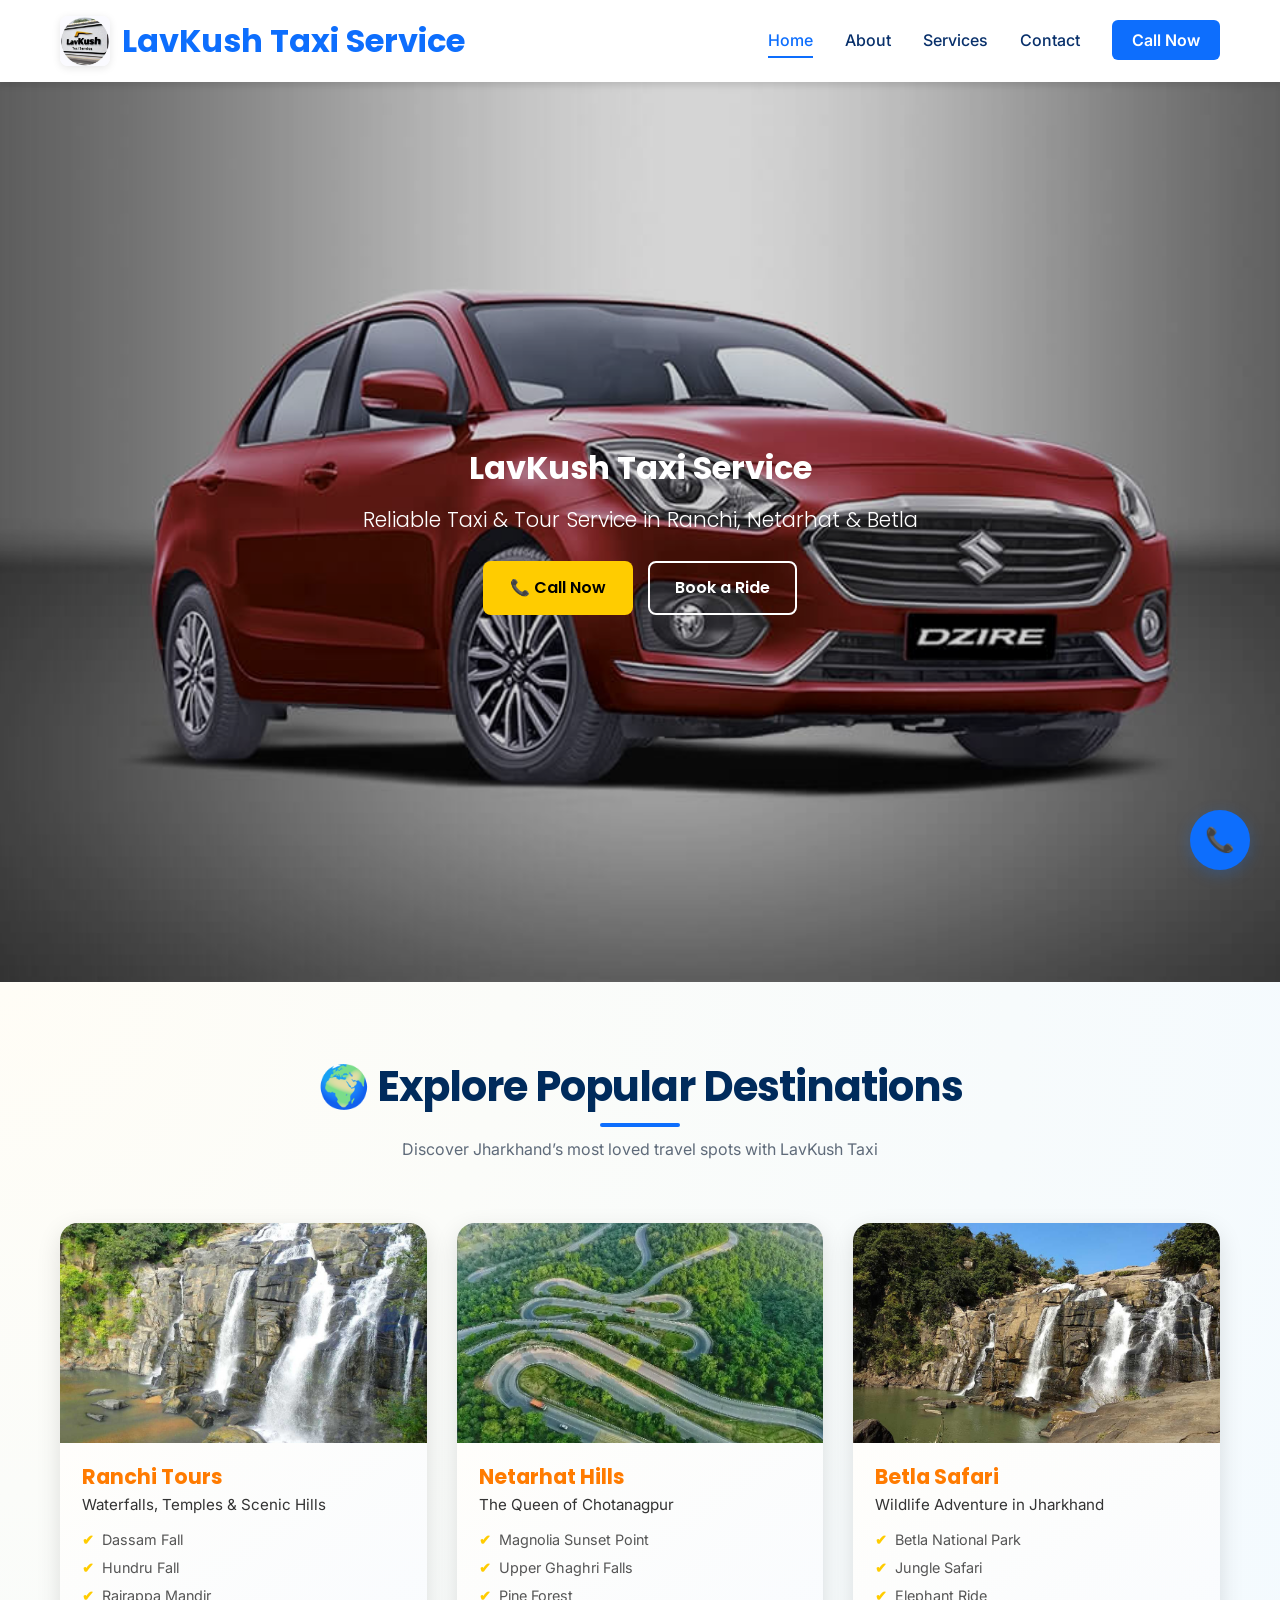
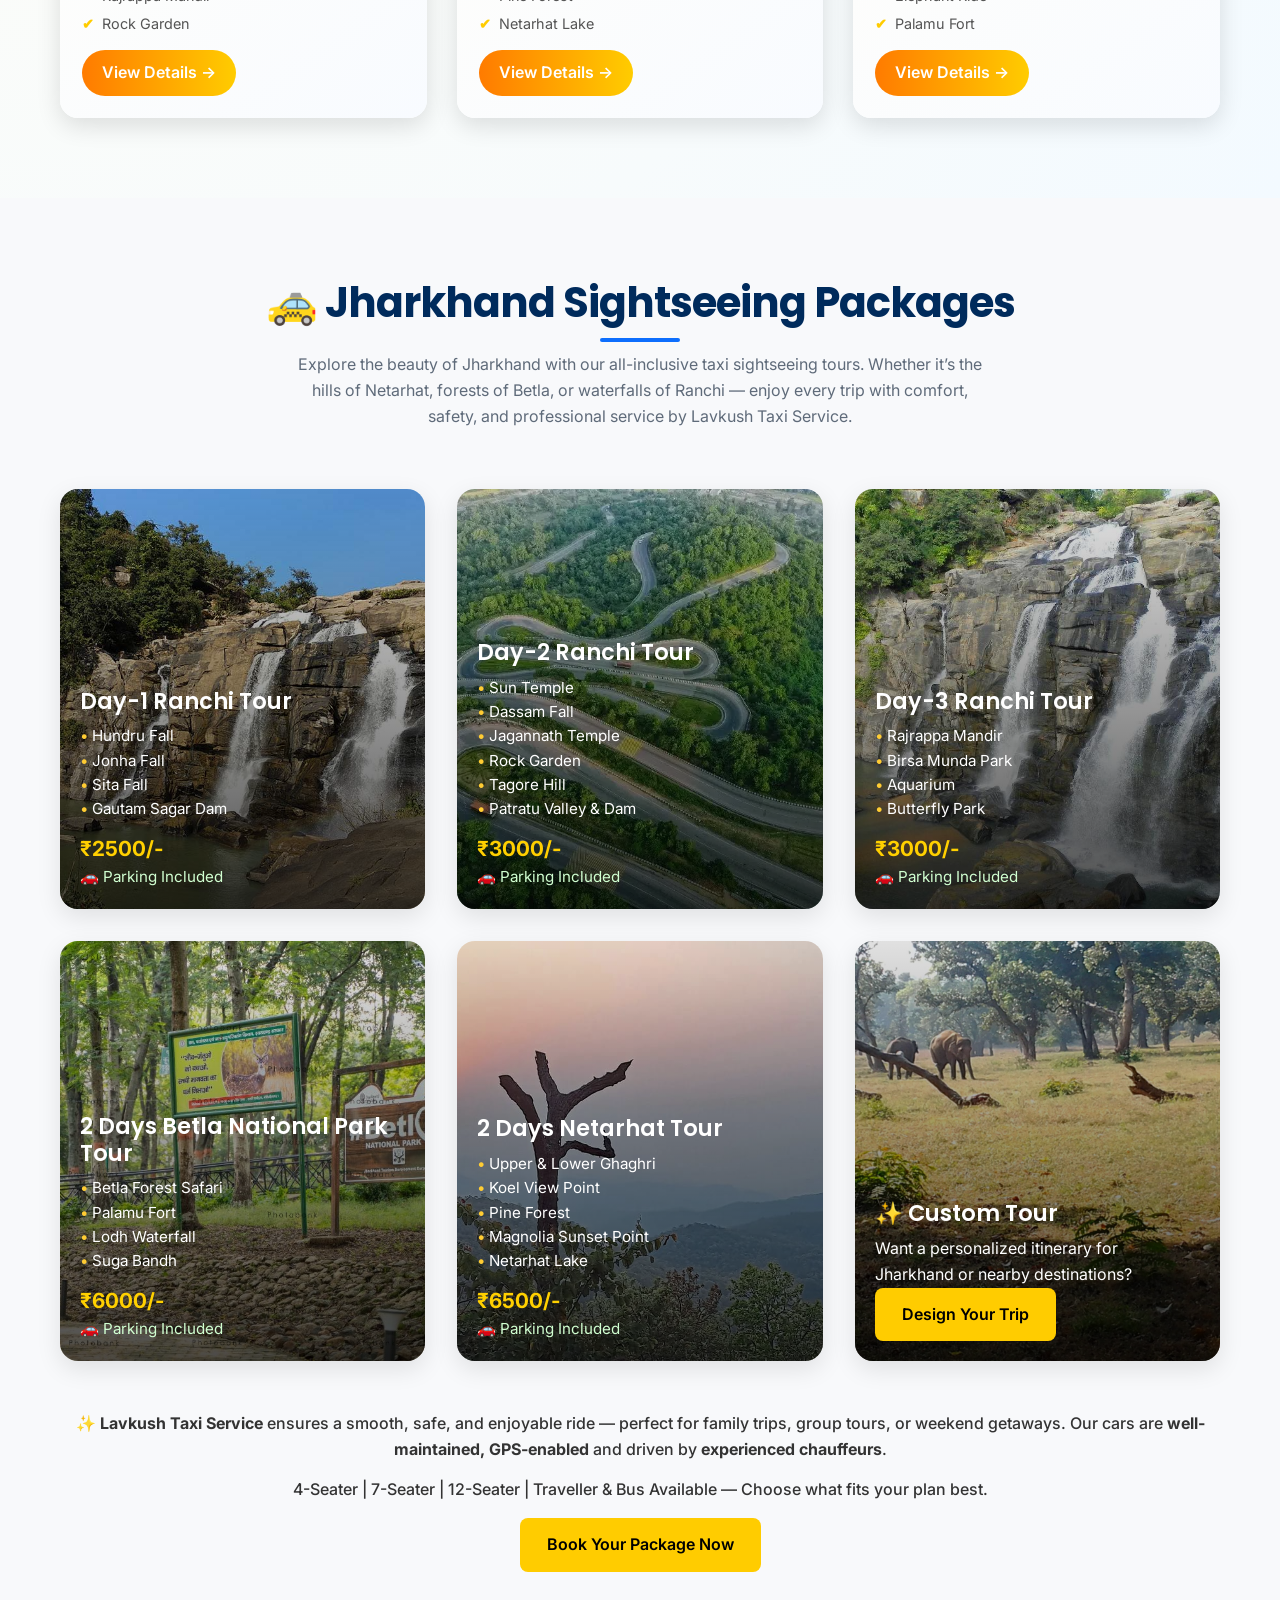
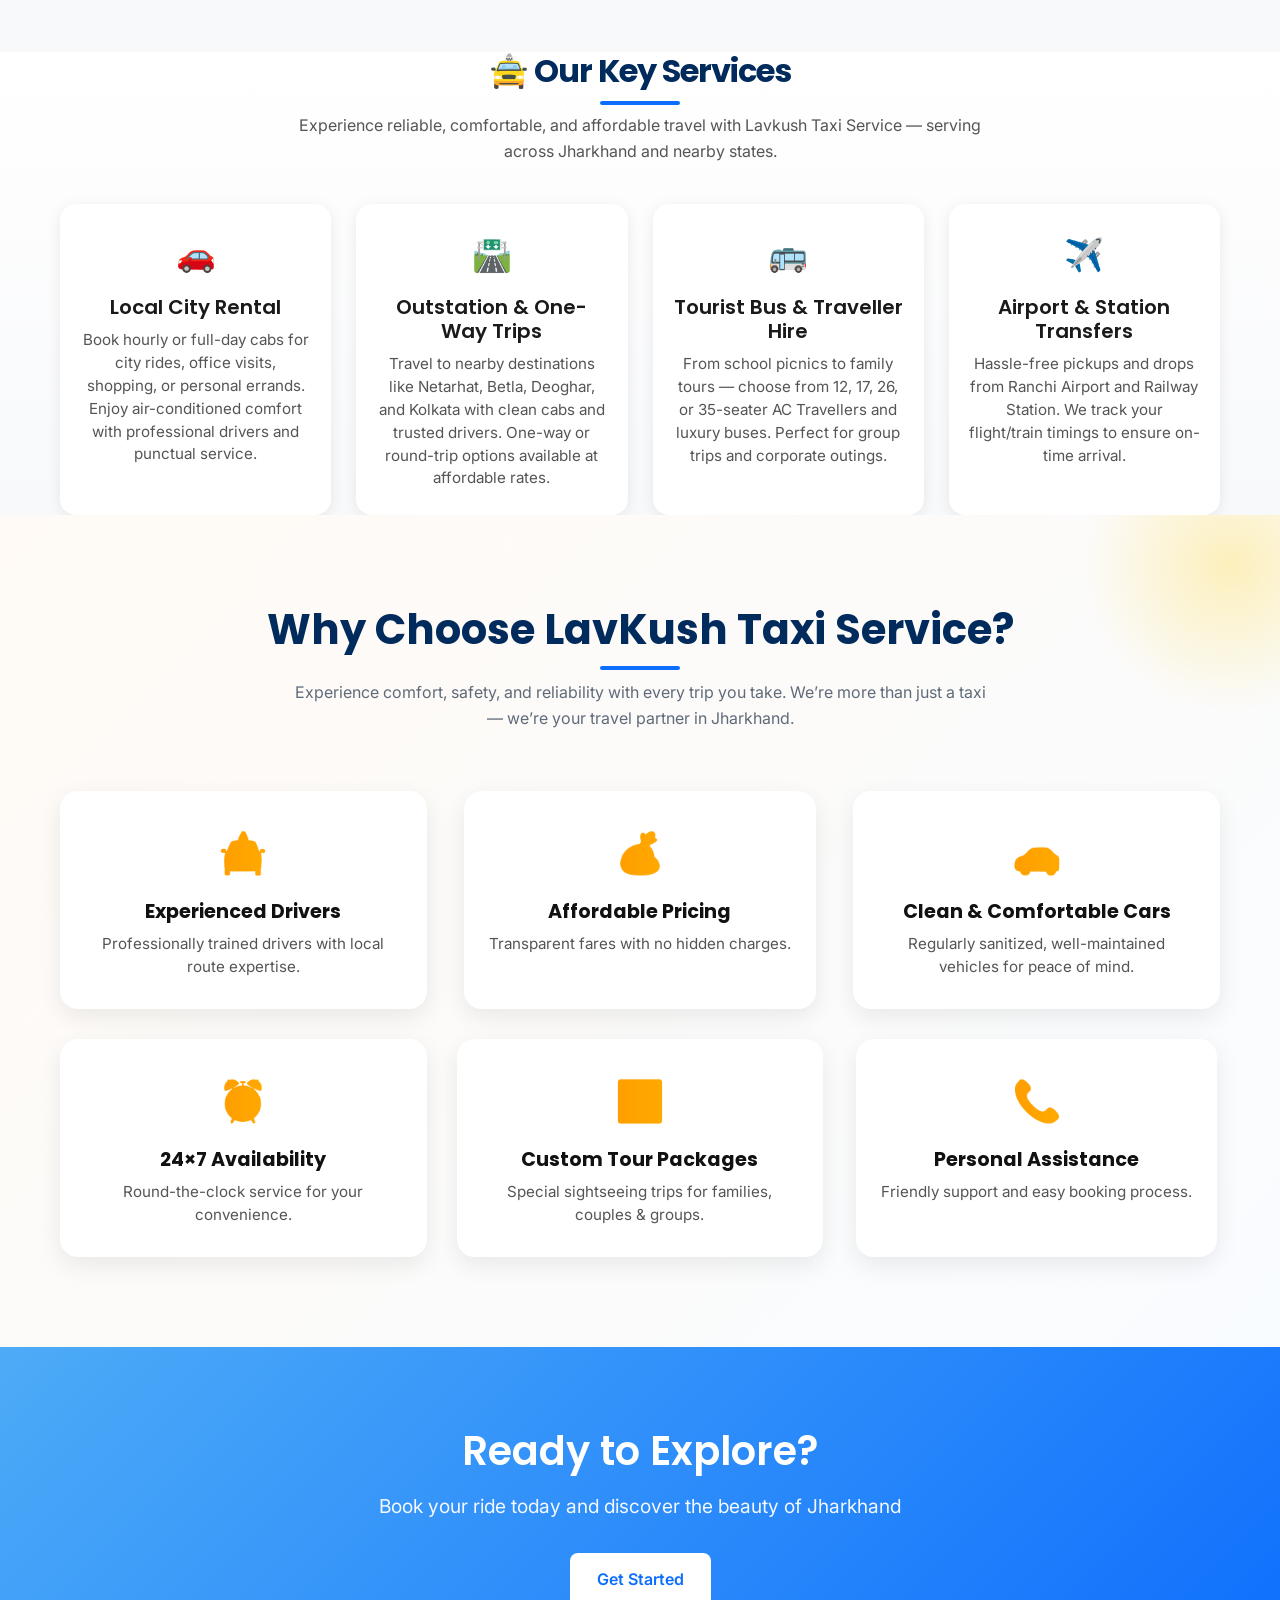
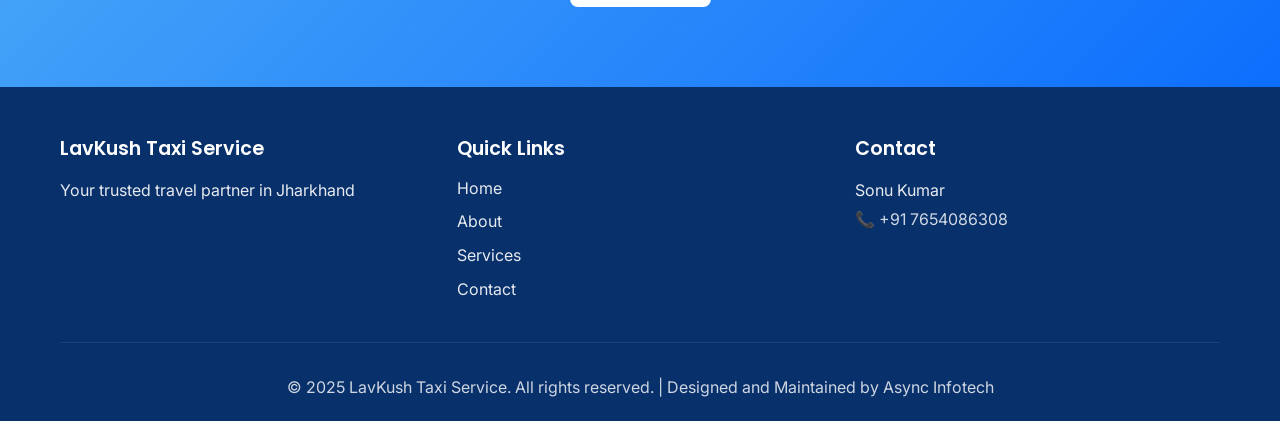
<file: index.html>
<!DOCTYPE html>
<html lang="en">
<head>
  <meta charset="UTF-8" />
  <meta name="viewport" content="width=device-width, initial-scale=1.0" />
<!-- ✅ BASIC SEO META TAGS -->
 <link rel="icon" href="image/Business_Logo.png" type="image/png" />
<title>Lavkush Taxi Service | Best Taxi & Cab Service in Ranchi | Ranchi to Netarhat, Betla, Airport Drop</title>
<meta name="description" content="Lavkush Taxi Service offers affordable and reliable taxi booking in Ranchi. 24x7 cab service to Netarhat, Betla, Patratu, and other Jharkhand destinations. Book online at lavkushtaxiservice.co.in">
<meta name="keywords" content="Ranchi taxi service, Lavkush Taxi, Ranchi cab, Ranchi to Netarhat taxi, airport taxi Ranchi, Jharkhand taxi, cab service Ranchi, Lavkush Ranchi taxi">
<meta name="author" content="Lavkush Taxi Service, Ranchi">
<meta name="robots" content="index, follow">
<meta name="viewport" content="width=device-width, initial-scale=1.0">
<link rel="canonical" href="https://lavkushtaxiservice.co.in/">

  <!-- Favicon -->  
  <meta property="og:title" content="LavKush Taxi Service - Reliable Taxi & Tour Service" />
  <meta property="og:description" content="Professional taxi and tour services in Ranchi, Netarhat, and Betla" />
  <meta property="og:type" content="website" />

<!-- ✅ LOCAL BUSINESS SCHEMA (Boosts Local SEO) -->
<script type="application/ld+json">
{
  "@context": "https://schema.org",
  "@type": "TaxiService",
  "name": "Lavkush Taxi Service",
  "url": "https://lavkushtaxiservice.co.in",
  "logo": "https://lavkushtaxiservice.co.in/image/logo.png",
  "description": "Reliable taxi service, best taxi service in Ranchi for airport, Netarhat, and Jharkhand tours.",
  "telephone": "+91-7654086308",
  "address": {
    "@type": "PostalAddress",
    "streetAddress": "Kishan Singh colony ,gurudwara road",
    "addressLocality": "Ranchi",
    "addressRegion": "Jharkhand",
    "postalCode": "834001",
    "addressCountry": "IN"
  },
  "priceRange": "₹6000,₹7500",
  "openingHours": "Mo-Su 00:00-23:59",
  "sameAs": [
    "https://www.facebook.com/lavkushtaxiservice",
    "https://www.instagram.com/lavkushtaxiservice"
  ]
}
</script>



  <link rel="stylesheet" href="styles.css" />
  <link rel="preconnect" href="https://fonts.googleapis.com" />
  <link rel="preconnect" href="https://fonts.gstatic.com" crossorigin />
  <link
    href="https://fonts.googleapis.com/css2?family=Poppins:wght@300;400;600;700&family=Inter:wght@300;400;500;600&display=swap"
    rel="stylesheet"
  />
</head>
<body>
  <!-- Navigation -->
  <nav class="navbar">
    <div class="container nav-container">
      <div class="nav-brand">
        <img src="image/Business_Logo.png" alt="LavKush Taxi Service Logo" class="brand-logo" />
        <span class="brand-name">LavKush Taxi Service</span>
      </div>
      <button class="hamburger" id="hamburger" aria-label="Toggle menu" aria-expanded="false">
        <span></span><span></span><span></span>
      </button>
      <ul class="nav-menu" id="navMenu">
        <li><a href="index.html" class="nav-link active">Home</a></li>
        <li><a href="about.html" class="nav-link">About</a></li>
        <li><a href="service.html" class="nav-link">Services</a></li>
        <li><a href="contact.html" class="nav-link">Contact</a></li>
        <li><a href="tel:+917654086308" class="nav-link cta-link">Call Now</a></li>
      </ul>
    </div>
  </nav>

  <!-- Hero Section -->
  <main id="main-content">
    <section class="hero-full">
      <div class="hero-overlay"></div>
      <div class="hero-carousel">
        <div class="carousel-track">
          <img src="image/new-dzire-ranchi.jpg" alt="Swift Dzire Ranchi Car Booking" class="carousel-image active" />
          <img src="image/Tata-Winger-ranchi.jpg" alt="Tata Winger Ranchi Car Booking" class="carousel-image" />
          <img src="image/force-traveller-ranchi.jpg" alt="Force Traveller Ranchi Car Booking" class="carousel-image" />
        </div>
      </div>

      <div class="hero-text">
        <h1>LavKush Taxi Service</h1>
        <p>Reliable Taxi & Tour Service in Ranchi, Netarhat & Betla</p>
        <div class="hero-buttons">
          <a href="tel:+917654086308" class="btn btn-primary">📞 Call Now</a>
          <a href="contact.html" class="btn btn-secondary">Book a Ride</a>
        </div>
      </div>
    </section>

   
    <!-- Services Overview -->
    <section class="services-preview modern">
      <div class="container">
        <h2 class="section-title fancy-title">🌍 Explore Popular Destinations</h2>
        <p class="section-subtitle">Discover Jharkhand’s most loved travel spots with LavKush Taxi</p>

        <div class="destination-grid">
          <div class="destination-card">
            <div class="destination-img" style="background-image: url('image/ranchi_tour.jpg')"></div>
            <div class="destination-content">
              <h3>Ranchi Tours</h3>
              <p>Waterfalls, Temples & Scenic Hills</p>
              <ul>
                <li>Dassam Fall</li>
                <li>Hundru Fall</li>
                <li>Rajrappa Mandir</li>
                <li>Rock Garden</li>
              </ul>
              <a href="service.html#ranchi" class="explore-btn">View Details →</a>
            </div>
          </div>

          <div class="destination-card">
            <div class="destination-img" style="background-image: url('image/netarhat_tour.webp')"></div>
            <div class="destination-content">
              <h3>Netarhat Hills</h3>
              <p>The Queen of Chotanagpur</p>
              <ul>
                <li>Magnolia Sunset Point</li>
                <li>Upper Ghaghri Falls</li>
                <li>Pine Forest</li>
                <li>Netarhat Lake</li>
              </ul>
              <a href="service.html#netarhat" class="explore-btn">View Details →</a>
            </div>
          </div>

          <div class="destination-card">
            <div class="destination-img" style="background-image: url('image/betla_tour.jpg')"></div>
            <div class="destination-content">
              <h3>Betla Safari</h3>
              <p>Wildlife Adventure in Jharkhand</p>
              <ul>
                <li>Betla National Park</li>
                <li>Jungle Safari</li>
                <li>Elephant Ride</li>
                <li>Palamu Fort</li>
              </ul>
              <a href="service.html#betla" class="explore-btn">View Details →</a>
            </div>
          </div>
        </div>
      </div>
    </section>

<!-- 🌄 Jharkhand Taxi Packages -->
<section class="ranchi-packages section-padding">
  <div class="container">
    <h2 class="section-title fancy-title">🚕 Jharkhand Sightseeing Packages</h2>
    <p class="section-subtitle">
      Explore the beauty of Jharkhand with our all-inclusive taxi sightseeing tours. 
      Whether it’s the hills of Netarhat, forests of Betla, or waterfalls of Ranchi — 
      enjoy every trip with comfort, safety, and professional service by Lavkush Taxi Service.
    </p>

    <div class="package-wrapper">
      <!-- 1 Day Ranchi -->
      <div class="package-card fade-up" style="background-image: url('image/betla_tour.jpg');">
        <div class="overlay"></div>
        <div class="package-content">
          <h3>Day-1 Ranchi Tour</h3>
          <ul>
            <li>Hundru Fall</li>
            <li>Jonha Fall</li>
            <li>Sita Fall</li>
            <li>Gautam Sagar Dam</li>
          </ul>
          <div class="price-tag">₹2500/-</div>
          <p class="parking">🚗 Parking Included</p>
        </div>
      </div>

      <!-- 2 Days Ranchi -->
      <div class="package-card fade-up fade-delay" style="background-image: url('image/netarhat_tour.webp');">
        <div class="overlay"></div>
        <div class="package-content">
          <h3>Day-2 Ranchi Tour</h3>
          <ul>
            <li>Sun Temple</li>
            <li>Dassam Fall</li>
            <li>Jagannath Temple</li>
            <li>Rock Garden</li>
            <li>Tagore Hill</li>
            <li>Patratu Valley & Dam</li>
          </ul>
          <div class="price-tag">₹3000/-</div>
          <p class="parking">🚗 Parking Included</p>
        </div>
      </div>

      <!-- 3 Days Ranchi -->
      <div class="package-card fade-up fade-delay-2" style="background-image: url('image/ranchi_tour.jpg');">
        <div class="overlay"></div>
        <div class="package-content">
          <h3>Day-3 Ranchi Tour</h3>
          <ul>
            <li>Rajrappa Mandir</li>
            <li>Birsa Munda Park</li>
            <li>Aquarium</li>
            <li>Butterfly Park</li>
          </ul>
          <div class="price-tag">₹3000/-</div>
          <p class="parking">🚗 Parking Included</p>
        </div>
      </div>

      <!-- 2 Days Betla -->
      <div class="package-card fade-up fade-delay-3" style="background-image: url('image/betla1.jpg');">
        <div class="overlay"></div>
        <div class="package-content">
          <h3>2 Days Betla National Park Tour</h3>
          <ul>
            <li>Betla Forest Safari</li>
            <li>Palamu Fort</li>
            <li>Lodh Waterfall</li>
            <li>Suga Bandh</li>
          </ul>
          <div class="price-tag">₹6000/-</div>
          <p class="parking">🚗 Parking Included</p>
        </div>
      </div>

      <!-- 2 Days Netarhat -->
      <div class="package-card fade-up fade-delay-4" style="background-image: url('image/netarhat1.jpg');">
        <div class="overlay"></div>
        <div class="package-content">
          <h3>2 Days Netarhat Tour</h3>
          <ul>
            <li>Upper & Lower Ghaghri</li>
            <li>Koel View Point</li>
            <li>Pine Forest</li>
            <li>Magnolia Sunset Point</li>
            <li>Netarhat Lake</li>
          </ul>
          <div class="price-tag">₹6500/-</div>
          <p class="parking">🚗 Parking Included</p>
        </div>
      </div>

      <!-- Custom Tour -->
      <div class="package-card custom-tour fade-up fade-delay-5" style="background-image: url('image/betla2.jpg');">
        <div class="overlay"></div>
        <div class="package-content">
          <h3>✨ Custom Tour</h3>
          <p>Want a personalized itinerary for Jharkhand or nearby destinations?</p>
          <a href="contact.html" class="btn btn-primary">Design Your Trip</a>
        </div>
      </div>
    </div>

    <div class="package-note">
      <p>
        ✨ <strong>Lavkush Taxi Service</strong> ensures a smooth, safe, and enjoyable ride — 
        perfect for family trips, group tours, or weekend getaways.  
        Our cars are <strong>well-maintained, GPS-enabled</strong> and driven by <strong>experienced chauffeurs</strong>.
      </p>
      <p style="margin-top:10px;">
        4-Seater | 7-Seater | 12-Seater | Traveller & Bus Available — Choose what fits your plan best.
      </p>
      <a href="contact.html" class="btn btn-primary">Book Your Package Now</a>
    </div>
  </div>
</section>





    <!-- 🌟 Our Key Services -->
<section class="key-services section-padding">
  <div class="container">
    <h2 class="section-title fancy-title">🚖 Our Key Services</h2>
    <p class="section-subtitle">
      Experience reliable, comfortable, and affordable travel with Lavkush Taxi Service — serving across Jharkhand and nearby states.
    </p>

    <div class="service-grid">
      <!-- Local Rental -->
      <div class="service-item fade-up">
        <div class="icon-box">🚗</div>
        <h3>Local City Rental</h3>
        <p>
          Book hourly or full-day cabs for city rides, office visits, shopping, or personal errands. 
          Enjoy air-conditioned comfort with professional drivers and punctual service.
        </p>
      </div>

      <!-- Outstation Trips -->
      <div class="service-item fade-up fade-delay">
        <div class="icon-box">🛣️</div>
        <h3>Outstation & One-Way Trips</h3>
        <p>
          Travel to nearby destinations like Netarhat, Betla, Deoghar, and Kolkata with clean cabs and trusted drivers. 
          One-way or round-trip options available at affordable rates.
        </p>
      </div>

      <!-- Group Tours -->
      <div class="service-item fade-up fade-delay-2">
        <div class="icon-box">🚌</div>
        <h3>Tourist Bus & Traveller Hire</h3>
        <p>
          From school picnics to family tours — choose from 12, 17, 26, or 35-seater AC Travellers and luxury buses. 
          Perfect for group trips and corporate outings.
        </p>
      </div>

      <!-- Airport & Station Transfer -->
      <div class="service-item fade-up">
        <div class="icon-box">✈️</div>
        <h3>Airport & Station Transfers</h3>
        <p>
          Hassle-free pickups and drops from Ranchi Airport and Railway Station. 
          We track your flight/train timings to ensure on-time arrival.
        </p>
      </div>

      <!-- Corporate Travel -->
      <!-- <div class="service-item fade-up fade-delay">
        <div class="icon-box">🏢</div>
        <h3>Corporate & Business Travel</h3>
        <p>
          Monthly or daily car hire packages for companies. 
          Maintain punctuality, comfort, and professionalism for your staff and clients.
        </p>
      </div> -->

      <!-- Pilgrimage & Holiday Tours -->
      <!-- <div class="service-item fade-up fade-delay-2">
        <div class="icon-box">🛕</div>
        <h3>Pilgrimage & Holiday Packages</h3>
        <p>
          Visit Deoghar, Parasnath, Rajrappa, and other religious or scenic spots with tailor-made taxi tour packages.
        </p>
      </div> -->
    </div>
  </div>
</section>

    <!-- Why Choose Us -->
    <section class="why-choose-us">
      <div class="container">
        <h2 class="section-title">Why Choose LavKush Taxi Service?</h2>
        <p class="section-subtitle">
          Experience comfort, safety, and reliability with every trip you take.
          We’re more than just a taxi — we’re your travel partner in Jharkhand.
        </p>

        <div class="choose-grid">
          <div class="choose-card fade-in">
            <div class="choose-icon">🚖</div>
            <h3>Experienced Drivers</h3>
            <p>Professionally trained drivers with local route expertise.</p>
          </div>

          <div class="choose-card fade-in fade-in-delay">
            <div class="choose-icon">💰</div>
            <h3>Affordable Pricing</h3>
            <p>Transparent fares with no hidden charges.</p>
          </div>

          <div class="choose-card fade-in fade-in-delay-2">
            <div class="choose-icon">🚗</div>
            <h3>Clean & Comfortable Cars</h3>
            <p>Regularly sanitized, well-maintained vehicles for peace of mind.</p>
          </div>

          <div class="choose-card fade-in fade-in-delay-3">
            <div class="choose-icon">⏰</div>
            <h3>24×7 Availability</h3>
            <p>Round-the-clock service for your convenience.</p>
          </div>

          <div class="choose-card fade-in fade-in-delay-4">
            <div class="choose-icon">🌄</div>
            <h3>Custom Tour Packages</h3>
            <p>Special sightseeing trips for families, couples & groups.</p>
          </div>

          <div class="choose-card fade-in fade-in-delay-5">
            <div class="choose-icon">📞</div>
            <h3>Personal Assistance</h3>
            <p>Friendly support and easy booking process.</p>
          </div>
        </div>
      </div>
    </section>

    
    <!-- CTA Section -->
    <section class="cta-section">
      <div class="container cta-content">
        <h2>Ready to Explore?</h2>
        <p>Book your ride today and discover the beauty of Jharkhand</p>
        <a href="contact.html" class="btn btn-light">Get Started</a>
      </div>
    </section>
  </main>

  <!-- Footer -->
  <footer class="footer">
    <div class="container">
      <div class="footer-content">
        <div class="footer-section">
          <h4>LavKush Taxi Service</h4>
          <p>Your trusted travel partner in Jharkhand</p>
        </div>
        <div class="footer-section">
          <h4>Quick Links</h4>
          <ul>
            <li><a href="index.html">Home</a></li>
            <li><a href="about.html">About</a></li>
            <li><a href="service.html">Services</a></li>
            <li><a href="contact.html">Contact</a></li>
          </ul>
        </div>
        <div class="footer-section">
          <h4>Contact</h4>
          <p>Sonu Kumar</p>
          <p>📞 <a href="tel:+917654086308">+91 7654086308</a></p>
        </div>
      </div>
      <div class="footer-bottom">
        <p>&copy; 2025 LavKush Taxi Service. All rights reserved. | Designed and Maintained by
          <a href="https://asyncinfotech.com" target="_blank">Async Infotech</a></p>
      </div>
    </div>
  </footer>

  <a href="tel:+917654086308" class="floating-call" aria-label="Call now">📞</a>

  <script src="scripts.js"></script>
</body>
</html>
</file>
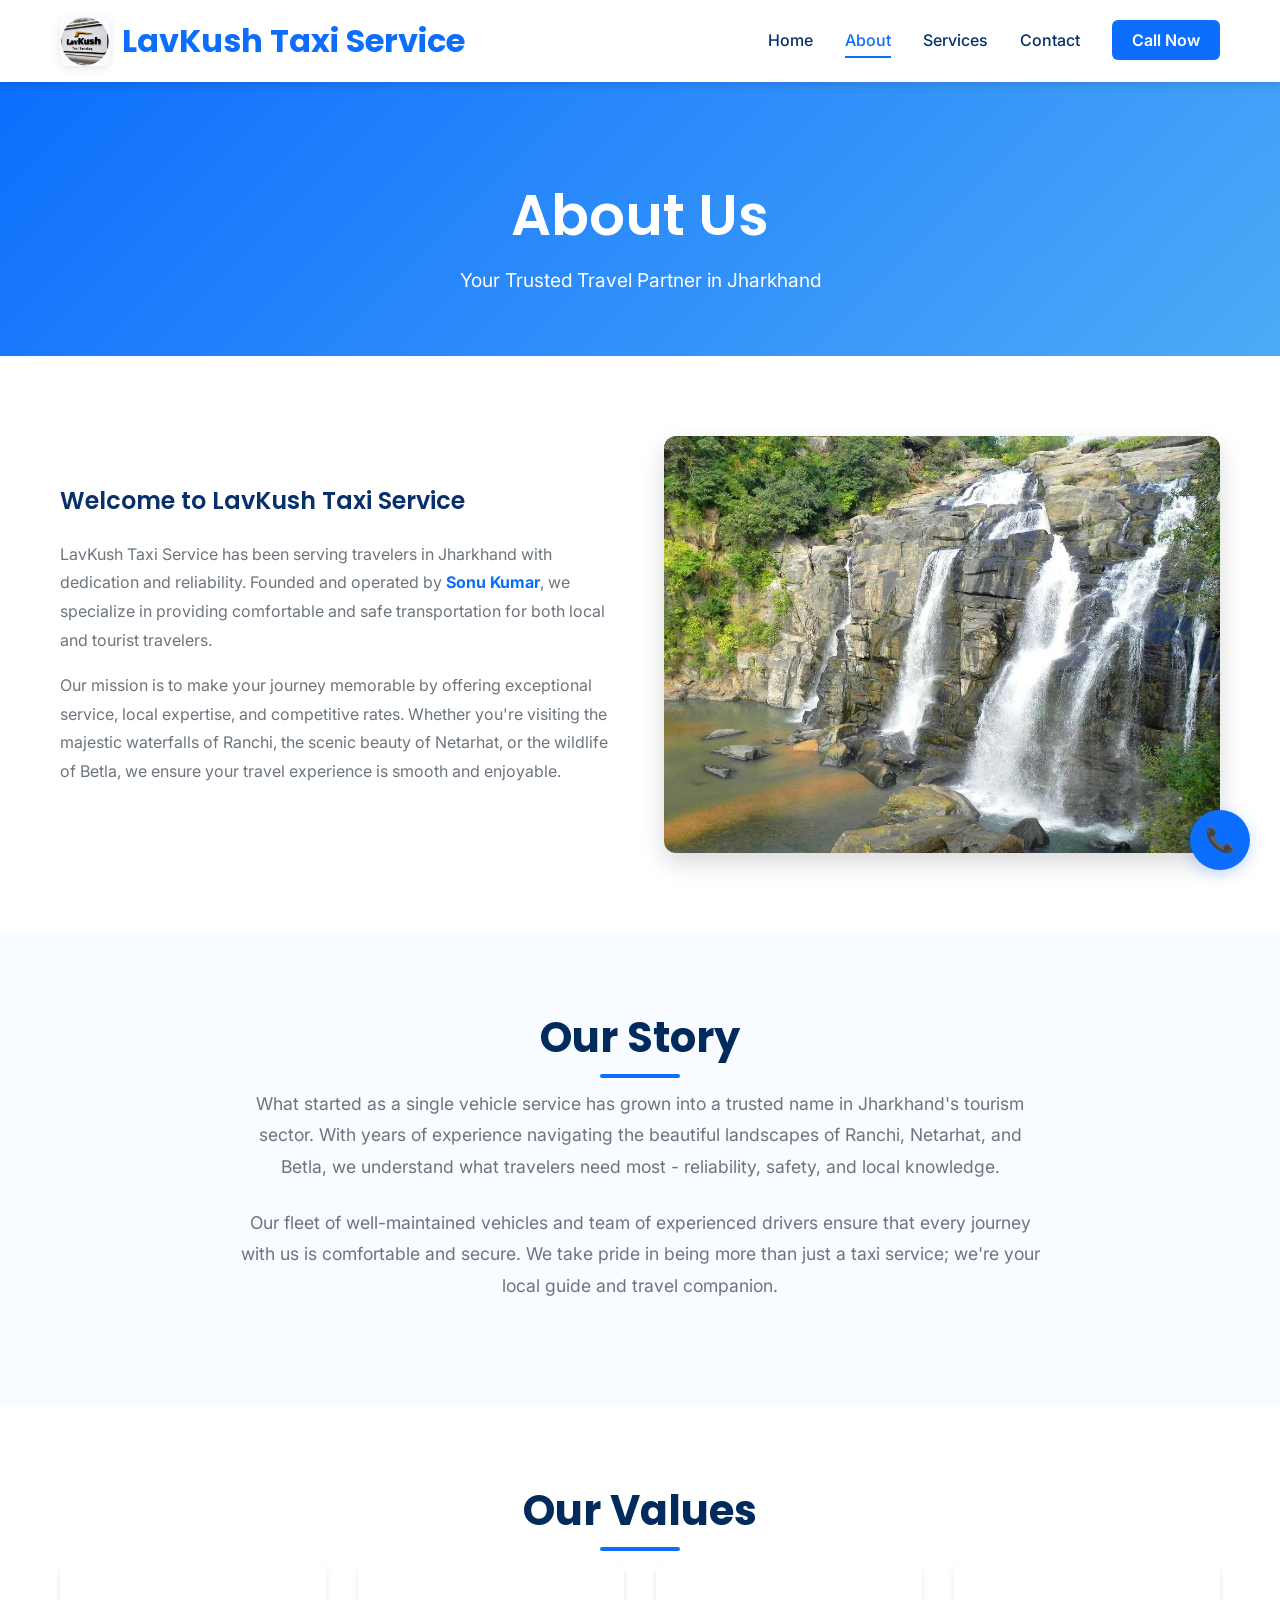
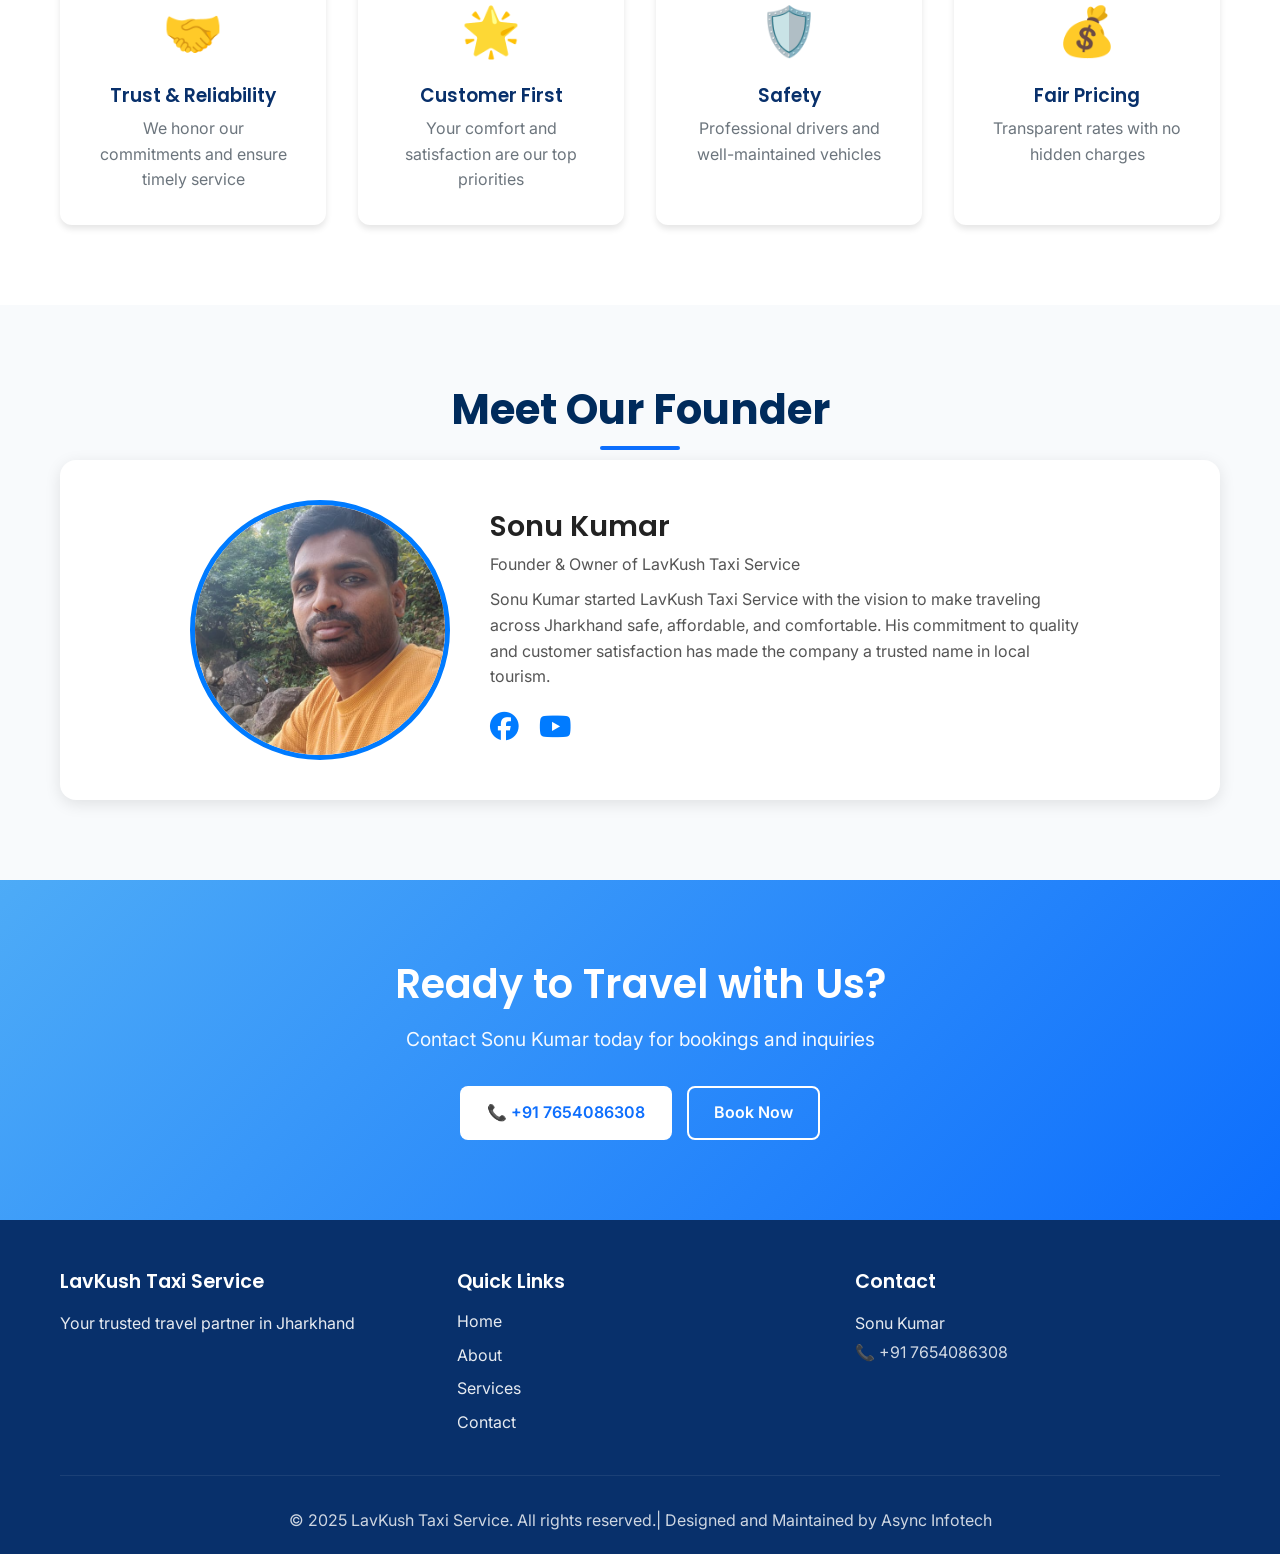
<file: about.html>
<!DOCTYPE html>
<html lang="en">
<head>
    <meta charset="UTF-8">
    <meta name="viewport" content="width=device-width, initial-scale=1.0">
    <!-- Favicon / Logo for browser tab -->
    <link rel="icon" href="image/Business_Logo.png" type="image/png">
    <title>About Us - LavKush Taxi Service</title>
    <meta name="description" content="Learn about LavKush Taxi Service and our commitment to providing excellent taxi and tour services in Jharkhand.">
    <link rel="stylesheet" href="styles.css">
    <link rel="preconnect" href="https://fonts.googleapis.com">
    <link rel="preconnect" href="https://fonts.gstatic.com" crossorigin>
    <link href="https://fonts.googleapis.com/css2?family=Poppins:wght@300;400;600;700&family=Inter:wght@300;400;500;600&display=swap" rel="stylesheet">
    <link rel="stylesheet" href="https://cdnjs.cloudflare.com/ajax/libs/font-awesome/6.5.0/css/all.min.css">

</head>
<body>
    <!-- <a href="#main-content" class="skip-link">Skip to main content</a> -->

    <!-- Navigation -->
    <nav class="navbar">
        <div class="container nav-container">
            <div class="nav-brand">
                <img src="image/Business_Logo.png" alt="LavKush Taxi Service Logo" class="brand-logo">
                <span class="brand-name">LavKush Taxi Service</span>
            </div>
            <button class="hamburger" id="hamburger" aria-label="Toggle menu" aria-expanded="false">
                <span></span>
                <span></span>
                <span></span>
            </button>
            <ul class="nav-menu" id="navMenu">
                <li><a href="index.html" class="nav-link">Home</a></li>
                <li><a href="about.html" class="nav-link active">About</a></li>
                <li><a href="service.html" class="nav-link">Services</a></li>
                <li><a href="contact.html" class="nav-link">Contact</a></li>
                <li><a href="tel:+917654086308" class="nav-link cta-link">Call Now</a></li>
            </ul>
        </div>
    </nav>

    <!-- Page Header -->
    <main id="main-content">
        <section class="page-header">
            <div class="container">
                <h1 class="fade-in">About Us</h1>
                <p class="fade-in-delay">Your Trusted Travel Partner in Jharkhand</p>
            </div>
        </section> 

        <!-- About Content -->
        <section class="about-content">
            <div class="container">
                <div class="about-grid">
                    <div class="about-text slide-in">
                        <h2>Welcome to LavKush Taxi Service</h2>
                        <p>LavKush Taxi Service has been serving travelers in Jharkhand with dedication and reliability. Founded and operated by <strong>Sonu Kumar</strong>, we specialize in providing comfortable and safe transportation for both local and tourist travelers.</p>
                        <p>Our mission is to make your journey memorable by offering exceptional service, local expertise, and competitive rates. Whether you're visiting the majestic waterfalls of Ranchi, the scenic beauty of Netarhat, or the wildlife of Betla, we ensure your travel experience is smooth and enjoyable.</p>
                    </div>
                    <div class="about-image slide-in slide-in-delay">
                        <img src="image/ranchi_tour.jpg" alt="LavKush Taxi Service Business Card" loading="lazy">
                    </div>
                </div>
            </div>
        </section>

        <!-- Our Story -->
        <section class="story-section">
            <div class="container">
                <h2 class="section-title">Our Story</h2>
                <div class="story-content fade-in">
                    <p>What started as a single vehicle service has grown into a trusted name in Jharkhand's tourism sector. With years of experience navigating the beautiful landscapes of Ranchi, Netarhat, and Betla, we understand what travelers need most - reliability, safety, and local knowledge.</p>
                    <p>Our fleet of well-maintained vehicles and team of experienced drivers ensure that every journey with us is comfortable and secure. We take pride in being more than just a taxi service; we're your local guide and travel companion.</p>
                </div>
            </div>
        </section>



        <!-- Values -->
        <section class="values-section">
            <div class="container">
                <h2 class="section-title">Our Values</h2>
                <div class="values-grid">
                    <div class="value-card fade-in">
                        <div class="value-icon">🤝</div>
                        <h3>Trust & Reliability</h3>
                        <p>We honor our commitments and ensure timely service</p>
                    </div>
                    <div class="value-card fade-in fade-in-delay">
                        <div class="value-icon">🌟</div>
                        <h3>Customer First</h3>
                        <p>Your comfort and satisfaction are our top priorities</p>
                    </div>
                    <div class="value-card fade-in fade-in-delay-2">
                        <div class="value-icon">🛡️</div>
                        <h3>Safety</h3>
                        <p>Professional drivers and well-maintained vehicles</p>
                    </div>
                    <div class="value-card fade-in">
                        <div class="value-icon">💰</div>
                        <h3>Fair Pricing</h3>
                        <p>Transparent rates with no hidden charges</p>
                    </div>
                </div>
            </div>
        </section>

                <!-- Owner Section -->
<section class="owner-section">
  <div class="container">
    <h2 class="section-title">Meet Our Founder</h2>
    <div class="owner-card fade-in">
      <div class="owner-image">
        <img src="image/owner_sonu.jpg" alt="Sonu Kumar - Owner of LavKush Taxi Service" loading="lazy">
      </div>
      <div class="owner-info">
        <h3>Sonu Kumar</h3>
        <p>Founder & Owner of LavKush Taxi Service</p>
        <p>Sonu Kumar started LavKush Taxi Service with the vision to make traveling across Jharkhand safe, affordable, and comfortable. His commitment to quality and customer satisfaction has made the company a trusted name in local tourism.</p>
        <div class="owner-social">
          <a href="https://www.facebook.com/share/1MQfvdNV9A/" target="_blank" aria-label="Facebook"><i class="fab fa-facebook"></i></a>
          <a href="https://www.youtube.com/@lavkushtaxiservice" target="_blank" aria-label="YouTube"><i class="fab fa-youtube"></i></a>

        </div>
      </div>
    </div>
  </div>
</section>

        <!-- CTA Section -->
        <section class="cta-section">
            <div class="container cta-content">
                <h2>Ready to Travel with Us?</h2>
                <p>Contact Sonu Kumar today for bookings and inquiries</p>
                <div class="hero-buttons">
                    <a href="tel:+917654086308" class="btn btn-light">📞 +91 7654086308</a>
                    <a href="contact.html" class="btn btn-outline-light">Book Now</a>
                </div>
            </div>
        </section>
    </main>

    <!-- Footer -->
    <footer class="footer">
        <div class="container">
            <div class="footer-content">
                <div class="footer-section">
                    <h4>LavKush Taxi Service</h4>
                    <p>Your trusted travel partner in Jharkhand</p>
                </div>
                <div class="footer-section">
                    <h4>Quick Links</h4>
                    <ul>
                        <li><a href="index.html">Home</a></li>
                        <li><a href="about.html">About</a></li>
                        <li><a href="service.html">Services</a></li>
                        <li><a href="contact.html">Contact</a></li>
                    </ul>
                </div>
                <div class="footer-section">
                    <h4>Contact</h4>
                    <p>Sonu Kumar</p>
                    <p>📞 <a href="tel:+917654086308">+91 7654086308</a></p>
                </div>
            </div>
            <div class="footer-bottom">
                <p>&copy; 2025 LavKush Taxi Service. All rights reserved.| Designed and Maintained by 
        <a href="https://asyncinfotech.com" target="_blank">Async Infotech</a></p>
            </div>
        </div>
    </footer>

    <a href="tel:+917654086308" class="floating-call" aria-label="Call now">📞</a>

    <script src="scripts.js"></script>
</body>
</html>
</file>
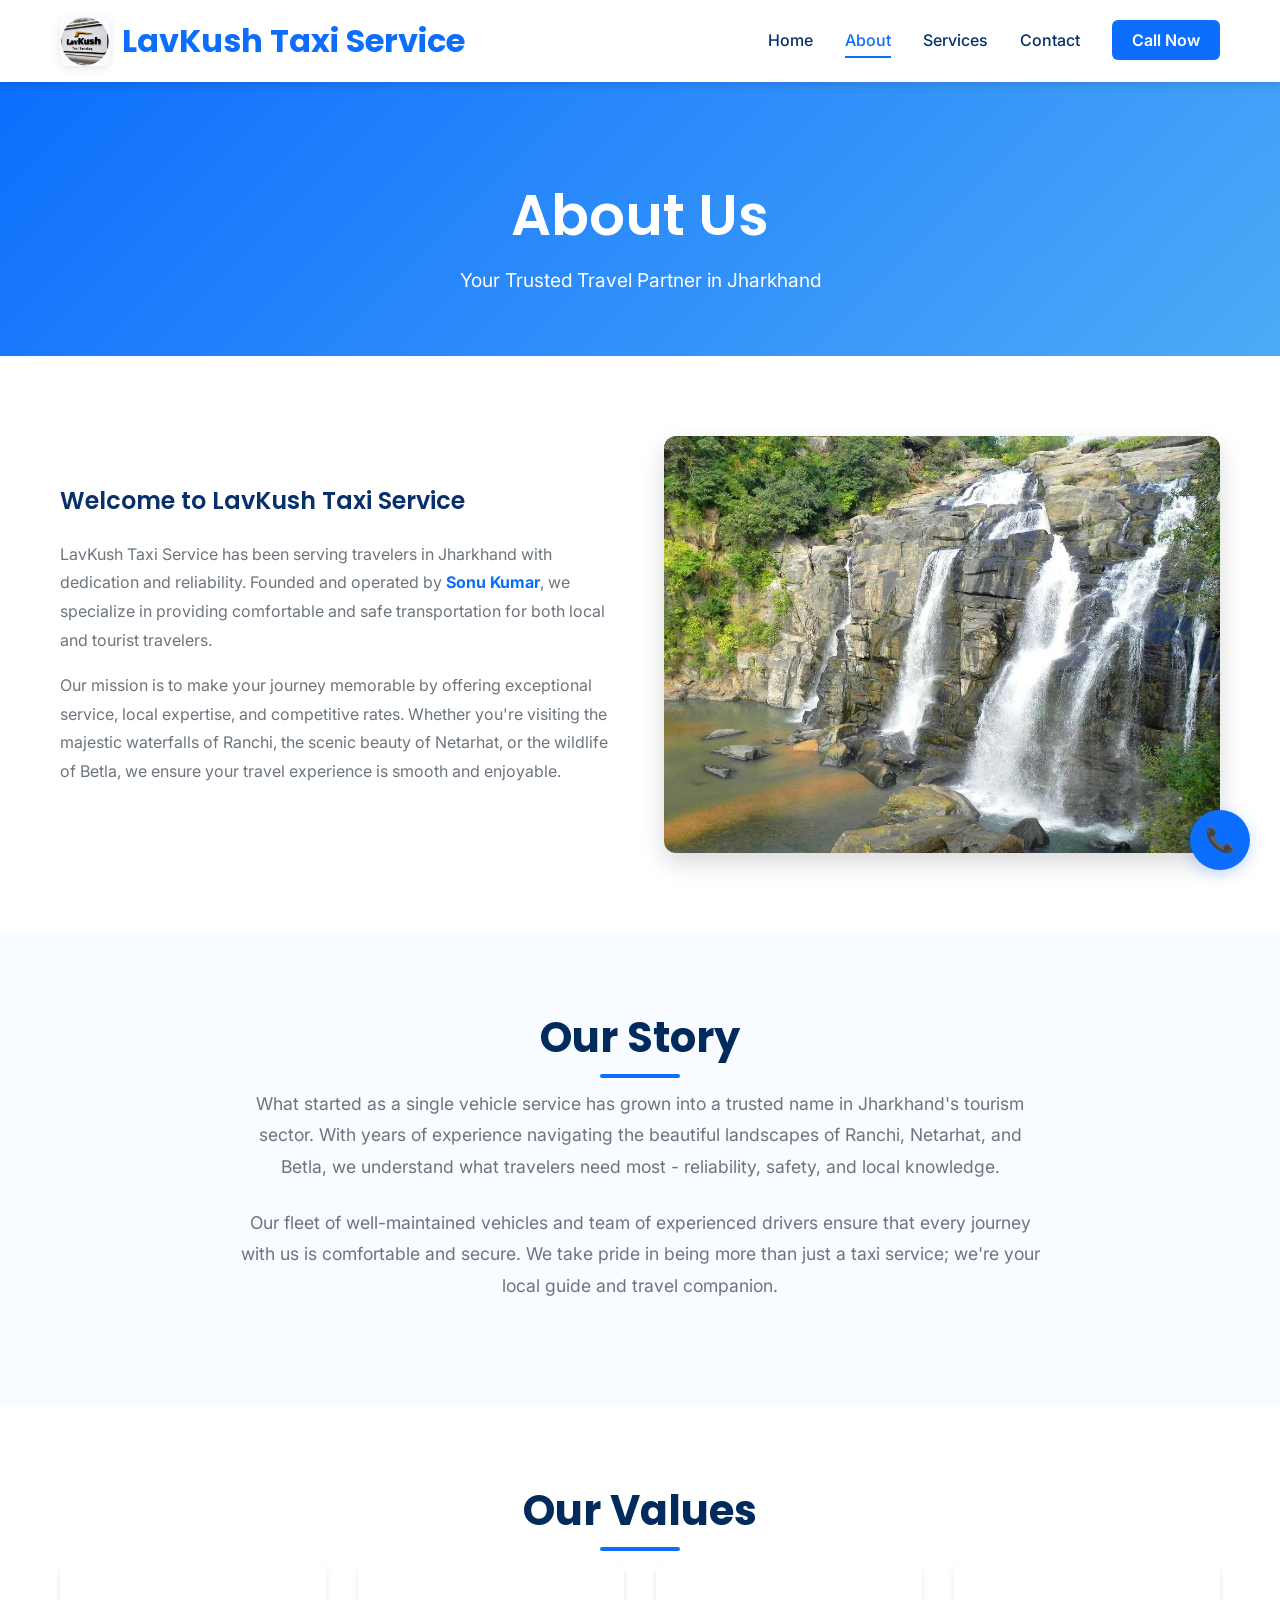
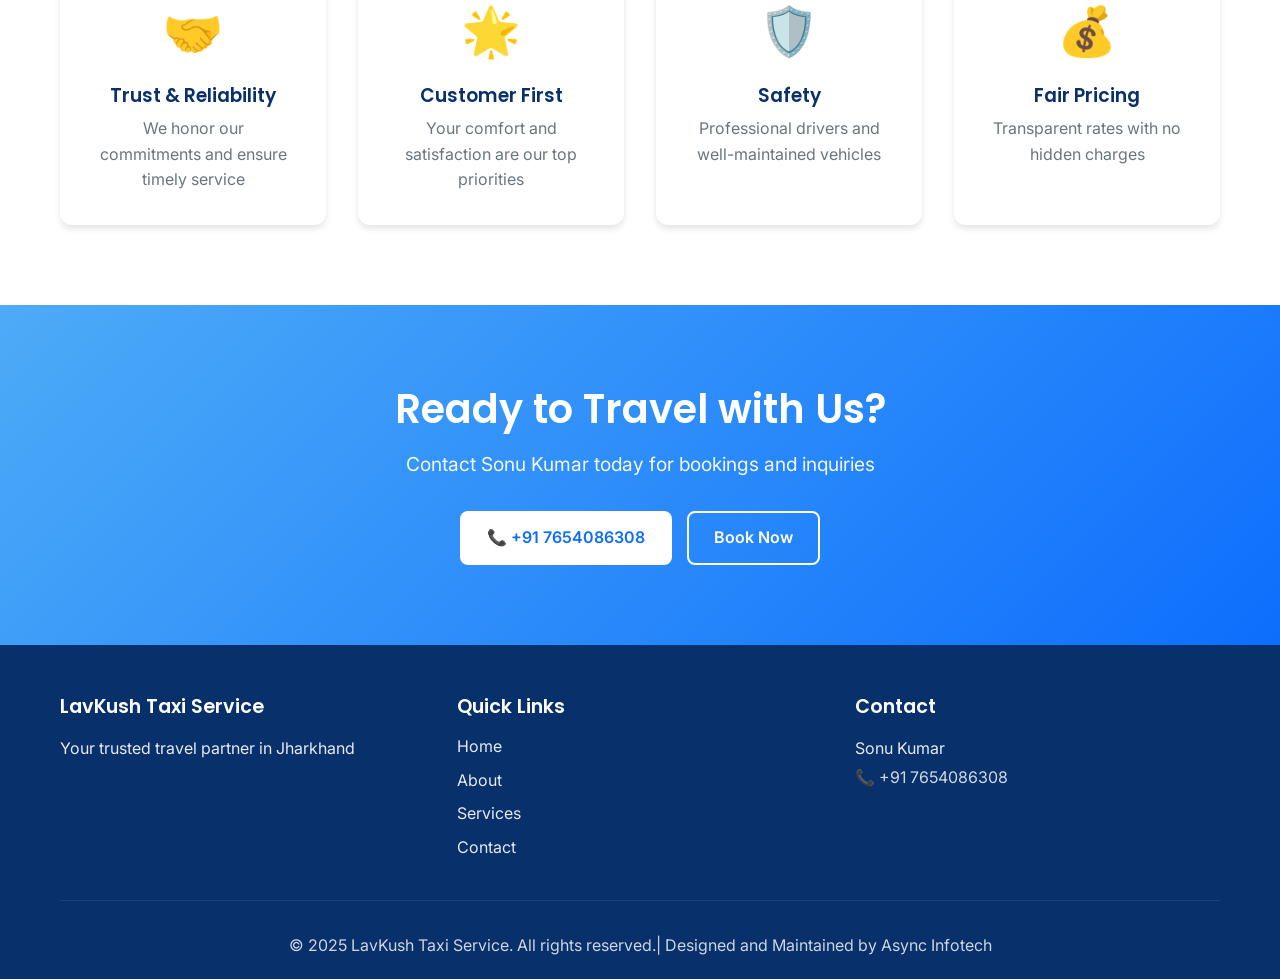
<file: about_123.html>
<!DOCTYPE html>
<html lang="en">
<head>
    <meta charset="UTF-8">
    <meta name="viewport" content="width=device-width, initial-scale=1.0">
    <!-- Favicon / Logo for browser tab -->
    <link rel="icon" href="image/Business_Logo.png" type="image/png">
    <title>About Us - LavKush Taxi Service</title>
    <meta name="description" content="Learn about LavKush Taxi Service and our commitment to providing excellent taxi and tour services in Jharkhand.">
    <link rel="stylesheet" href="styles.css">
    <link rel="preconnect" href="https://fonts.googleapis.com">
    <link rel="preconnect" href="https://fonts.gstatic.com" crossorigin>
    <link href="https://fonts.googleapis.com/css2?family=Poppins:wght@300;400;600;700&family=Inter:wght@300;400;500;600&display=swap" rel="stylesheet">
</head>
<body>
    <!-- <a href="#main-content" class="skip-link">Skip to main content</a> -->

    <!-- Navigation -->
    <nav class="navbar">
        <div class="container nav-container">
            <div class="nav-brand">
                <img src="image/Business_Logo.png" alt="LavKush Taxi Service Logo" class="brand-logo">
                <span class="brand-name">LavKush Taxi Service</span>
            </div>
            <button class="hamburger" id="hamburger" aria-label="Toggle menu" aria-expanded="false">
                <span></span>
                <span></span>
                <span></span>
            </button>
            <ul class="nav-menu" id="navMenu">
                <li><a href="index.html" class="nav-link">Home</a></li>
                <li><a href="about.html" class="nav-link active">About</a></li>
                <li><a href="service.html" class="nav-link">Services</a></li>
                <li><a href="contact.html" class="nav-link">Contact</a></li>
                <li><a href="tel:+917654086308" class="nav-link cta-link">Call Now</a></li>
            </ul>
        </div>
    </nav>

    <!-- Page Header -->
    <main id="main-content">
        <section class="page-header">
            <div class="container">
                <h1 class="fade-in">About Us</h1>
                <p class="fade-in-delay">Your Trusted Travel Partner in Jharkhand</p>
            </div>
        </section> 

        <!-- About Content -->
        <section class="about-content">
            <div class="container">
                <div class="about-grid">
                    <div class="about-text slide-in">
                        <h2>Welcome to LavKush Taxi Service</h2>
                        <p>LavKush Taxi Service has been serving travelers in Jharkhand with dedication and reliability. Founded and operated by <strong>Sonu Kumar</strong>, we specialize in providing comfortable and safe transportation for both local and tourist travelers.</p>
                        <p>Our mission is to make your journey memorable by offering exceptional service, local expertise, and competitive rates. Whether you're visiting the majestic waterfalls of Ranchi, the scenic beauty of Netarhat, or the wildlife of Betla, we ensure your travel experience is smooth and enjoyable.</p>
                    </div>
                    <div class="about-image slide-in slide-in-delay">
                        <img src="image/ranchi_tour.jpg" alt="LavKush Taxi Service Business Card" loading="lazy">
                    </div>
                </div>
            </div>
        </section>

        <!-- Our Story -->
        <section class="story-section">
            <div class="container">
                <h2 class="section-title">Our Story</h2>
                <div class="story-content fade-in">
                    <p>What started as a single vehicle service has grown into a trusted name in Jharkhand's tourism sector. With years of experience navigating the beautiful landscapes of Ranchi, Netarhat, and Betla, we understand what travelers need most - reliability, safety, and local knowledge.</p>
                    <p>Our fleet of well-maintained vehicles and team of experienced drivers ensure that every journey with us is comfortable and secure. We take pride in being more than just a taxi service; we're your local guide and travel companion.</p>
                </div>
            </div>
        </section>

        <!-- Values -->
        <section class="values-section">
            <div class="container">
                <h2 class="section-title">Our Values</h2>
                <div class="values-grid">
                    <div class="value-card fade-in">
                        <div class="value-icon">🤝</div>
                        <h3>Trust & Reliability</h3>
                        <p>We honor our commitments and ensure timely service</p>
                    </div>
                    <div class="value-card fade-in fade-in-delay">
                        <div class="value-icon">🌟</div>
                        <h3>Customer First</h3>
                        <p>Your comfort and satisfaction are our top priorities</p>
                    </div>
                    <div class="value-card fade-in fade-in-delay-2">
                        <div class="value-icon">🛡️</div>
                        <h3>Safety</h3>
                        <p>Professional drivers and well-maintained vehicles</p>
                    </div>
                    <div class="value-card fade-in">
                        <div class="value-icon">💰</div>
                        <h3>Fair Pricing</h3>
                        <p>Transparent rates with no hidden charges</p>
                    </div>
                </div>
            </div>
        </section>

        <!-- CTA Section -->
        <section class="cta-section">
            <div class="container cta-content">
                <h2>Ready to Travel with Us?</h2>
                <p>Contact Sonu Kumar today for bookings and inquiries</p>
                <div class="hero-buttons">
                    <a href="tel:+917654086308" class="btn btn-light">📞 +91 7654086308</a>
                    <a href="contact.html" class="btn btn-outline-light">Book Now</a>
                </div>
            </div>
        </section>
    </main>

    <!-- Footer -->
    <footer class="footer">
        <div class="container">
            <div class="footer-content">
                <div class="footer-section">
                    <h4>LavKush Taxi Service</h4>
                    <p>Your trusted travel partner in Jharkhand</p>
                </div>
                <div class="footer-section">
                    <h4>Quick Links</h4>
                    <ul>
                        <li><a href="index.html">Home</a></li>
                        <li><a href="about.html">About</a></li>
                        <li><a href="service.html">Services</a></li>
                        <li><a href="contact.html">Contact</a></li>
                    </ul>
                </div>
                <div class="footer-section">
                    <h4>Contact</h4>
                    <p>Sonu Kumar</p>
                    <p>📞 <a href="tel:+917654086308">+91 7654086308</a></p>
                </div>
            </div>
            <div class="footer-bottom">
                <p>&copy; 2025 LavKush Taxi Service. All rights reserved.| Designed and Maintained by 
        <a href="https://asyncinfotech.com" target="_blank">Async Infotech</a></p>
            </div>
        </div>
    </footer>

    <a href="tel:+917654086308" class="floating-call" aria-label="Call now">📞</a>

    <script src="scripts.js"></script>
</body>
</html>
</file>
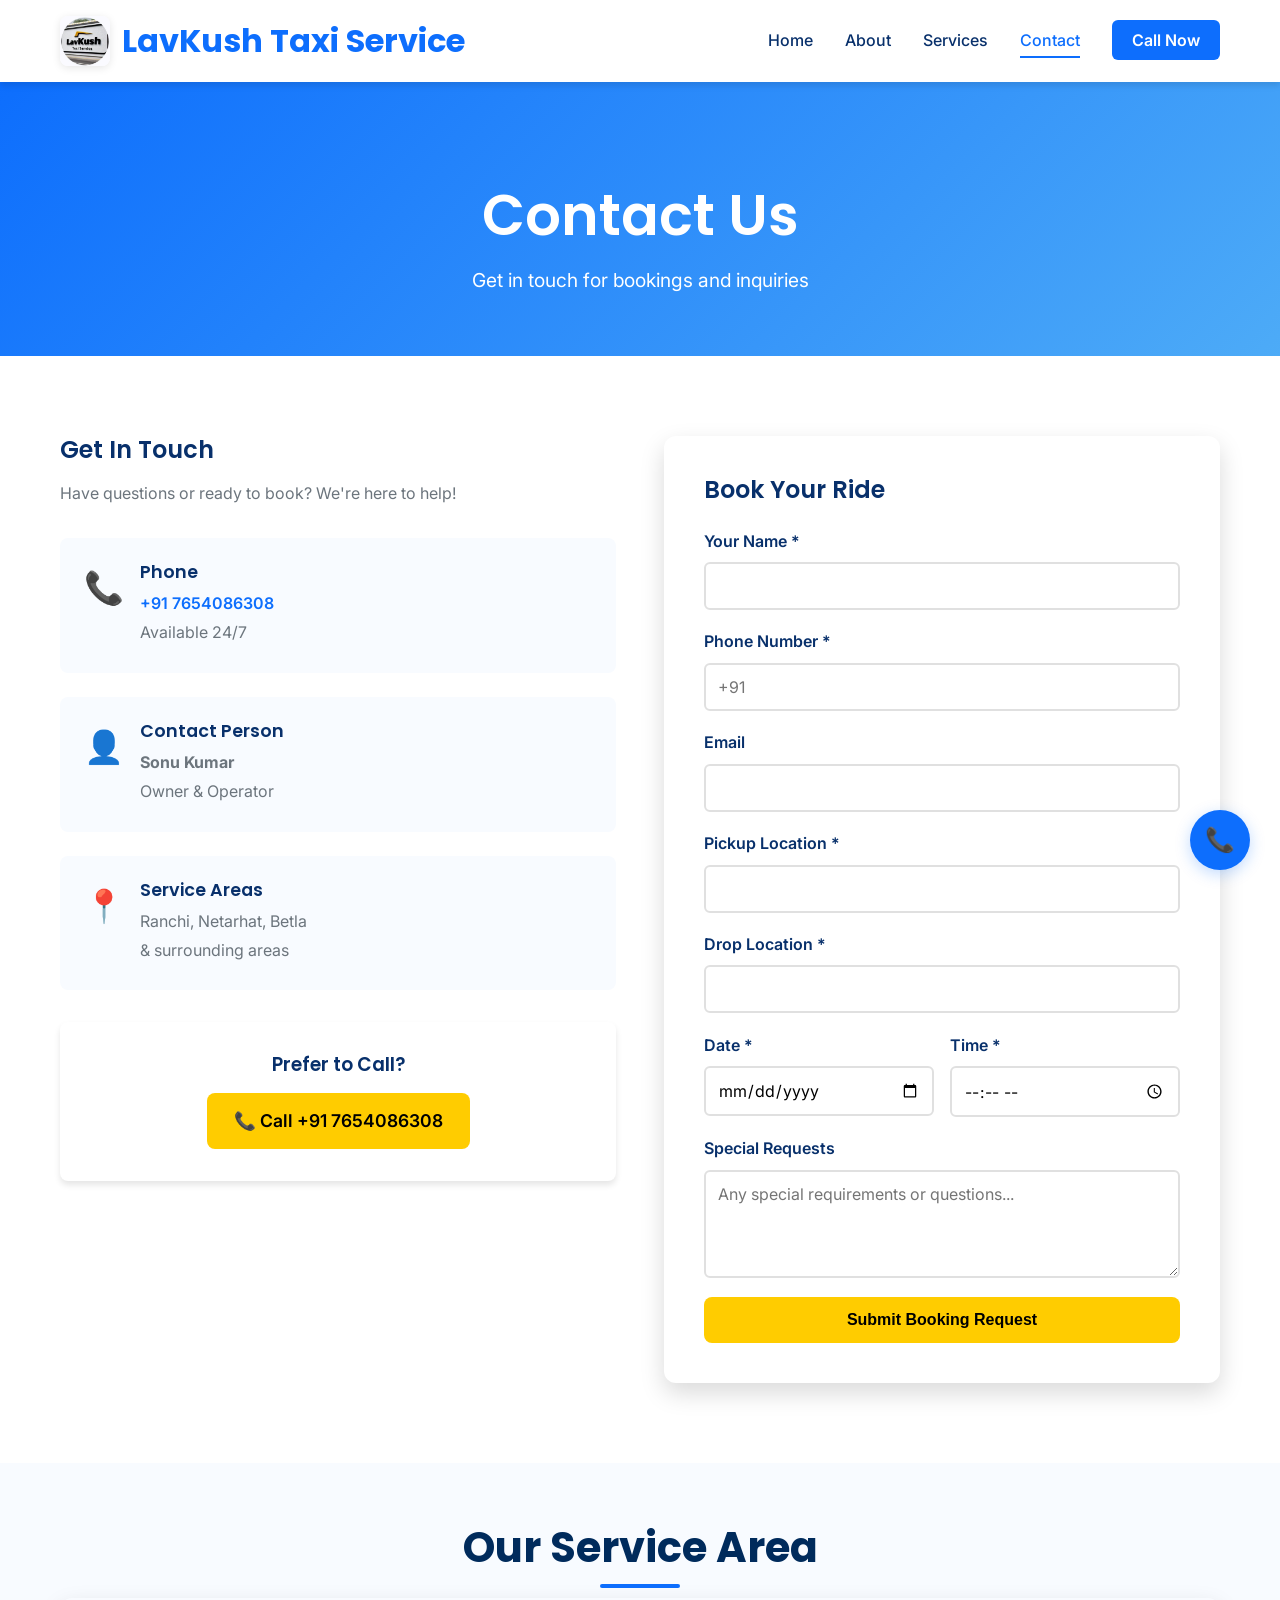
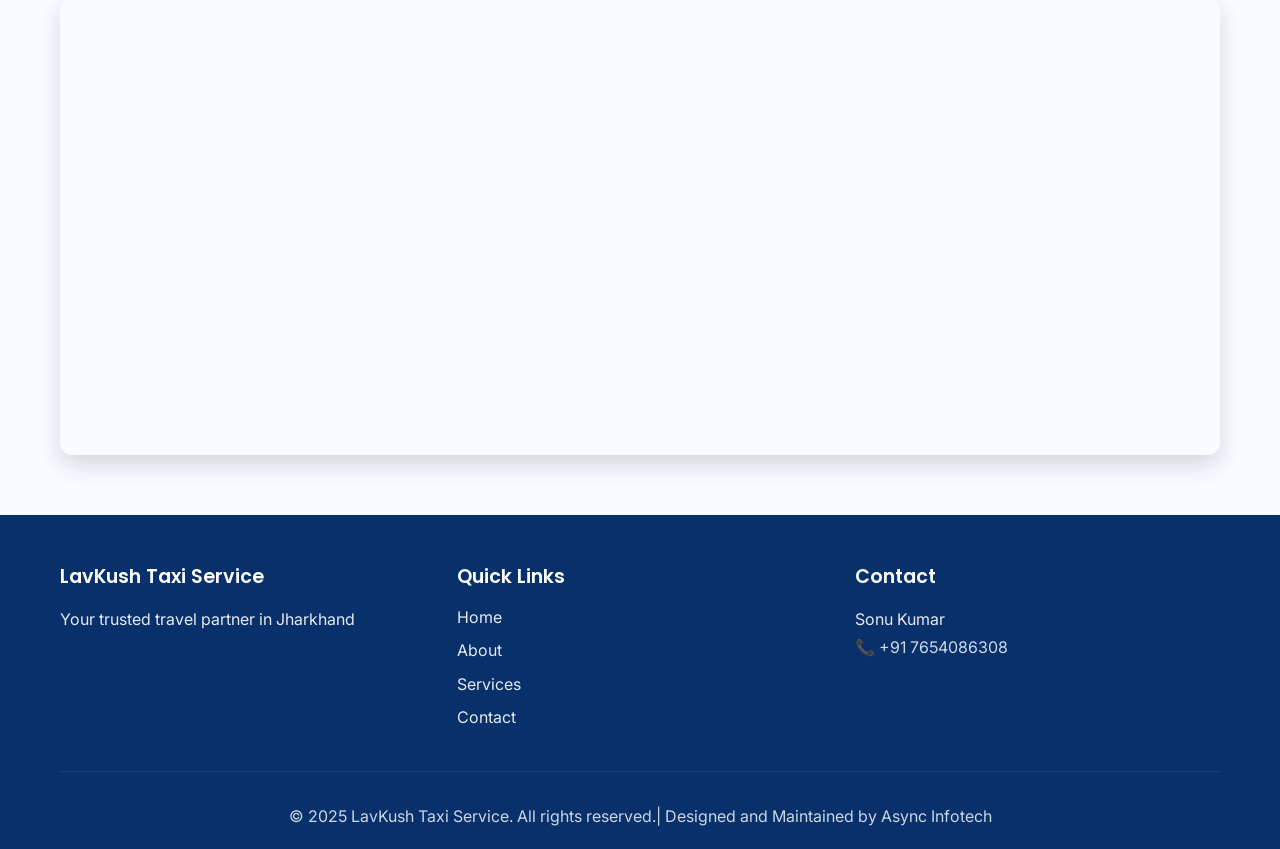
<file: contact.html>
<!DOCTYPE html>
<html lang="en">
<head>
    <meta charset="UTF-8">
    <meta name="viewport" content="width=device-width, initial-scale=1.0">
    <!-- Favicon / Logo for browser tab -->
    <link rel="icon" href="image/Business_Logo.png" type="image/png">
    <title>Contact Us - LavKush Taxi Service</title>
    <meta name="description" content="Contact LavKush Taxi Service for bookings. Call Sonu Kumar at +91 7654086308 or use our online booking form.">
    <link rel="stylesheet" href="styles.css">
    <link rel="preconnect" href="https://fonts.googleapis.com">
    <link rel="preconnect" href="https://fonts.gstatic.com" crossorigin>
    <link href="https://fonts.googleapis.com/css2?family=Poppins:wght@300;400;600;700&family=Inter:wght@300;400;500;600&display=swap" rel="stylesheet">
</head>
<body>
    <!-- <a href="#main-content" class="skip-link">Skip to main content</a> -->

    <!-- Navigation -->
    <nav class="navbar">
        <div class="container nav-container">
            <div class="nav-brand">
                <img src="image/Business_Logo.png" alt="LavKush Taxi Service Logo" class="brand-logo">
                <span class="brand-name">LavKush Taxi Service</span>
            </div>
            <button class="hamburger" id="hamburger" aria-label="Toggle menu" aria-expanded="false">
                <span></span>
                <span></span>
                <span></span>
            </button>
            <ul class="nav-menu" id="navMenu">
                <li><a href="index.html" class="nav-link">Home</a></li>
                <li><a href="about.html" class="nav-link">About</a></li>
                <li><a href="service.html" class="nav-link">Services</a></li>
                <li><a href="contact.html" class="nav-link active">Contact</a></li>
                <li><a href="tel:+917654086308" class="nav-link cta-link">Call Now</a></li>
            </ul>
        </div>
    </nav>

    <!-- Page Header -->
    <main id="main-content">
        <section class="page-header">
            <div class="container">
                <h1 class="fade-in">Contact Us</h1>
                <p class="fade-in-delay">Get in touch for bookings and inquiries</p>
            </div>
        </section>

        <!-- Contact Section -->
        <section class="contact-section">
            <div class="container">
                <div class="contact-grid">
                    <!-- Contact Info -->
                    <div class="contact-info slide-in">
                        <h2>Get In Touch</h2>
                        <p>Have questions or ready to book? We're here to help!</p>
                        
                        <div class="contact-methods">
                            <div class="contact-method">
                                <div class="contact-icon">📞</div>
                                <div>
                                    <h3>Phone</h3>
                                    <a href="tel:+917654086308">+91 7654086308</a>
                                    <p>Available 24/7</p>
                                </div>
                            </div>

                            <div class="contact-method">
                                <div class="contact-icon">👤</div>
                                <div>
                                    <h3>Contact Person</h3>
                                    <p><strong>Sonu Kumar</strong></p>
                                    <p>Owner & Operator</p>
                                </div>
                            </div>

                            <div class="contact-method">
                                <div class="contact-icon">📍</div>
                                <div>
                                    <h3>Service Areas</h3>
                                    <p>Ranchi, Netarhat, Betla</p>
                                    <p>& surrounding areas</p>
                                </div>
                            </div>
                        </div>

                        <div class="quick-call-section">
                            <h3>Prefer to Call?</h3>
                            <a href="tel:+917654086308" class="btn btn-primary btn-large">📞 Call +91 7654086308</a>
                        </div>
                    </div>

                    <!-- Booking Form -->
                    <div class="contact-form-container slide-in slide-in-delay">
                        <h2>Book Your Ride</h2>
                        <form id="bookingForm" class="booking-form">
                            <div class="form-group">
                                <label for="name">Your Name *</label>
                                <input type="text" id="name" name="name" required aria-required="true">
                            </div>

                            <div class="form-group">
                                <label for="phone">Phone Number *</label>
                                <input type="tel" id="phone" name="phone" placeholder="+91" required aria-required="true">
                            </div>

                            <div class="form-group">
                                <label for="email">Email</label>
                                <input type="email" id="email" name="email">
                            </div>

                            <div class="form-group">
                                <label for="pickup">Pickup Location *</label>
                                <input type="text" id="pickup" name="pickup" required aria-required="true">
                            </div>

                            <div class="form-group">
                                <label for="drop">Drop Location *</label>
                                <input type="text" id="drop" name="drop" required aria-required="true">
                            </div>

                            <div class="form-row">
                                <div class="form-group">
                                    <label for="date">Date *</label>
                                    <input type="date" id="date" name="date" required aria-required="true">
                                </div>

                                <div class="form-group">
                                    <label for="time">Time *</label>
                                    <input type="time" id="time" name="time" required aria-required="true">
                                </div>
                            </div>

                            <div class="form-group">
                                <label for="message">Special Requests</label>
                                <textarea id="message" name="message" rows="4" placeholder="Any special requirements or questions..."></textarea>
                            </div>

                            <button type="submit" class="btn btn-primary btn-block">Submit Booking Request</button>
                            
                            <div id="formMessage" class="form-message" role="alert" aria-live="polite"></div>
                        </form>
                    </div>
                </div>
            </div>
        </section>

        <!-- Map Section -->
        <section class="map-section">
            <div class="container">
                <h2 class="section-title">Our Service Area</h2>
                <div class="map-container fade-in">
                    <iframe 
                        src="https://www.google.com/maps/embed?pb=!1m18!1m12!1m3!1d117925.21689097592!2d85.23908124335936!3d23.343031000000004!2m3!1f0!2f0!3f0!3m2!1i1024!2i768!4f13.1!3m3!1m2!1s0x39f4e104aa5db7dd%3A0xdc09d49d6899f43e!2sRanchi%2C%20Jharkhand!5e0!3m2!1sen!2sin!4v1234567890123!5m2!1sen!2sin" 
                        width="100%" 
                        height="450" 
                        style="border:0;" 
                        allowfullscreen="" 
                        loading="lazy" 
                        referrerpolicy="no-referrer-when-downgrade"
                        title="LavKush Taxi Service location map">
                    </iframe>
                </div>
            </div>
        </section>
    </main>

    <!-- Footer -->
    <footer class="footer">
        <div class="container">
            <div class="footer-content">
                <div class="footer-section">
                    <h4>LavKush Taxi Service</h4>
                    <p>Your trusted travel partner in Jharkhand</p>
                </div>
                <div class="footer-section">
                    <h4>Quick Links</h4>
                    <ul>
                        <li><a href="index.html">Home</a></li>
                        <li><a href="about.html">About</a></li>
                        <li><a href="service.html">Services</a></li>
                        <li><a href="contact.html">Contact</a></li>
                    </ul>
                </div>
                <div class="footer-section">
                    <h4>Contact</h4>
                    <p>Sonu Kumar</p>
                    <p>📞 <a href="tel:+917654086308">+91 7654086308</a></p>
                </div>
            </div>
            <div class="footer-bottom">
                <p>&copy; 2025 LavKush Taxi Service. All rights reserved.| Designed and Maintained by 
        <a href="https://asyncinfotech.com" target="_blank">Async Infotech</a></p>
            </div>
        </div>
    </footer>

    <a href="tel:+917654086308" class="floating-call" aria-label="Call now">📞</a>

    <script src="scripts.js"></script>
</body>
</html>
</file>
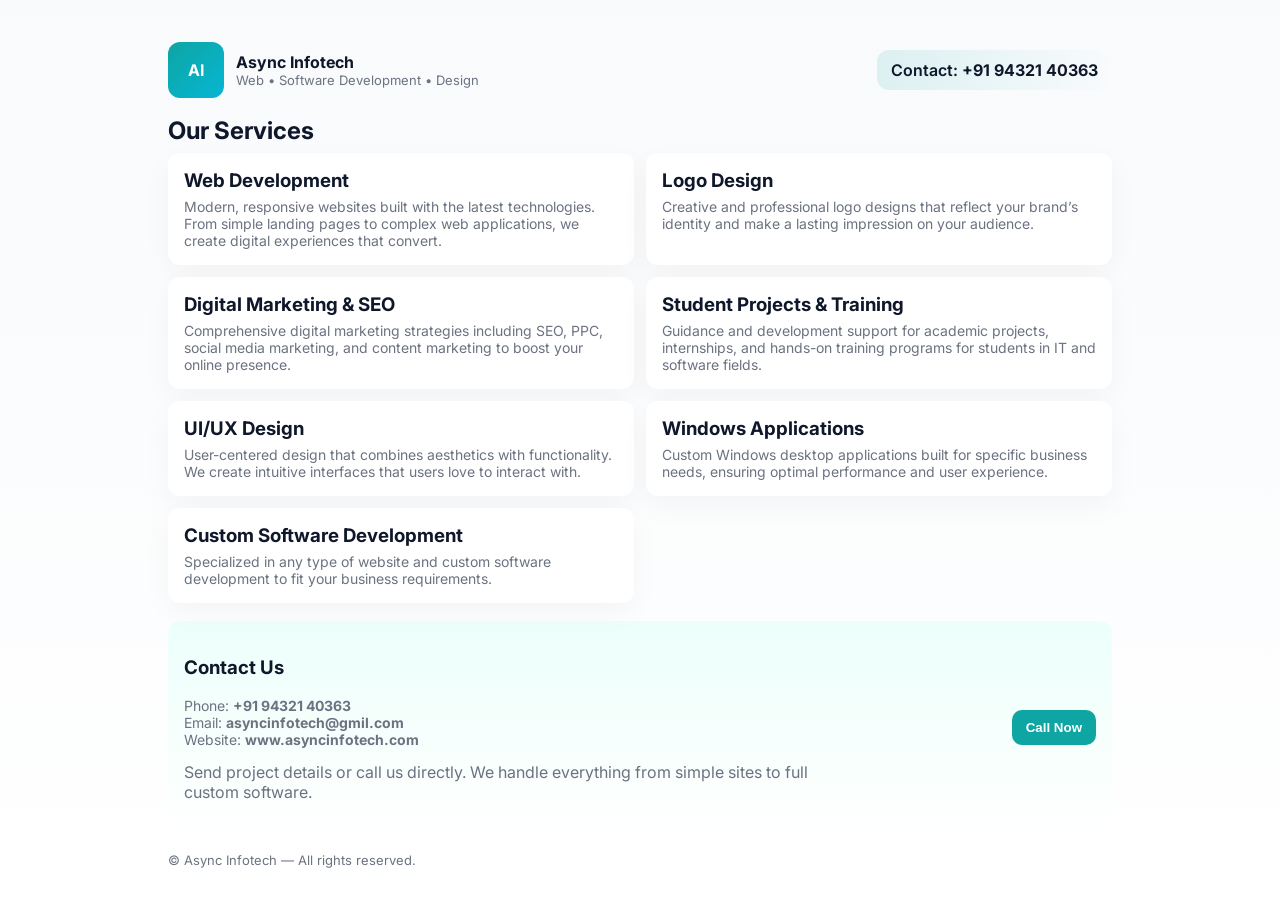
<file: demo_site_index.html>
<!doctype html>
<html lang="en">
<head>
  <meta charset="utf-8" />
  <meta name="viewport" content="width=device-width,initial-scale=1" />
  <title>Async Infotech — Services</title>
  <meta name="description" content="Async Infotech - services and contact" />
  <link rel="preconnect" href="https://fonts.googleapis.com">
  <link rel="preconnect" href="https://fonts.gstatic.com" crossorigin>
  <link href="https://fonts.googleapis.com/css2?family=Inter:wght@300;400;600;700&display=swap" rel="stylesheet">
  <style>
    :root{--accent:#0ea5a3;--dark:#0f172a;--muted:#6b7280}
    *{box-sizing:border-box}
    body{margin:0;font-family:Inter,system-ui,Roboto,Arial;background:linear-gradient(180deg,#f8fafc,#ffffff);color:var(--dark)}
    .wrap{max-width:980px;margin:24px auto;padding:18px}
    .header{display:flex;align-items:center;justify-content:space-between;gap:12px}
    .brand{display:flex;align-items:center;gap:12px}
    .logo{width:56px;height:56px;border-radius:12px;background:linear-gradient(135deg,var(--accent),#06b6d4);display:flex;align-items:center;justify-content:center;color:white;font-weight:700}
    .title{font-weight:700}
    .phone{background:linear-gradient(90deg,rgba(14,165,163,0.12),transparent);padding:10px 14px;border-radius:12px;font-weight:600}

    h2{margin:18px 0 8px}
    .services{display:grid;grid-template-columns:repeat(2,1fr);gap:12px}
    .service{background:white;padding:16px;border-radius:12px;box-shadow:0 10px 30px rgba(2,6,23,0.04)}
    .service h3{margin:0 0 6px}
    .service p{margin:0;color:var(--muted);font-size:14px}

    .contact-card{margin-top:18px;padding:16px;border-radius:12px;background:linear-gradient(180deg,#ecfffb,#ffffff);display:flex;align-items:center;justify-content:space-between;gap:12px}
    .contact-left{max-width:72%}
    .cta{padding:10px 14px;border-radius:10px;background:var(--accent);color:white;font-weight:700;border:0}
    .meta{font-size:14px;color:var(--muted);margin-top:8px}

    @media (max-width:720px){.services{grid-template-columns:1fr}.header{flex-direction:column;align-items:flex-start}.contact-left{max-width:100%}}
  </style>
</head>
<body>
  <div class="wrap">
    <header class="header">
      <div class="brand">
        <div class="logo">AI</div>
        <div>
          <div class="title">Async Infotech</div>
          <div style="font-size:13px;color:var(--muted)">Web • Software Development • Design</div>
        </div>
      </div>
      <div class="phone">Contact: <strong>+91 94321 40363</strong></div>
    </header>

    <main>
      <section id="services">
        <h2>Our Services</h2>
        <div class="services">
          <div class="service">
            <h3>Web Development</h3>
            <p>Modern, responsive websites built with the latest technologies. From simple landing pages to complex web applications, we create digital experiences that convert.</p>
          </div>

          <div class="service">
            <h3>Logo Design</h3>
            <p>Creative and professional logo designs that reflect your brand’s identity and make a lasting impression on your audience.</p>
          </div>

          <div class="service">
            <h3>Digital Marketing &amp; SEO</h3>
            <p>Comprehensive digital marketing strategies including SEO, PPC, social media marketing, and content marketing to boost your online presence.</p>
          </div>

          <div class="service">
            <h3>Student Projects &amp; Training</h3>
            <p>Guidance and development support for academic projects, internships, and hands-on training programs for students in IT and software fields.</p>
          </div>

          <div class="service">
            <h3>UI/UX Design</h3>
            <p>User-centered design that combines aesthetics with functionality. We create intuitive interfaces that users love to interact with.</p>
          </div>

          <div class="service">
            <h3>Windows Applications</h3>
            <p>Custom Windows desktop applications built for specific business needs, ensuring optimal performance and user experience.</p>
          </div>

          <div class="service">
            <h3>Custom Software Development</h3>
            <p>Specialized in any type of website and custom software development to fit your business requirements.</p>
          </div>

        </div>
      </section>

      <section id="contact">
        <div class="contact-card">
          <div class="contact-left">
            <h3>Contact Us</h3>
            <p class="meta">Phone: <strong>+91 94321 40363</strong><br>Email: <strong>asyncinfotech@gmil.com</strong><br>Website: <strong>www.asyncinfotech.com</strong></p>
            <p style="color:var(--muted);margin-top:8px">Send project details or call us directly. We handle everything from simple sites to full custom software.</p>
          </div>
          <div>
            <button class="cta" onclick="window.location.href='tel:+919432140363'">Call Now</button>
          </div>
        </div>
      </section>
    </main>

    <footer style="margin-top:18px;color:var(--muted);font-size:13px">© Async Infotech — All rights reserved.</footer>
  </div>
</body>
</html>
</file>
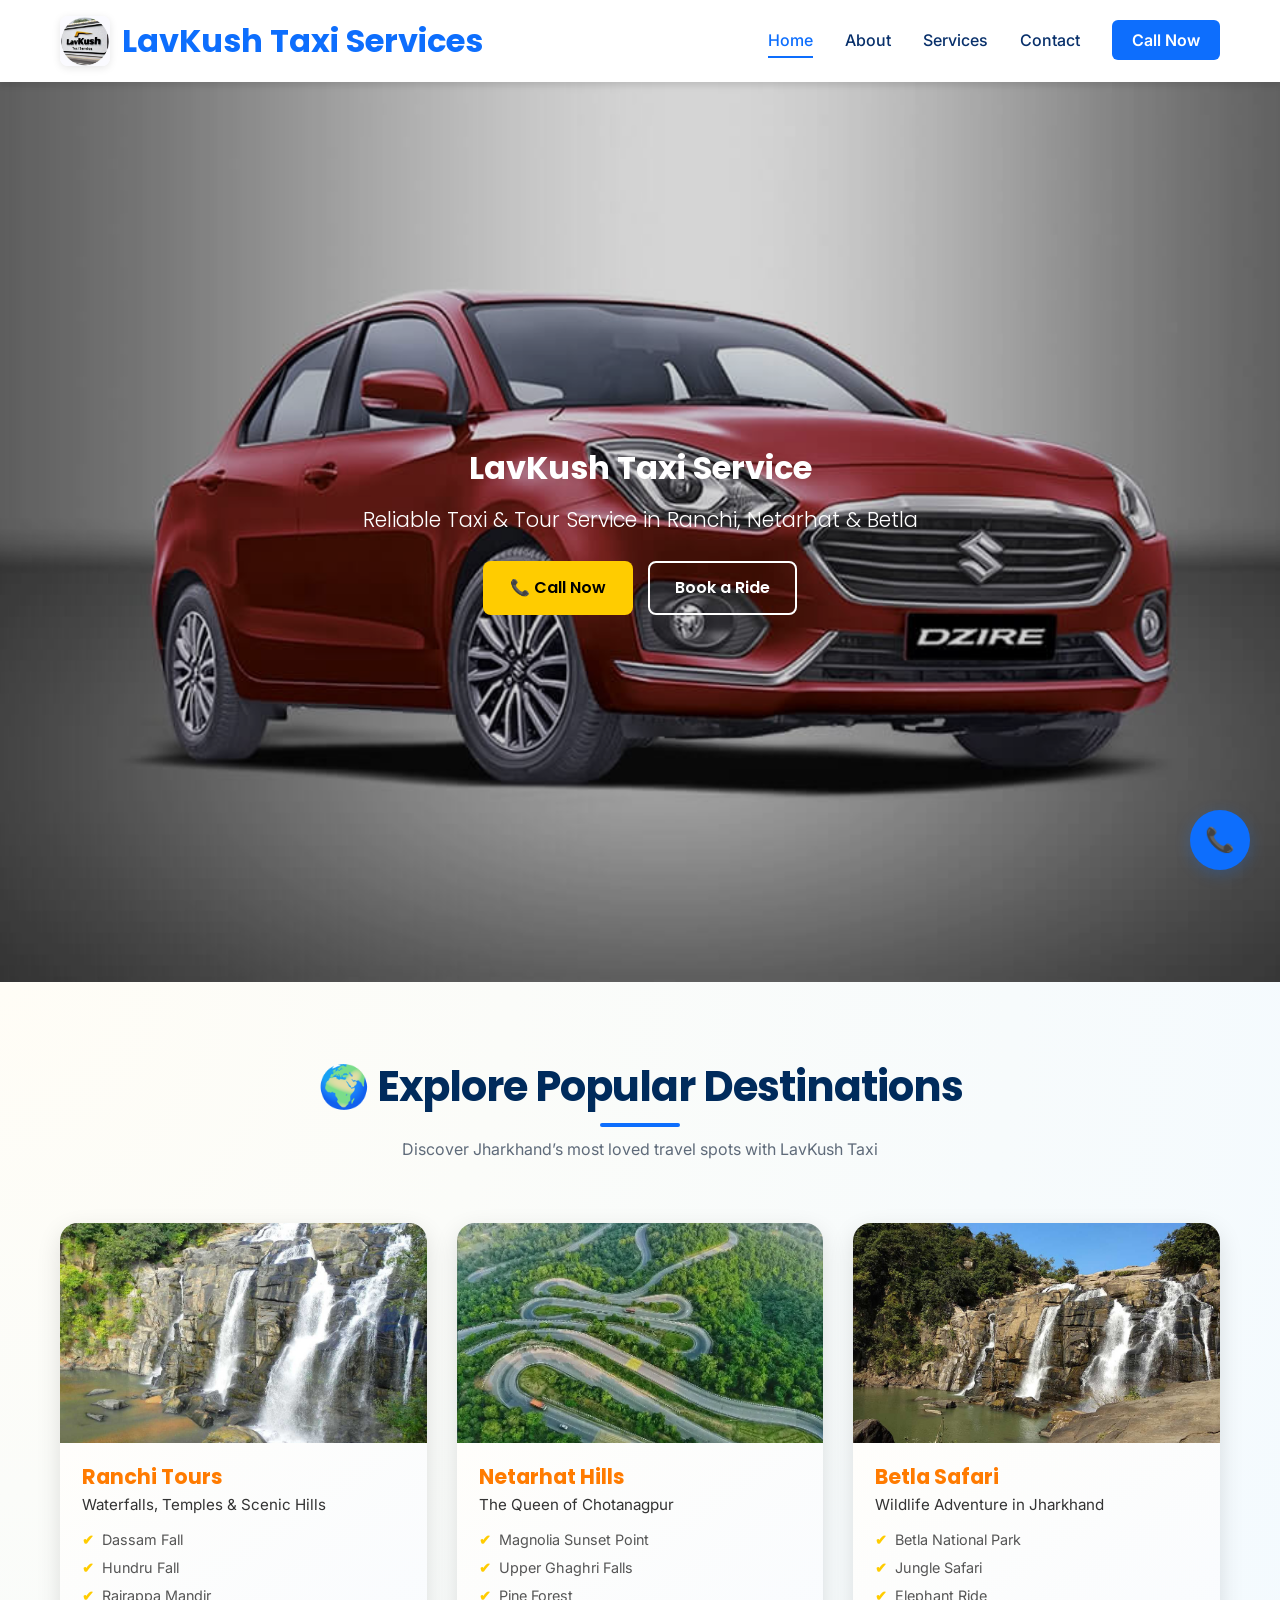
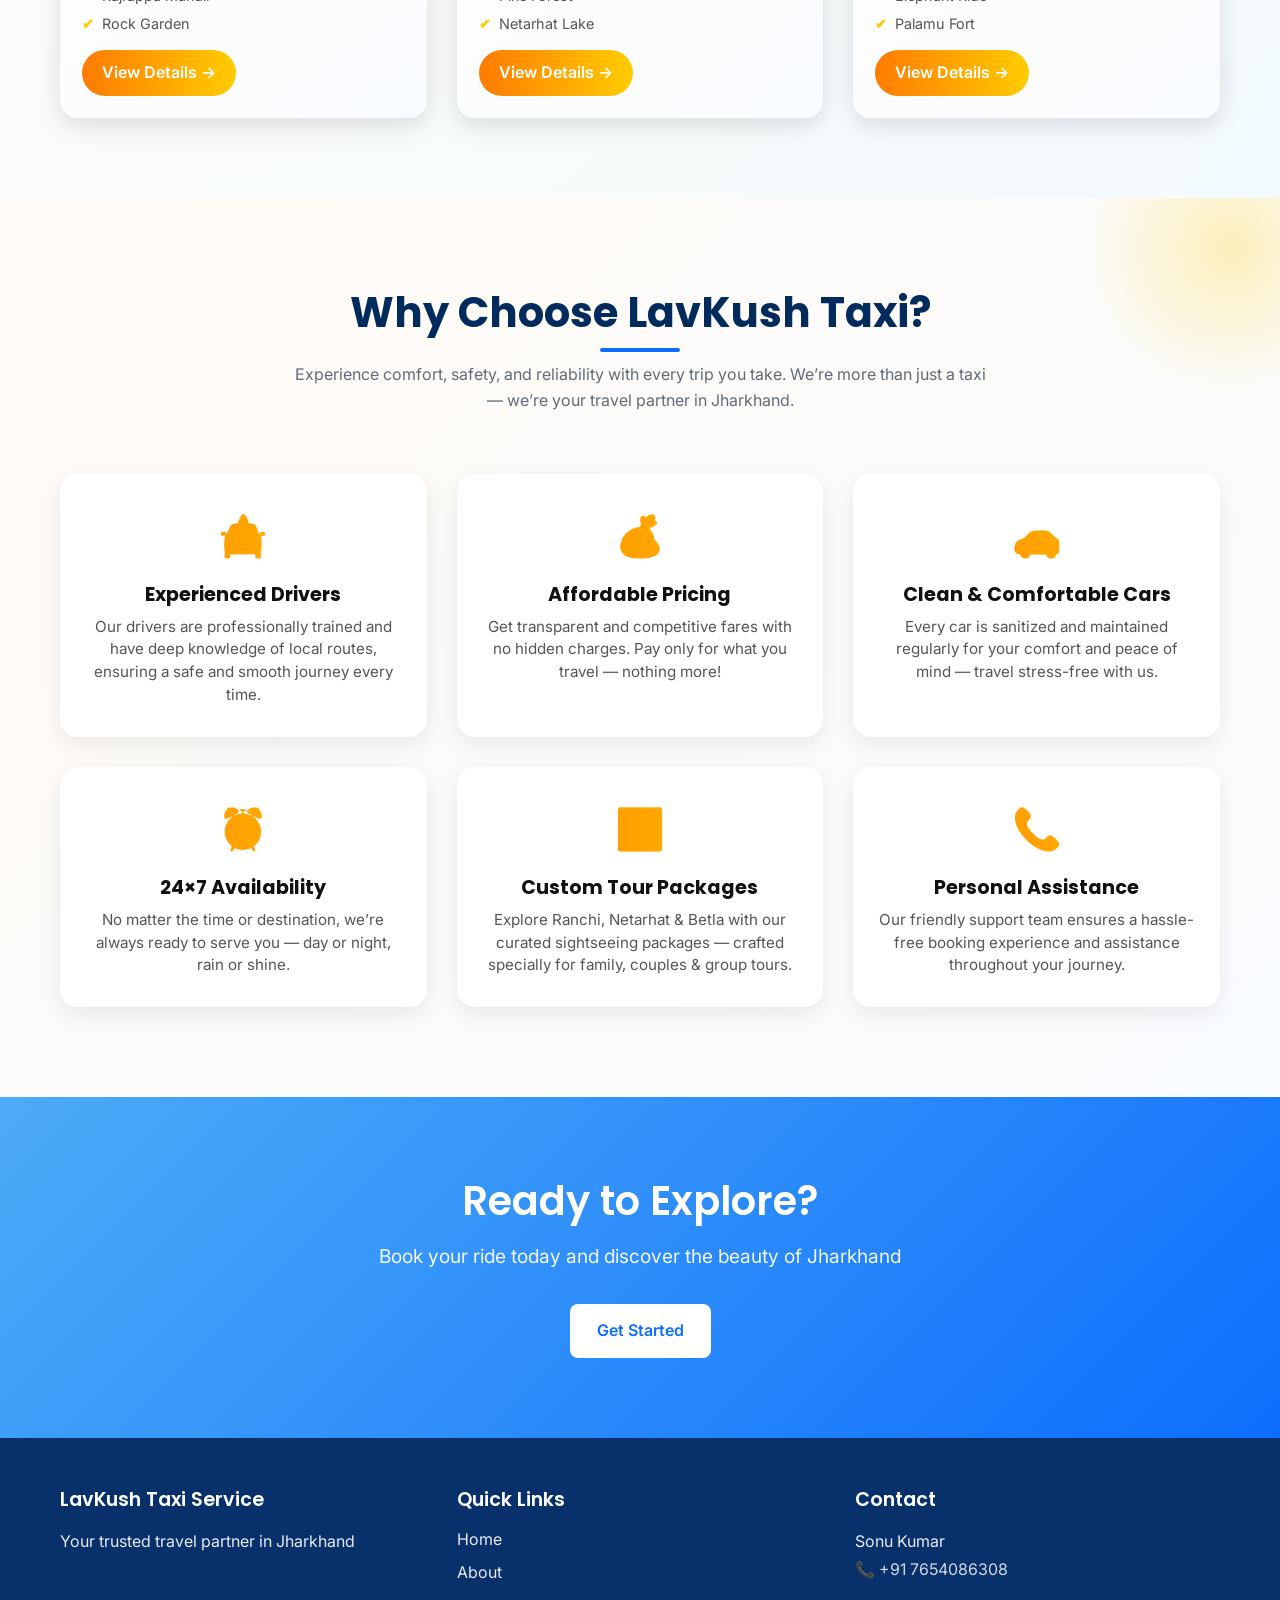
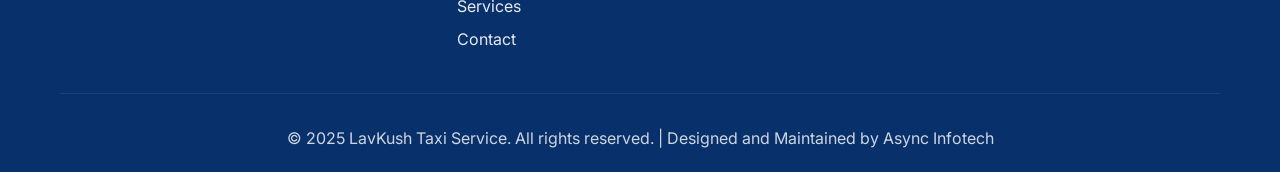
<file: index1.html>
<!DOCTYPE html>
<html lang="en">
<head>
    <meta charset="UTF-8">
    <meta name="viewport" content="width=device-width, initial-scale=1.0">
    <!-- Favicon / Logo for browser tab -->
    <link rel="icon" href="image/Business_Logo.png" type="image/png">
    <title>LavKush Taxi Service - Reliable Taxi & Tour Service in Ranchi</title>
    <meta name="description" content="LavKush Taxi Service offers reliable taxi and tour services in Ranchi, Netarhat, and Betla. Contact Sonu Kumar at +91 7654086308 for bookings.">
    <meta property="og:title" content="LavKush Taxi Service - Reliable Taxi & Tour Service">
    <meta property="og:description" content="Professional taxi and tour services in Ranchi, Netarhat, and Betla">
    <meta property="og:type" content="website">
    <link rel="stylesheet" href="styles.css">
    <link rel="preconnect" href="https://fonts.googleapis.com">
    <link rel="preconnect" href="https://fonts.gstatic.com" crossorigin>
    <link href="https://fonts.googleapis.com/css2?family=Poppins:wght@300;400;600;700&family=Inter:wght@300;400;500;600&display=swap" rel="stylesheet">
</head>
<body>
    <!-- Skip to main content 
    <a href="#main-content" class="skip-link">Skip to main content</a>-->

    <!-- Navigation -->
    <nav class="navbar">
        <div class="container nav-container">
            <div class="nav-brand">
                <img src="image/Business_Logo.png" alt="LavKush Taxi Service Logo" class="brand-logo">
                <span class="brand-name">LavKush Taxi Services</span>
            </div>
            <button class="hamburger" id="hamburger" aria-label="Toggle menu" aria-expanded="false">
                <span></span>
                <span></span>
                <span></span>
            </button>
            <ul class="nav-menu" id="navMenu">
                <li><a href="index.html" class="nav-link active">Home</a></li>
                <li><a href="about.html" class="nav-link">About</a></li>
                <li><a href="service.html" class="nav-link">Services</a></li>
                <li><a href="contact.html" class="nav-link">Contact</a></li>
                <li><a href="tel:+917654086308" class="nav-link cta-link">Call Now</a></li>
            </ul>
        </div>
    </nav>

    <!-- Hero Section -->
    <main id="main-content">
        <!-- Hero Section -->
<!-- Hero Section -->
<section class="hero-full">
    <div class="hero-overlay"></div>
    <div class="hero-carousel">
        <div class="carousel-track">
            <img src="image/new-dzire-ranchi.jpg" alt="Swift Dzire Ranchi Car Booking" class="carousel-image active">
            <img src="image/Tata-Winger-ranchi.jpg" alt="Tata Winger Ranchi Car Booking" class="carousel-image">
            <img src="image/force-traveller-ranchi.jpg" alt="Force Traveller Ranchi Car Booking" class="carousel-image">
        </div>
    </div>

    <div class="hero-text">
        <h1>LavKush Taxi Service</h1>
        <p>Reliable Taxi & Tour Service in Ranchi, Netarhat & Betla</p>
        <div class="hero-buttons">
            <a href="tel:+917654086308" class="btn btn-primary">📞 Call Now</a>
            <a href="contact.html" class="btn btn-secondary">Book a Ride</a>
        </div>
    </div>
</section>


        <!-- Services Overview -->
       <!-- Services Overview -->
<section class="services-preview modern">
    <div class="container">
        <h2 class="section-title fancy-title">🌍 Explore Popular Destinations</h2>
        <p class="section-subtitle">Discover Jharkhand’s most loved travel spots with LavKush Taxi</p>

        <div class="destination-grid">
            <!-- Ranchi -->
            <div class="destination-card">
                <div class="destination-img" style="background-image: url('image/ranchi_tour.jpg');"></div>
                <div class="destination-content">
                    <h3>Ranchi Tours</h3>
                    <p>Waterfalls, Temples & Scenic Hills</p>
                    <ul>
                        <li>Dassam Fall</li>
                        <li>Hundru Fall</li>
                        <li>Rajrappa Mandir</li>
                        <li>Rock Garden</li>
                    </ul>
                    <a href="service.html#ranchi" class="explore-btn">View Details →</a>
                </div>
            </div>

            <!-- Netarhat -->
            <div class="destination-card">
                <div class="destination-img" style="background-image: url('image/netarhat_tour.webp');"></div>
                <div class="destination-content">
                    <h3>Netarhat Hills</h3>
                    <p>The Queen of Chotanagpur</p>
                    <ul>
                        <li>Magnolia Sunset Point</li>
                        <li>Upper Ghaghri Falls</li>
                        <li>Pine Forest</li>
                        <li>Netarhat Lake</li>
                    </ul>
                    <a href="service.html#netarhat" class="explore-btn">View Details →</a>
                </div>
            </div>

            <!-- Betla -->
            <div class="destination-card">
                <div class="destination-img" style="background-image: url('image/betla_tour.jpg');"></div>
                <div class="destination-content">
                    <h3>Betla Safari</h3>
                    <p>Wildlife Adventure in Jharkhand</p>
                    <ul>
                        <li>Betla National Park</li>
                        <li>Jungle Safari</li>
                        <li>Elephant Ride</li>
                        <li>Palamu Fort</li>
                    </ul>
                    <a href="service.html#betla" class="explore-btn">View Details →</a>
                </div>
            </div>
        </div>
    </div>
</section>



        <!-- Why Choose Us -->
        <!-- Why Choose LavKush Taxi -->
<section class="why-choose-us">
  <div class="container">
    <h2 class="section-title">Why Choose LavKush Taxi?</h2>
    <p class="section-subtitle">
      Experience comfort, safety, and reliability with every trip you take.
      We’re more than just a taxi — we’re your travel partner in Jharkhand.
    </p>

    <div class="choose-grid">
      <!-- Experienced Drivers -->
      <div class="choose-card fade-in">
        <div class="choose-icon">🚖</div>
        <h3>Experienced Drivers</h3>
        <p>
          Our drivers are professionally trained and have deep knowledge of
          local routes, ensuring a safe and smooth journey every time.
        </p>
      </div>

      <!-- Affordable Pricing -->
      <div class="choose-card fade-in fade-in-delay">
        <div class="choose-icon">💰</div>
        <h3>Affordable Pricing</h3>
        <p>
          Get transparent and competitive fares with no hidden charges. Pay only
          for what you travel — nothing more!
        </p>
      </div>

      <!-- Clean & Well-Maintained Cars -->
      <div class="choose-card fade-in fade-in-delay-2">
        <div class="choose-icon">🚗</div>
        <h3>Clean & Comfortable Cars</h3>
        <p>
          Every car is sanitized and maintained regularly for your comfort and
          peace of mind — travel stress-free with us.
        </p>
      </div>

      <!-- 24x7 Availability -->
      <div class="choose-card fade-in fade-in-delay-3">
        <div class="choose-icon">⏰</div>
        <h3>24×7 Availability</h3>
        <p>
          No matter the time or destination, we’re always ready to serve you —
          day or night, rain or shine.
        </p>
      </div>

      <!-- Tour Packages -->
      <div class="choose-card fade-in fade-in-delay-4">
        <div class="choose-icon">🌄</div>
        <h3>Custom Tour Packages</h3>
        <p>
          Explore Ranchi, Netarhat & Betla with our curated sightseeing packages
          — crafted specially for family, couples & group tours.
        </p>
      </div>

      <!-- Customer Support -->
      <div class="choose-card fade-in fade-in-delay-5">
        <div class="choose-icon">📞</div>
        <h3>Personal Assistance</h3>
        <p>
          Our friendly support team ensures a hassle-free booking experience and
          assistance throughout your journey.
        </p>
      </div>
    </div>
  </div>
</section>


        <!-- CTA Section -->
        <section class="cta-section">
            <div class="container cta-content">
                <h2>Ready to Explore?</h2>
                <p>Book your ride today and discover the beauty of Jharkhand</p>
                <a href="contact.html" class="btn btn-light">Get Started</a>
            </div>
        </section>
    </main>

    <!-- Footer -->
    <footer class="footer">
        <div class="container">
            <div class="footer-content">
                <div class="footer-section">
                    <h4>LavKush Taxi Service</h4>
                    <p>Your trusted travel partner in Jharkhand</p>
                </div>
                <div class="footer-section">
                    <h4>Quick Links</h4>
                    <ul>
                        <li><a href="index.html">Home</a></li>
                        <li><a href="about.html">About</a></li>
                        <li><a href="service.html">Services</a></li>
                        <li><a href="contact.html">Contact</a></li>
                    </ul>
                </div>
                <div class="footer-section">
                    <h4>Contact</h4>
                    <p>Sonu Kumar</p>
                    <p>📞 <a href="tel:+917654086308">+91 7654086308</a></p>
                </div>
            </div>
            <div class="footer-bottom">
                <p>&copy; 2025 LavKush Taxi Service. All rights reserved. | Designed and Maintained by 
        <a href="https://asyncinfotech.com" target="_blank">Async Infotech</a></p>
            </div>
        </div>
    </footer>

    <!-- Floating Call Button -->
    <a href="tel:+917654086308" class="floating-call" aria-label="Call now">📞</a>

    <script src="scripts.js"></script>
</body>
</html>
</file>
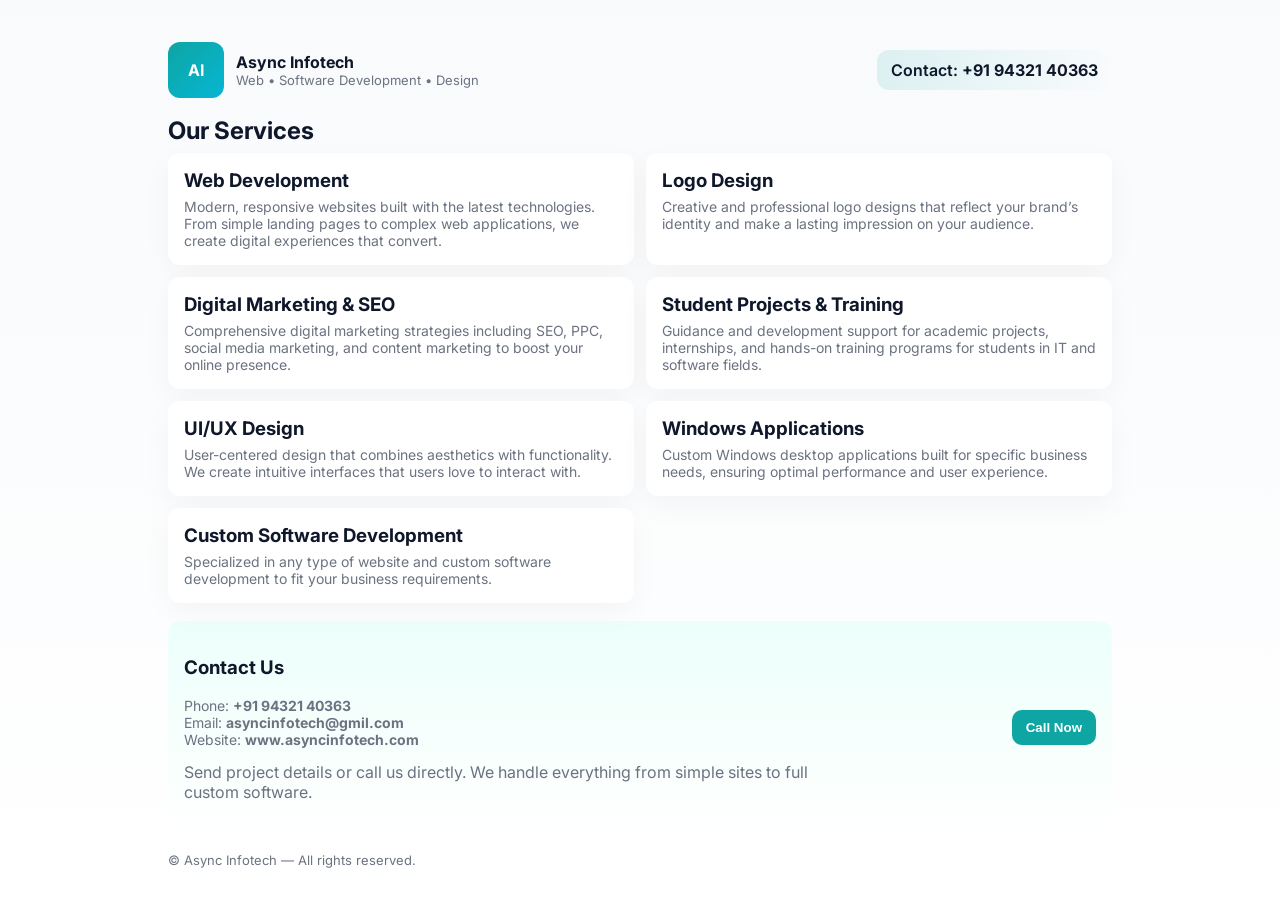
<file: index_demo.html>
<!doctype html>
<html lang="en">
<head>
  <meta charset="utf-8" />
  <meta name="viewport" content="width=device-width,initial-scale=1" />
  <title>Async Infotech — Services</title>
  <meta name="description" content="Async Infotech - services and contact" />
  <link rel="preconnect" href="https://fonts.googleapis.com">
  <link rel="preconnect" href="https://fonts.gstatic.com" crossorigin>
  <link href="https://fonts.googleapis.com/css2?family=Inter:wght@300;400;600;700&display=swap" rel="stylesheet">
  <style>
    :root{--accent:#0ea5a3;--dark:#0f172a;--muted:#6b7280}
    *{box-sizing:border-box}
    body{margin:0;font-family:Inter,system-ui,Roboto,Arial;background:linear-gradient(180deg,#f8fafc,#ffffff);color:var(--dark)}
    .wrap{max-width:980px;margin:24px auto;padding:18px}
    .header{display:flex;align-items:center;justify-content:space-between;gap:12px}
    .brand{display:flex;align-items:center;gap:12px}
    .logo{width:56px;height:56px;border-radius:12px;background:linear-gradient(135deg,var(--accent),#06b6d4);display:flex;align-items:center;justify-content:center;color:white;font-weight:700}
    .title{font-weight:700}
    .phone{background:linear-gradient(90deg,rgba(14,165,163,0.12),transparent);padding:10px 14px;border-radius:12px;font-weight:600}

    h2{margin:18px 0 8px}
    .services{display:grid;grid-template-columns:repeat(2,1fr);gap:12px}
    .service{background:white;padding:16px;border-radius:12px;box-shadow:0 10px 30px rgba(2,6,23,0.04)}
    .service h3{margin:0 0 6px}
    .service p{margin:0;color:var(--muted);font-size:14px}

    .contact-card{margin-top:18px;padding:16px;border-radius:12px;background:linear-gradient(180deg,#ecfffb,#ffffff);display:flex;align-items:center;justify-content:space-between;gap:12px}
    .contact-left{max-width:72%}
    .cta{padding:10px 14px;border-radius:10px;background:var(--accent);color:white;font-weight:700;border:0}
    .meta{font-size:14px;color:var(--muted);margin-top:8px}

    @media (max-width:720px){.services{grid-template-columns:1fr}.header{flex-direction:column;align-items:flex-start}.contact-left{max-width:100%}}
  </style>
</head>
<body>
  <div class="wrap">
    <header class="header">
      <div class="brand">
        <div class="logo">AI</div>
        <div>
          <div class="title">Async Infotech</div>
          <div style="font-size:13px;color:var(--muted)">Web • Software Development • Design</div>
        </div>
      </div>
      <div class="phone">Contact: <strong>+91 94321 40363</strong></div>
    </header>

    <main>
      <section id="services">
        <h2>Our Services</h2>
        <div class="services">
          <div class="service">
            <h3>Web Development</h3>
            <p>Modern, responsive websites built with the latest technologies. From simple landing pages to complex web applications, we create digital experiences that convert.</p>
          </div>

          <div class="service">
            <h3>Logo Design</h3>
            <p>Creative and professional logo designs that reflect your brand’s identity and make a lasting impression on your audience.</p>
          </div>

          <div class="service">
            <h3>Digital Marketing &amp; SEO</h3>
            <p>Comprehensive digital marketing strategies including SEO, PPC, social media marketing, and content marketing to boost your online presence.</p>
          </div>

          <div class="service">
            <h3>Student Projects &amp; Training</h3>
            <p>Guidance and development support for academic projects, internships, and hands-on training programs for students in IT and software fields.</p>
          </div>

          <div class="service">
            <h3>UI/UX Design</h3>
            <p>User-centered design that combines aesthetics with functionality. We create intuitive interfaces that users love to interact with.</p>
          </div>

          <div class="service">
            <h3>Windows Applications</h3>
            <p>Custom Windows desktop applications built for specific business needs, ensuring optimal performance and user experience.</p>
          </div>

          <div class="service">
            <h3>Custom Software Development</h3>
            <p>Specialized in any type of website and custom software development to fit your business requirements.</p>
          </div>

        </div>
      </section>

      <section id="contact">
        <div class="contact-card">
          <div class="contact-left">
            <h3>Contact Us</h3>
            <p class="meta">Phone: <strong>+91 94321 40363</strong><br>Email: <strong>asyncinfotech@gmil.com</strong><br>Website: <strong>www.asyncinfotech.com</strong></p>
            <p style="color:var(--muted);margin-top:8px">Send project details or call us directly. We handle everything from simple sites to full custom software.</p>
          </div>
          <div>
            <button class="cta" onclick="window.location.href='tel:+919432140363'">Call Now</button>
          </div>
        </div>
      </section>
    </main>

    <footer style="margin-top:18px;color:var(--muted);font-size:13px">© Async Infotech — All rights reserved.</footer>
  </div>
</body>
</html>
</file>
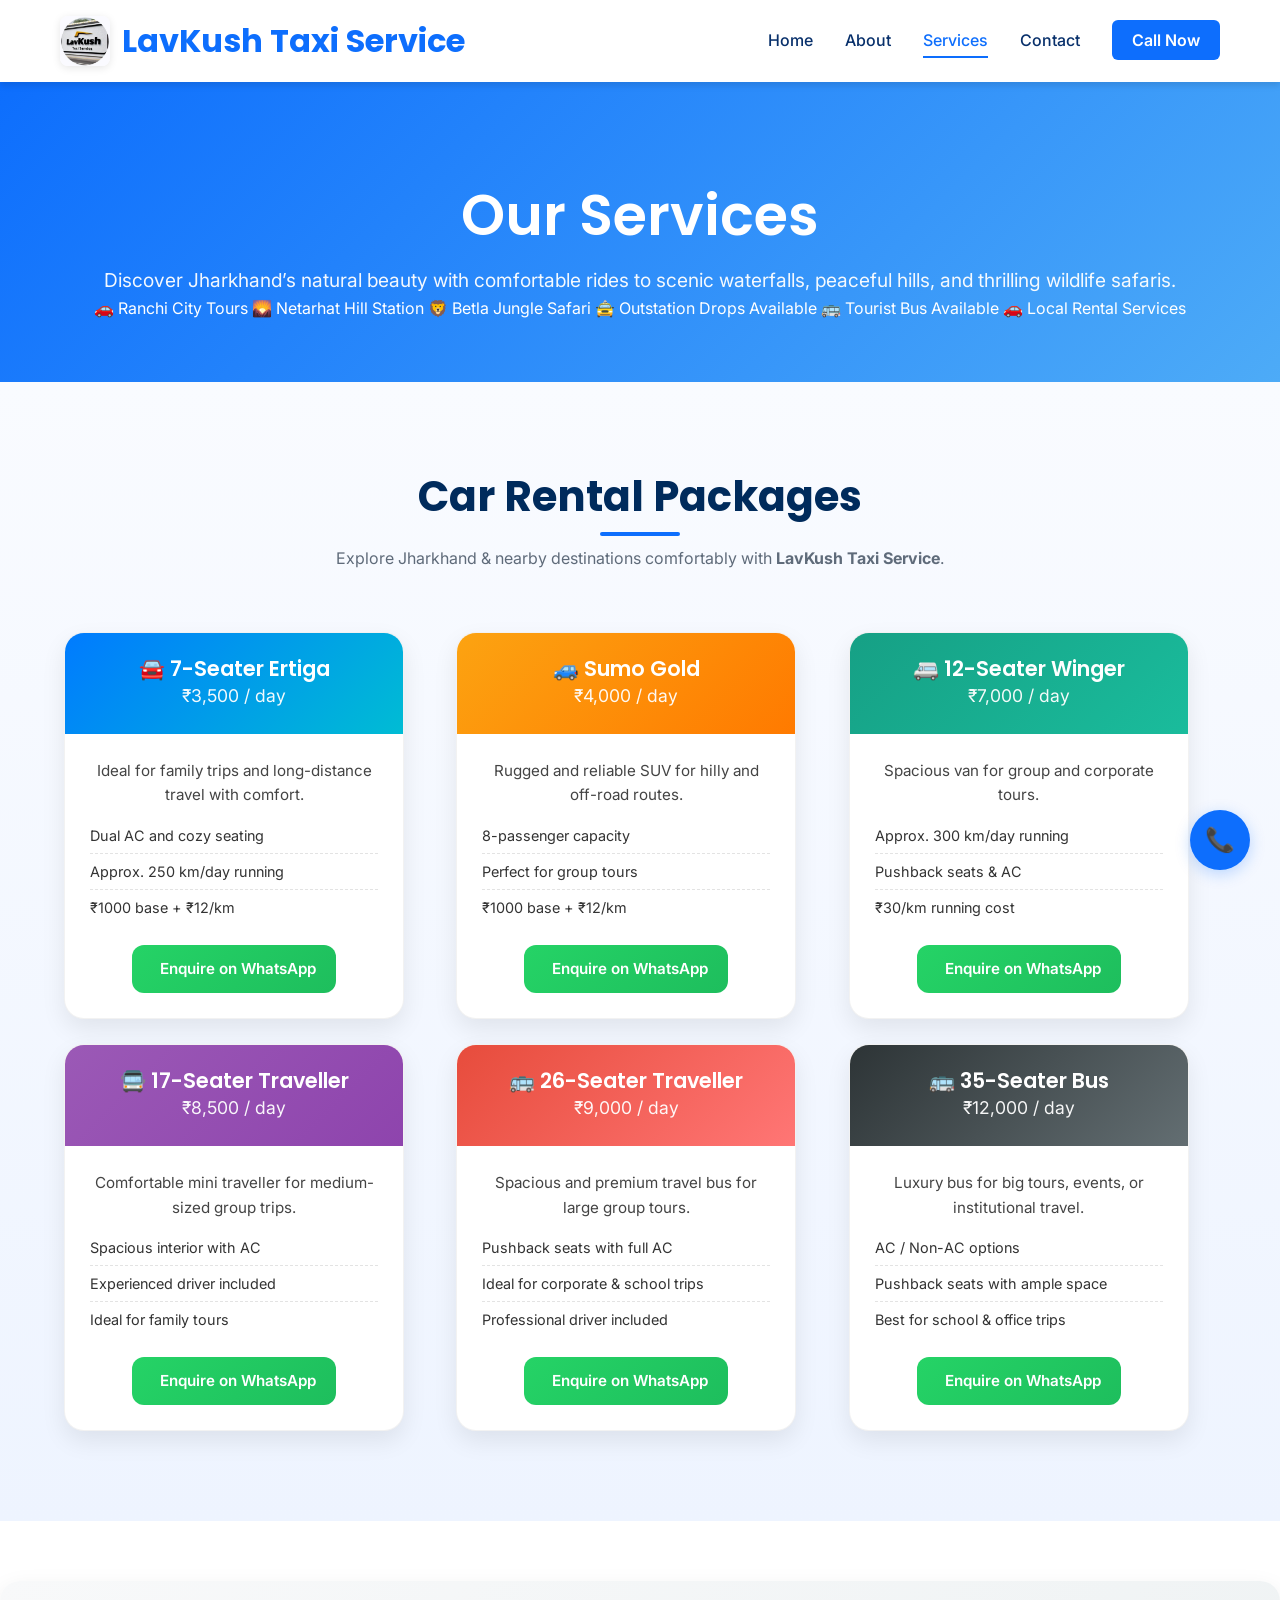
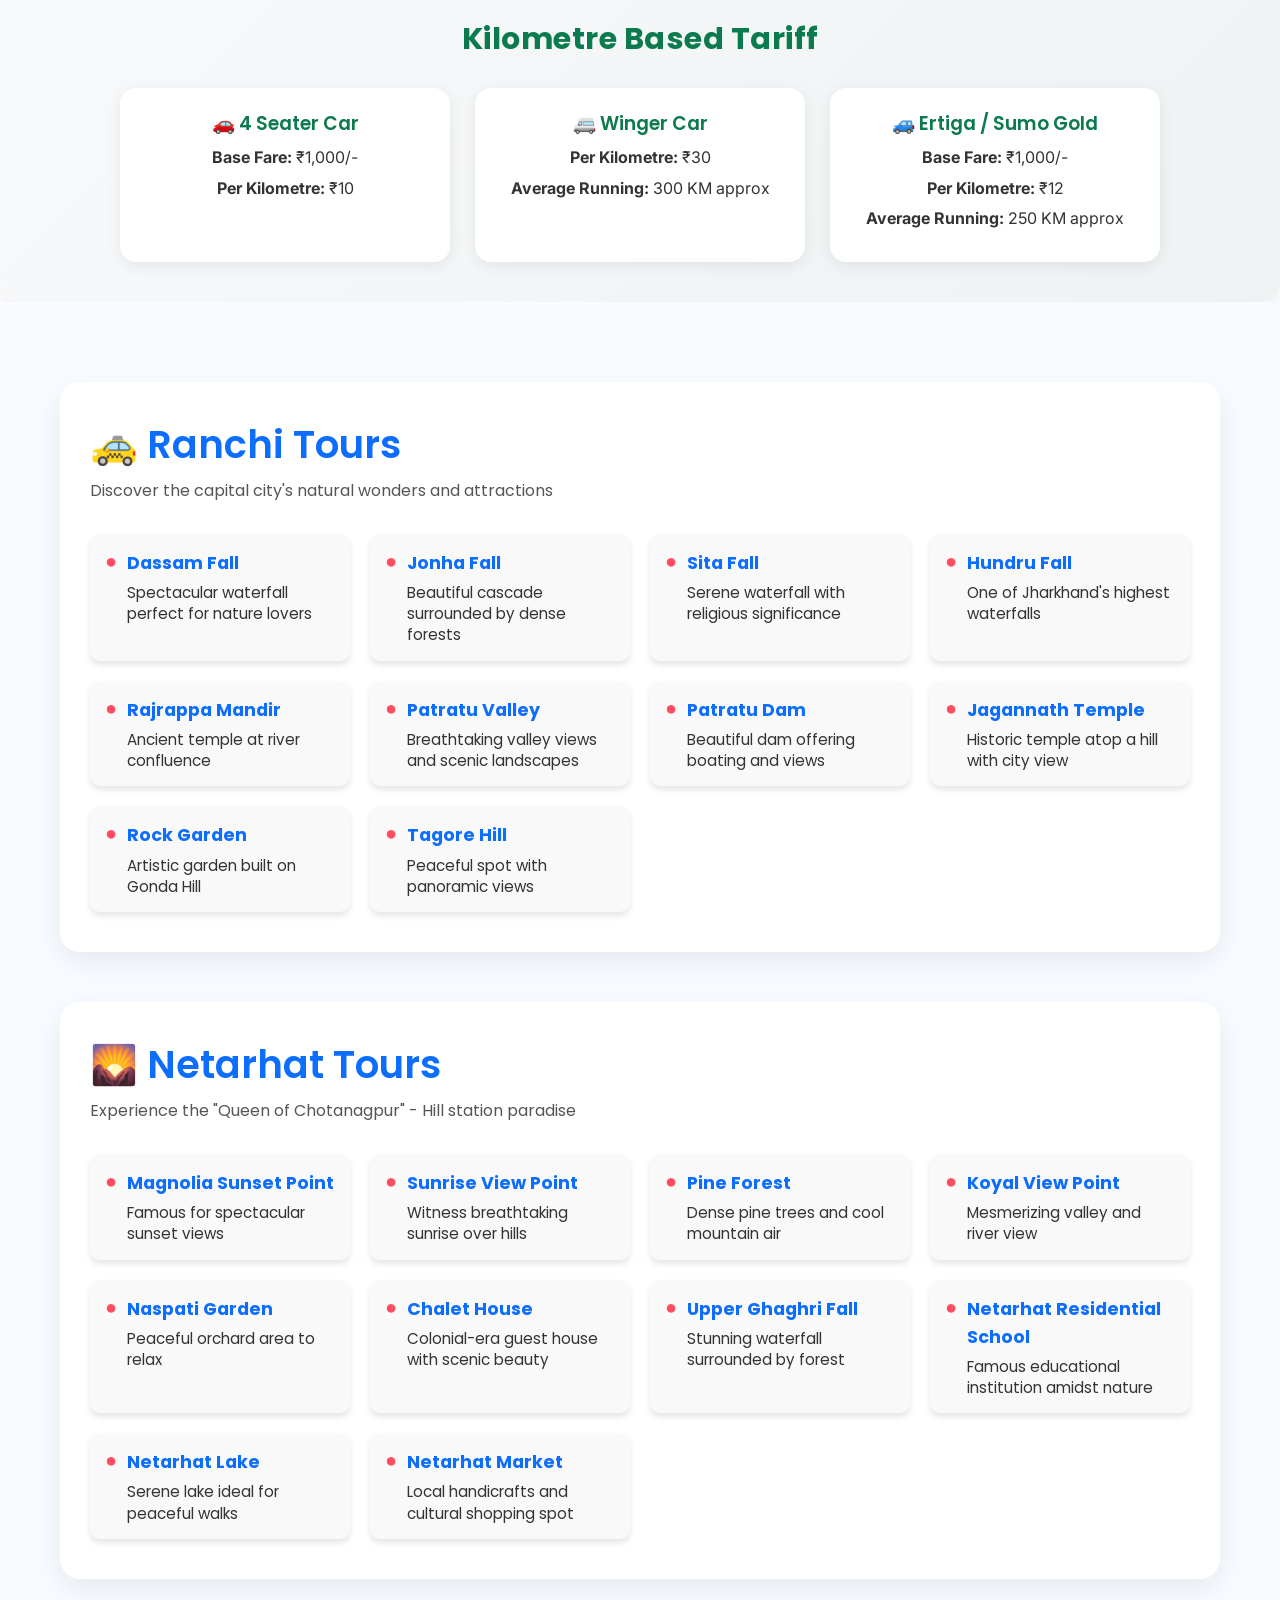
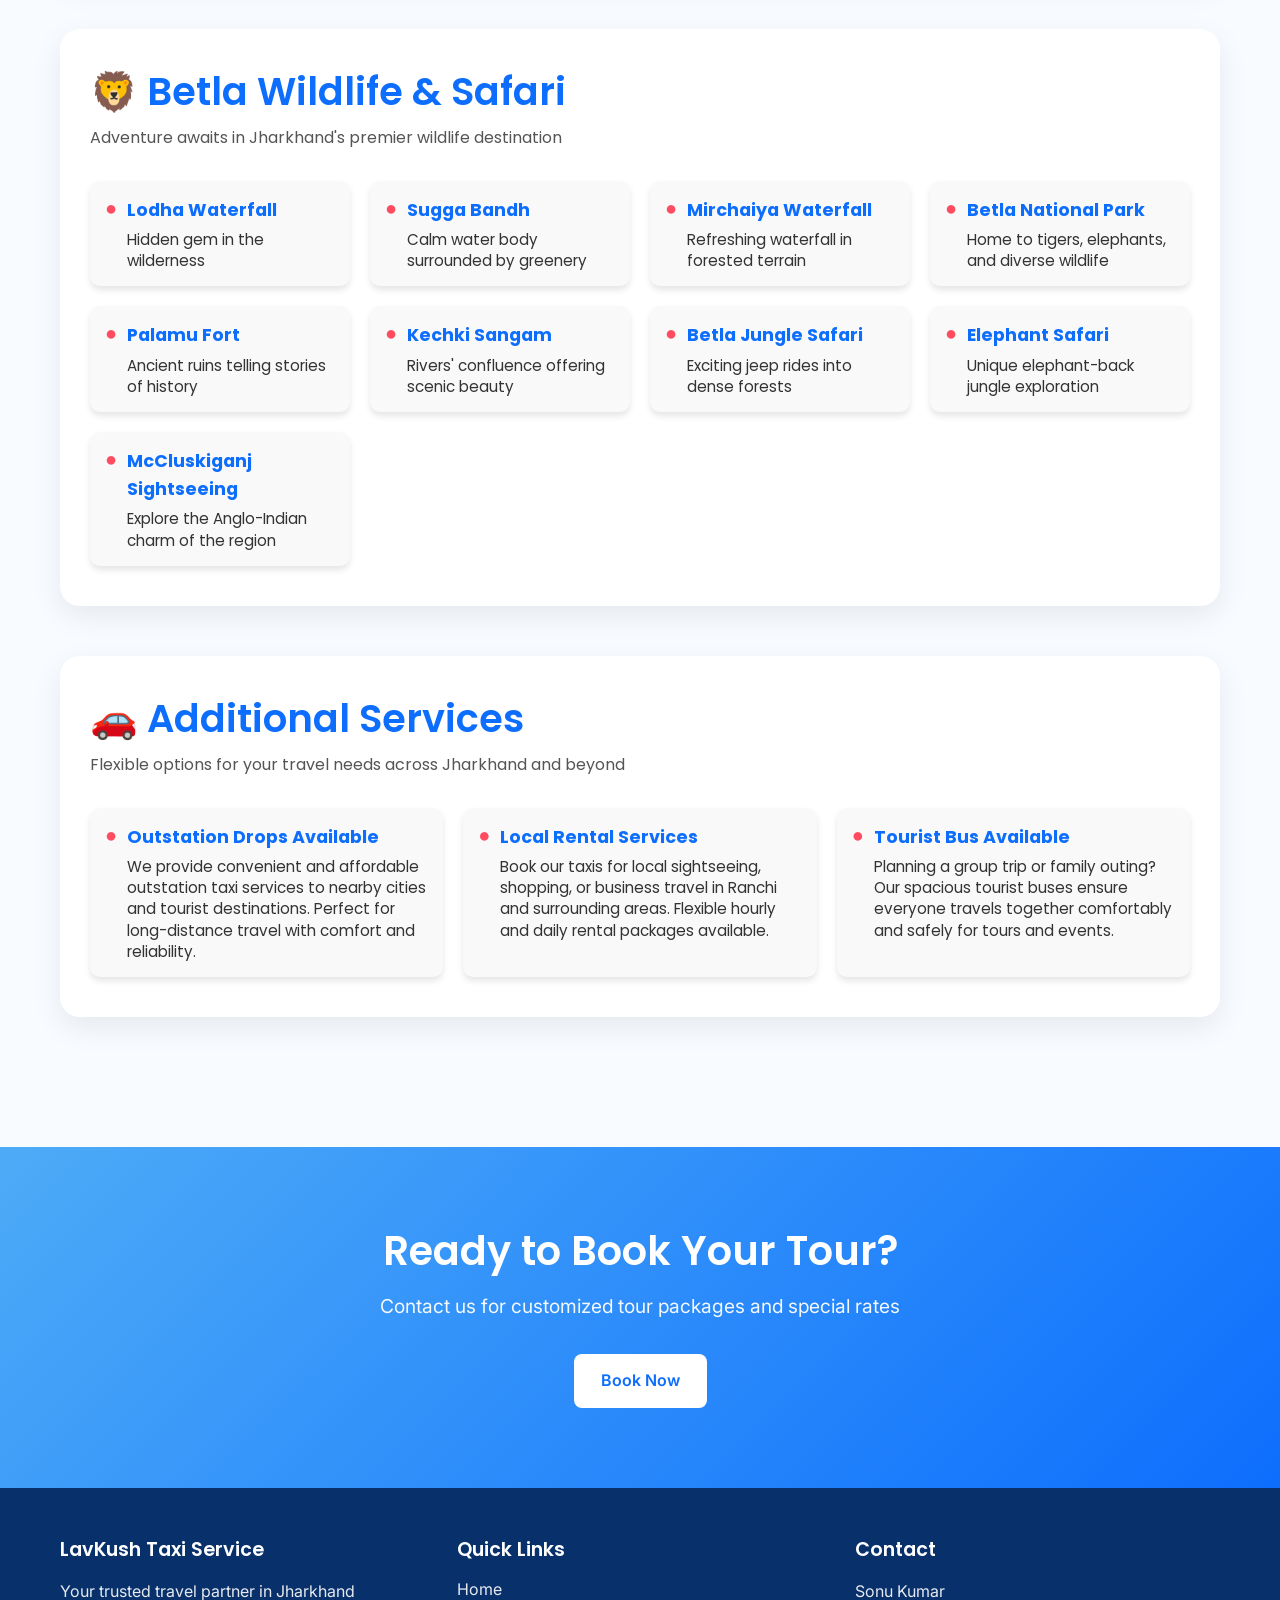
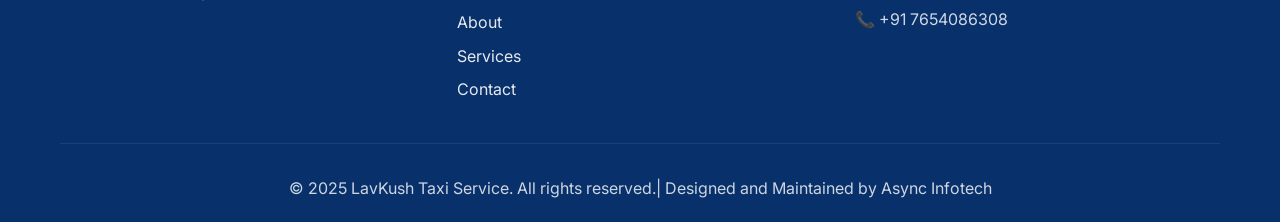
<file: service.html>
<!DOCTYPE html>
<html lang="en">
<head>
    <meta charset="UTF-8">
    <meta name="viewport" content="width=device-width, initial-scale=1.0">
     <!-- Favicon / Logo for browser tab -->
    <link rel="icon" href="image/Business_Logo.png" type="image/png">
    <title>Our Services - LavKush Taxi Service</title>
    <meta name="description" content="Explore our taxi and tour services covering Ranchi, Netarhat, and Betla destinations in Jharkhand.">
    <link rel="stylesheet" href="styles.css">
    <link rel="preconnect" href="https://fonts.googleapis.com">
    <link rel="preconnect" href="https://fonts.gstatic.com" crossorigin>
    <link href="https://fonts.googleapis.com/css2?family=Poppins:wght@300;400;600;700&family=Inter:wght@300;400;500;600&display=swap" rel="stylesheet">
</head>
<body>
    <!-- <a href="#main-content" class="skip-link">Skip to main content</a> -->

    <!-- Navigation -->
    <nav class="navbar">
        <div class="container nav-container">
            <div class="nav-brand">
                <img src="image/Business_Logo.png" alt="LavKush Taxi Service Logo" class="brand-logo">
                <span class="brand-name">LavKush Taxi Service</span>
            </div>
            <button class="hamburger" id="hamburger" aria-label="Toggle menu" aria-expanded="false">
                <span></span>
                <span></span>
                <span></span>
            </button>
            <ul class="nav-menu" id="navMenu">
                <li><a href="index.html" class="nav-link">Home</a></li>
                <li><a href="about.html" class="nav-link">About</a></li>
                <li><a href="service.html" class="nav-link active">Services</a></li>
                <li><a href="contact.html" class="nav-link">Contact</a></li>
                <li><a href="tel:+917654086308" class="nav-link cta-link">Call Now</a></li>
            </ul>
        </div>
    </nav>

    <!-- Page Header -->
    <main id="main-content">
        <!-- <section class="page-header">
            <div class="container">
                <h1 class="fade-in">Our Services</h1>
                <p class="fade-in-delay">Explore Jharkhand's Most Beautiful Destinations</p>
            </div>
        </section> -->

        <section class="page-header">
    <div class="container">
        <h1 class="fade-in">Our Services</h1>
        <!-- <p class="fade-in-delay">Your Travel Partner for Ranchi, Netarhat & Betla</p> -->
        <p class="fade-in-slow">
            Discover Jharkhand’s natural beauty with comfortable rides to scenic waterfalls, peaceful hills, and thrilling wildlife safaris.
        </p>
        <div class="header-highlights fade-in">
            <span>🚗 Ranchi City Tours</span>
            <span>🌄 Netarhat Hill Station</span>
            <span>🦁 Betla Jungle Safari</span>
            <span>🚖 Outstation Drops Available</span>
            <span>🚌 Tourist Bus Available</span>
            <span>🚗 Local Rental Services</span>
        </div>
    </div>
</section>


<section class="car-rental-section">
  <h2 class="section-title">Car Rental Packages</h2>
  <p class="section-subtitle">
    Explore Jharkhand & nearby destinations comfortably with <b>LavKush Taxi Service</b>.
  </p>

  <div class="car-grid">

    <!-- Ertiga -->
    <div class="car-card ertiga">
      <div class="car-header">
        <h3>🚘 7-Seater Ertiga</h3>
        <span class="price">₹3,500 / day</span>
      </div>
      <div class="content">
        <p>Ideal for family trips and long-distance travel with comfort.</p>
        <ul>
          <li>Dual AC and cozy seating</li>
          <li>Approx. 250 km/day running</li>
          <li>₹1000 base + ₹12/km</li>
        </ul>
        <a href="https://wa.me/917654086308?text=Hi%20LavKush%20Taxi%20Service!%20I'm%20interested%20in%20booking%20the%207-seater%20Ertiga%20for%20₹3500/day.%20Please%20share%20availability%20details." 
           target="_blank" class="whatsapp-btn">
          <i class="fab fa-whatsapp"></i> Enquire on WhatsApp
        </a>
      </div>
    </div>

    <!-- Sumo -->
    <div class="car-card sumo">
      <div class="car-header">
        <h3>🚙 Sumo Gold</h3>
        <span class="price">₹4,000 / day</span>
      </div>
      <div class="content">
        <p>Rugged and reliable SUV for hilly and off-road routes.</p>
        <ul>
          <li>8-passenger capacity</li>
          <li>Perfect for group tours</li>
          <li>₹1000 base + ₹12/km</li>
        </ul>
        <a href="https://wa.me/917654086308?text=Hi%20LavKush%20Taxi%20Service!%20I'm%20interested%20in%20booking%20the%20Sumo%20Gold%20for%20₹4000/day.%20Please%20share%20availability%20details." 
           target="_blank" class="whatsapp-btn">
          <i class="fab fa-whatsapp"></i> Enquire on WhatsApp
        </a>
      </div>
    </div>

    <!-- Winger -->
    <div class="car-card winger">
      <div class="car-header">
        <h3>🚐 12-Seater Winger</h3>
        <span class="price">₹7,000 / day</span>
      </div>
      <div class="content">
        <p>Spacious van for group and corporate tours.</p>
        <ul>
          <li>Approx. 300 km/day running</li>
          <li>Pushback seats & AC</li>
          <li>₹30/km running cost</li>
        </ul>
        <a href="https://wa.me/917654086308?text=Hi%20LavKush%20Taxi%20Service!%20I'm%20interested%20in%20booking%20the%2012-seater%20Winger%20for%20₹7000/day.%20Please%20share%20availability%20details." 
           target="_blank" class="whatsapp-btn">
          <i class="fab fa-whatsapp"></i> Enquire on WhatsApp
        </a>
      </div>
    </div>

    <!-- Traveller 17 -->
    <div class="car-card traveller17">
      <div class="car-header">
        <h3>🚍 17-Seater Traveller</h3>
        <span class="price">₹8,500 / day</span>
      </div>
      <div class="content">
        <p>Comfortable mini traveller for medium-sized group trips.</p>
        <ul>
          <li>Spacious interior with AC</li>
          <li>Experienced driver included</li>
          <li>Ideal for family tours</li>
        </ul>
        <a href="https://wa.me/917654086308?text=Hi%20LavKush%20Taxi%20Service!%20I'm%20interested%20in%20booking%20the%2017-seater%20Traveller%20for%20₹8500/day.%20Please%20share%20availability%20details." 
           target="_blank" class="whatsapp-btn">
          <i class="fab fa-whatsapp"></i> Enquire on WhatsApp
        </a>
      </div>
    </div>

    <!-- Traveller 26 -->
    <div class="car-card traveller26">
      <div class="car-header">
        <h3>🚌 26-Seater Traveller</h3>
        <span class="price">₹9,000 / day</span>
      </div>
      <div class="content">
        <p>Spacious and premium travel bus for large group tours.</p>
        <ul>
          <li>Pushback seats with full AC</li>
          <li>Ideal for corporate & school trips</li>
          <li>Professional driver included</li>
        </ul>
        <a href="https://wa.me/917654086308?text=Hi%20LavKush%20Taxi%20Service!%20I'm%20interested%20in%20booking%20the%2026-seater%20Traveller%20for%20₹9000/day.%20Please%20share%20availability%20details." 
           target="_blank" class="whatsapp-btn">
          <i class="fab fa-whatsapp"></i> Enquire on WhatsApp
        </a>
      </div>
    </div>

    <!-- Bus 35 -->
    <div class="car-card bus35">
      <div class="car-header">
        <h3>🚌 35-Seater Bus</h3>
        <span class="price">₹12,000 / day</span>
      </div>
      <div class="content">
        <p>Luxury bus for big tours, events, or institutional travel.</p>
        <ul>
          <li>AC / Non-AC options</li>
          <li>Pushback seats with ample space</li>
          <li>Best for school & office trips</li>
        </ul>
        <a href="https://wa.me/917654086308?text=Hi%20LavKush%20Taxi%20Service!%20I'm%20interested%20in%20booking%20the%2035-seater%20Bus%20for%20₹12000/day.%20Please%20share%20availability%20details." 
           target="_blank" class="whatsapp-btn">
          <i class="fab fa-whatsapp"></i> Enquire on WhatsApp
        </a>
      </div>
    </div>

  </div>
</section>


<section class="km-section">
  <h2 class="km-title">Kilometre Based Tariff</h2>
  <div class="km-cards">
    
    <div class="km-card">
      <h3>🚗 4 Seater Car</h3>
      <p><strong>Base Fare:</strong> ₹1,000/-</p>
      <p><strong>Per Kilometre:</strong> ₹10</p>
    </div>

    <div class="km-card">
      <h3>🚐 Winger Car</h3>
      <p><strong>Per Kilometre:</strong> ₹30</p>
      <p><strong>Average Running:</strong> 300 KM approx</p>
    </div>

    <div class="km-card">
      <h3>🚙 Ertiga / Sumo Gold</h3>
      <p><strong>Base Fare:</strong> ₹1,000/-</p>
      <p><strong>Per Kilometre:</strong> ₹12</p>
      <p><strong>Average Running:</strong> 250 KM approx</p>
    </div>

  </div>
</section>



        <!-- Services Detail Section -->
<section class="services-detail">
    <div class="container">
        <!-- Ranchi Tours -->
        <div id="ranchi" class="service-detail-card">
            <div class="service-header">
                <h2>🚕 Ranchi Tours</h2>
                <p>Discover the capital city's natural wonders and attractions</p>
            </div>
            <div class="destination-grid">
                <div class="destination-item"><div class="dest-icon">●</div><div class="dest-content"><strong>Dassam Fall</strong><p>Spectacular waterfall perfect for nature lovers</p></div></div>
                <div class="destination-item"><div class="dest-icon">●</div><div class="dest-content"><strong>Jonha Fall</strong><p>Beautiful cascade surrounded by dense forests</p></div></div>
                <div class="destination-item"><div class="dest-icon">●</div><div class="dest-content"><strong>Sita Fall</strong><p>Serene waterfall with religious significance</p></div></div>
                <div class="destination-item"><div class="dest-icon">●</div><div class="dest-content"><strong>Hundru Fall</strong><p>One of Jharkhand's highest waterfalls</p></div></div>
                <div class="destination-item"><div class="dest-icon">●</div><div class="dest-content"><strong>Rajrappa Mandir</strong><p>Ancient temple at river confluence</p></div></div>
                <div class="destination-item"><div class="dest-icon">●</div><div class="dest-content"><strong>Patratu Valley</strong><p>Breathtaking valley views and scenic landscapes</p></div></div>
                <div class="destination-item"><div class="dest-icon">●</div><div class="dest-content"><strong>Patratu Dam</strong><p>Beautiful dam offering boating and views</p></div></div>
                <div class="destination-item"><div class="dest-icon">●</div><div class="dest-content"><strong>Jagannath Temple</strong><p>Historic temple atop a hill with city view</p></div></div>
                <div class="destination-item"><div class="dest-icon">●</div><div class="dest-content"><strong>Rock Garden</strong><p>Artistic garden built on Gonda Hill</p></div></div>
                <div class="destination-item"><div class="dest-icon">●</div><div class="dest-content"><strong>Tagore Hill</strong><p>Peaceful spot with panoramic views</p></div></div>
            </div>
        </div>

        <!-- Netarhat Tours -->
        <div id="netarhat" class="service-detail-card">
            <div class="service-header">
                <h2>🌄 Netarhat Tours</h2>
                <p>Experience the "Queen of Chotanagpur" - Hill station paradise</p>
            </div>
            <div class="destination-grid">
                <div class="destination-item"><div class="dest-icon">●</div><div class="dest-content"><strong>Magnolia Sunset Point</strong><p>Famous for spectacular sunset views</p></div></div>
                <div class="destination-item"><div class="dest-icon">●</div><div class="dest-content"><strong>Sunrise View Point</strong><p>Witness breathtaking sunrise over hills</p></div></div>
                <div class="destination-item"><div class="dest-icon">●</div><div class="dest-content"><strong>Pine Forest</strong><p>Dense pine trees and cool mountain air</p></div></div>
                <div class="destination-item"><div class="dest-icon">●</div><div class="dest-content"><strong>Koyal View Point</strong><p>Mesmerizing valley and river view</p></div></div>
                <div class="destination-item"><div class="dest-icon">●</div><div class="dest-content"><strong>Naspati Garden</strong><p>Peaceful orchard area to relax</p></div></div>
                <div class="destination-item"><div class="dest-icon">●</div><div class="dest-content"><strong>Chalet House</strong><p>Colonial-era guest house with scenic beauty</p></div></div>
                <div class="destination-item"><div class="dest-icon">●</div><div class="dest-content"><strong>Upper Ghaghri Fall</strong><p>Stunning waterfall surrounded by forest</p></div></div>
                <div class="destination-item"><div class="dest-icon">●</div><div class="dest-content"><strong>Netarhat Residential School</strong><p>Famous educational institution amidst nature</p></div></div>
                <div class="destination-item"><div class="dest-icon">●</div><div class="dest-content"><strong>Netarhat Lake</strong><p>Serene lake ideal for peaceful walks</p></div></div>
                <div class="destination-item"><div class="dest-icon">●</div><div class="dest-content"><strong>Netarhat Market</strong><p>Local handicrafts and cultural shopping spot</p></div></div>
            </div>
        </div>

        <!-- Betla Wildlife -->
        <div id="betla" class="service-detail-card">
            <div class="service-header">
                <h2>🦁 Betla Wildlife & Safari</h2>
                <p>Adventure awaits in Jharkhand's premier wildlife destination</p>
            </div>
            <div class="destination-grid">
                <div class="destination-item"><div class="dest-icon">●</div><div class="dest-content"><strong>Lodha Waterfall</strong><p>Hidden gem in the wilderness</p></div></div>
                <div class="destination-item"><div class="dest-icon">●</div><div class="dest-content"><strong>Sugga Bandh</strong><p>Calm water body surrounded by greenery</p></div></div>
                <div class="destination-item"><div class="dest-icon">●</div><div class="dest-content"><strong>Mirchaiya Waterfall</strong><p>Refreshing waterfall in forested terrain</p></div></div>
                <div class="destination-item"><div class="dest-icon">●</div><div class="dest-content"><strong>Betla National Park</strong><p>Home to tigers, elephants, and diverse wildlife</p></div></div>
                <div class="destination-item"><div class="dest-icon">●</div><div class="dest-content"><strong>Palamu Fort</strong><p>Ancient ruins telling stories of history</p></div></div>
                <div class="destination-item"><div class="dest-icon">●</div><div class="dest-content"><strong>Kechki Sangam</strong><p>Rivers' confluence offering scenic beauty</p></div></div>
                <div class="destination-item"><div class="dest-icon">●</div><div class="dest-content"><strong>Betla Jungle Safari</strong><p>Exciting jeep rides into dense forests</p></div></div>
                <div class="destination-item"><div class="dest-icon">●</div><div class="dest-content"><strong>Elephant Safari</strong><p>Unique elephant-back jungle exploration</p></div></div>
                <div class="destination-item"><div class="dest-icon">●</div><div class="dest-content"><strong>McCluskiganj Sightseeing</strong><p>Explore the Anglo-Indian charm of the region</p></div></div>
            </div>
        </div>

                <!-- Additional Services -->
        <div id="additional" class="service-detail-card">
            <div class="service-header">
                <h2>🚗 Additional Services</h2>
                <p>Flexible options for your travel needs across Jharkhand and beyond</p>
            </div>

            <div class="destination-grid">
                <div class="destination-item">
                    <div class="dest-icon">●</div>
                    <div class="dest-content">
                        <strong>Outstation Drops Available</strong>
                        <p>We provide convenient and affordable outstation taxi services to nearby cities and tourist destinations. Perfect for long-distance travel with comfort and reliability.</p>
                    </div>
                </div>

                <div class="destination-item">
                    <div class="dest-icon">●</div>
                    <div class="dest-content">
                        <strong>Local Rental Services</strong>
                        <p>Book our taxis for local sightseeing, shopping, or business travel in Ranchi and surrounding areas. Flexible hourly and daily rental packages available.</p>
                    </div>
                </div>

                <div class="destination-item">
                    <div class="dest-icon">●</div>
                    <div class="dest-content">
                        <strong>Tourist Bus Available</strong>
                        <p>Planning a group trip or family outing? Our spacious tourist buses ensure everyone travels together comfortably and safely for tours and events.</p>
                    </div>
                </div>
            </div>
        </div>


    </div>
</section>





        <!-- CTA Section -->
        <section class="cta-section">
            <div class="container cta-content">
                <h2>Ready to Book Your Tour?</h2>
                <p>Contact us for customized tour packages and special rates</p>
                <a href="contact.html" class="btn btn-light">Book Now</a>
            </div>
        </section>
    </main>

    <!-- Footer -->
    <footer class="footer">
        <div class="container">
            <div class="footer-content">
                <div class="footer-section">
                    <h4>LavKush Taxi Service</h4>
                    <p>Your trusted travel partner in Jharkhand</p>
                </div>
                <div class="footer-section">
                    <h4>Quick Links</h4>
                    <ul>
                        <li><a href="index.html">Home</a></li>
                        <li><a href="about.html">About</a></li>
                        <li><a href="service.html">Services</a></li>
                        <li><a href="contact.html">Contact</a></li>
                    </ul>
                </div>
                <div class="footer-section">
                    <h4>Contact</h4>
                    <p>Sonu Kumar</p>
                    <p>📞 <a href="tel:+917654086308">+91 7654086308</a></p>
                </div>
            </div>
            <div class="footer-bottom">
                <p>&copy; 2025 LavKush Taxi Service. All rights reserved.| Designed and Maintained by 
        <a href="https://asyncinfotech.com" target="_blank">Async Infotech</a></p>
            </div>
        </div>
    </footer>

    <a href="tel:+917654086308" class="floating-call" aria-label="Call now">📞</a>

    <script src="scripts.js"></script>
</body>
</html>
</file>
<file: styles.css>
/* ===================================
   CSS Variables & Base Styles
   =================================== */
:root {
    --primary-color: #0d6efd; /* bootstrap primary blue */
    --primary-dark: #0057b8; /* darker blue for hover */
    --secondary-color: #4dabf7; /* lighter blue variant */
    --accent-color: #08306b; /* deep navy for headings */
    --text-dark: #08306b;
    --text-light: #6c757d;
    --bg-light: #f8fbff; /* very light blue-ish white */
    --white: #ffffff;
    --green-bullet: #28a745;
    --shadow: 0 4px 6px rgba(0, 0, 0, 0.1);
    --shadow-lg: 0 10px 25px rgba(0, 0, 0, 0.15);
    --transition: all 0.3s cubic-bezier(0.4, 0, 0.2, 1);
    --transition-fast: all 0.2s ease;
}

* {
    margin: 0;
    padding: 0;
    box-sizing: border-box;
}

html {
    scroll-behavior: smooth;
}

body {
    font-family: 'Inter', sans-serif;
    color: var(--text-dark);
    line-height: 1.6;
    overflow-x: hidden;
}

h1, h2, h3, h4, h5, h6 {
    font-family: 'Poppins', sans-serif;
    font-weight: 600;
    line-height: 1.2;
}

img {
    max-width: 100%;
    height: auto;
    display: block;
}

a {
    text-decoration: none;
    color: inherit;
    transition: var(--transition-fast);
}

/* ===================================
   Skip Link (Accessibility)
   =================================== */
.skip-link {
    position: absolute;
    top: -40px;
    left: 0;
    background: var(--primary-color);
    color: var(--white);
    padding: 8px 16px;
    z-index: 10000;
    transition: var(--transition-fast);
}

.skip-link:focus {
    top: 0;
}

/* ===================================
   Container & Layout
   =================================== */
.container {
    max-width: 1200px;
    margin: 0 auto;
    padding: 0 20px;
}

/* ===================================
   Navigation Bar with Responsive Menu
   =================================== */
.navbar {
    background: var(--white);
    box-shadow: var(--shadow);
    position: sticky;
    top: 0;
    z-index: 1000;
    transition: var(--transition);
}

.nav-container {
    display: flex;
    justify-content: space-between;
    align-items: center;
    padding: 1rem 20px;
}

.nav-brand {
    display: flex;
    align-items: center;
    gap: 12px;
    z-index: 1001;
}

.brand-logo {
    width: 50px;
    height: 50px;
    object-fit: cover;
    border-radius: 8px;
    box-shadow: 0 2px 8px rgba(0,0,0,0.1);
}

.brand-name {
    font-family: 'Poppins', sans-serif;
    font-size: 1.3rem;
    font-weight: 700;
    color: var(--primary-color);
}

/* Hamburger Menu */
.hamburger {
    display: none;
    flex-direction: column;
    gap: 5px;
    background: transparent;
    border: none;
    cursor: pointer;
    padding: 8px;
    z-index: 1001;
    transition: var(--transition);
}

.hamburger span {
    display: block;
    width: 28px;
    height: 3px;
    background: var(--text-dark);
    border-radius: 2px;
    transition: var(--transition);
}

.hamburger.active span:nth-child(1) {
    transform: rotate(45deg) translate(7px, 7px);
}

.hamburger.active span:nth-child(2) {
    opacity: 0;
}

.hamburger.active span:nth-child(3) {
    transform: rotate(-45deg) translate(7px, -7px);
}

/* Navigation Menu */
.nav-menu {
    display: flex;
    list-style: none;
    gap: 2rem;
    align-items: center;
}

.nav-link {
    font-weight: 500;
    color: var(--text-dark);
    padding: 8px 0;
    position: relative;
    transition: var(--transition-fast);
}

.nav-link::after {
    content: '';
    position: absolute;
    width: 0;
    height: 2px;
    bottom: 0;
    left: 0;
    background: var(--primary-color);
    transition: var(--transition);
}

.nav-link:hover::after,
.nav-link.active::after {
    width: 100%;
}

.nav-link:hover,
.nav-link.active {
    color: var(--primary-color);
}

.cta-link {
    background: var(--primary-color);
    color: var(--white) !important;
    padding: 10px 20px !important;
    border-radius: 6px;
    font-weight: 600;
}

.cta-link::after {
    display: none;
}

.cta-link:hover {
    background: var(--primary-dark);
    transform: translateY(-2px);
    box-shadow: var(--shadow);
}

/* Mobile Navigation */
@media (max-width: 768px) {
    .hamburger {
        display: flex;
    }

    .nav-menu {
        position: fixed;
        left: -100%;
        top: 0;
        flex-direction: column;
        background: var(--white);
        width: 80%;
        max-width: 300px;
        height: 100vh;
        padding: 100px 30px 30px;
        gap: 1.5rem;
        box-shadow: 4px 0 10px rgba(0, 0, 0, 0.1);
        transition: left 0.4s cubic-bezier(0.68, -0.55, 0.265, 1.55);
        align-items: flex-start;
        overflow-y: auto;
        z-index: 1000;
    }

    .nav-menu.active {
        left: 0;
    }

    .nav-link {
        font-size: 1.1rem;
        width: 100%;
    }

    .cta-link {
        width: 100%;
        text-align: center;
    }

    /* Overlay when menu is open */
    .nav-menu.active::before {
        content: '';
        position: fixed;
        top: 0;
        left: 0;
        width: 100vw;
        height: 100vh;
        background: rgba(0, 0, 0, 0.5);
        z-index: -1;
        animation: fadeIn 0.3s ease;
    }
}

/* ===================================
   Animation Keyframes
   =================================== */
@keyframes fadeIn {
    from {
        opacity: 0;
        transform: translateY(20px);
    }
    to {
        opacity: 1;
        transform: translateY(0);
    }
}

@keyframes slideIn {
    from {
        opacity: 0;
        transform: translateX(-30px);
    }
    to {
        opacity: 1;
        transform: translateX(0);
    }
}

@keyframes scaleIn {
    from {
        opacity: 0;
        transform: scale(0.9);
    }
    to {
        opacity: 1;
        transform: scale(1);
    }
}

/* Animation Classes */
.fade-in {
    animation: fadeIn 0.6s ease-out;
}

.fade-in-delay {
    animation: fadeIn 0.8s ease-out 0.2s both;
}

.fade-in-delay-2 {
    animation: fadeIn 0.8s ease-out 0.4s both;
}

.slide-in {
    animation: slideIn 0.6s ease-out;
}

.slide-in-delay {
    animation: slideIn 0.8s ease-out 0.2s both;
}

.slide-in-delay-2 {
    animation: slideIn 0.8s ease-out 0.4s both;
}

.scale-in {
    animation: scaleIn 0.5s ease-out;
}

/* ===================================
   Hero Section
   =================================== */
.hero {
    position: relative;
    min-height: 70vh;
    display: flex;
    align-items: center;
    justify-content: center;
    background: linear-gradient(135deg, var(--primary-color) 0%, var(--secondary-color) 100%);
    color: var(--white);
    text-align: center;
    overflow: hidden;
}

.hero-overlay {
    position: absolute;
    top: 0;
    left: 0;
    width: 100%;
    height: 100%;
    background: url('data:image/svg+xml,<svg xmlns="http://www.w3.org/2000/svg" viewBox="0 0 1440 320"><path fill="%23ffffff" fill-opacity="0.1" d="M0,96L48,112C96,128,192,160,288,160C384,160,480,128,576,122.7C672,117,768,139,864,149.3C960,160,1056,160,1152,138.7C1248,117,1344,75,1392,53.3L1440,32L1440,320L1392,320C1344,320,1248,320,1152,320C1056,320,960,320,864,320C768,320,672,320,576,320C480,320,384,320,288,320C192,320,96,320,48,320L0,320Z"></path></svg>');
    background-size: cover;
    background-position: bottom;
    opacity: 0.3;
}

.hero-content {
    position: relative;
    z-index: 1;
    padding: 40px 20px;
}

.hero-title {
    font-size: clamp(2.5rem, 5vw, 4rem);
    margin-bottom: 1rem;
    text-shadow: 2px 2px 4px rgba(0, 0, 0, 0.3);
}

.hero-subtitle {
    font-size: clamp(1.1rem, 2vw, 1.5rem);
    margin-bottom: 2rem;
    opacity: 0.95;
}

.hero-buttons {
    display: flex;
    gap: 1rem;
    justify-content: center;
    flex-wrap: wrap;
}

/* ===================================
   Buttons
   =================================== */
.btn {
    display: inline-block;
    padding: 14px 32px;
    border-radius: 8px;
    font-weight: 600;
    text-align: center;
    transition: var(--transition);
    cursor: pointer;
    border: 2px solid transparent;
    font-size: 1rem;
}

.btn-primary {
    background: var(--primary-color);
    color: var(--white);
}

.btn-primary:hover {
    background: var(--primary-dark);
    transform: translateY(-3px);
    box-shadow: 0 6px 20px rgba(13, 110, 253, 0.2);
}

.btn-secondary {
    background: transparent;
    color: var(--white);
    border-color: var(--white);
}

.btn-secondary:hover {
    background: var(--white);
    color: var(--primary-color);
}

.btn-light {
    background: var(--white);
    color: var(--primary-color);
}

.btn-light:hover {
    background: var(--bg-light);
    transform: translateY(-3px);
    box-shadow: var(--shadow-lg);
}

.btn-outline-light {
    background: transparent;
    color: var(--white);
    border: 2px solid var(--white);
}

.btn-outline-light:hover {
    background: var(--white);
    color: var(--primary-color);
}

.btn-block {
    width: 100%;
}

.btn-large {
    padding: 16px 40px;
    font-size: 1.1rem;
}

/* ===================================
   Sections
   =================================== */
.services-preview,
.features,
.story-section,
.values-section,
.services-detail,
.about-content,
.contact-section {
    padding: 80px 0;
}

.section-title {
    font-size: clamp(2rem, 4vw, 2.5rem);
    text-align: center;
    margin-bottom: 3rem;
    color: var(--accent-color);
    position: relative;
    padding-bottom: 15px;
}

.section-title::after {
    content: '';
    position: absolute;
    bottom: 0;
    left: 50%;
    transform: translateX(-50%);
    width: 80px;
    height: 4px;
    background: var(--primary-color);
    border-radius: 2px;
}

/* ===================================
   Service Cards
   =================================== */
.service-grid {
    display: grid;
    grid-template-columns: repeat(auto-fit, minmax(300px, 1fr));
    gap: 2rem;
}

.service-card {
    background: var(--white);
    padding: 2rem;
    border-radius: 12px;
    box-shadow: var(--shadow);
    transition: var(--transition);
    border-top: 4px solid var(--primary-color);
}

.service-card:hover {
    transform: translateY(-10px);
    box-shadow: var(--shadow-lg);
}

.card-icon {
    font-size: 3rem;
    margin-bottom: 1rem;
}

.service-card h3 {
    color: var(--primary-color);
    font-size: 1.5rem;
    margin-bottom: 1rem;
}

.attraction-list {
    list-style: none;
    margin: 1rem 0;
}

.attraction-list li {
    padding: 0.4rem 0;
    padding-left: 1.5rem;
    position: relative;
    color: var(--text-light);
}

.attraction-list li::before {
    content: '●';
    position: absolute;
    left: 0;
    color: var(--green-bullet);
    font-size: 1.2rem;
}

.card-link {
    color: var(--primary-color);
    font-weight: 600;
    display: inline-flex;
    align-items: center;
    margin-top: 1rem;
}

.card-link:hover {
    color: var(--primary-dark);
    text-decoration: underline;
}

/* ===================================
   Features Section
   =================================== */
.features {
    background: var(--bg-light);
}

.features-grid {
    display: grid;
    grid-template-columns: repeat(auto-fit, minmax(250px, 1fr));
    gap: 2rem;
}

.feature-item {
    text-align: center;
    padding: 2rem;
    background: var(--white);
    border-radius: 12px;
    transition: var(--transition);
}

.feature-item:hover {
    transform: scale(1.05);
    box-shadow: var(--shadow-lg);
}

.feature-icon {
    font-size: 3rem;
    color: var(--primary-color);
    margin-bottom: 1rem;
}

.feature-item h3 {
    margin-bottom: 0.5rem;
    color: var(--accent-color);
}

.feature-item p {
    color: var(--text-light);
}

/* ===================================
   CTA Section
   =================================== */
.cta-section {
    background: linear-gradient(135deg, var(--secondary-color) 0%, var(--primary-color) 100%);
    color: var(--white);
    padding: 80px 0;
    text-align: center;
}

.cta-content h2 {
    font-size: clamp(2rem, 4vw, 2.5rem);
    margin-bottom: 1rem;
}

.cta-content p {
    font-size: 1.2rem;
    margin-bottom: 2rem;
    opacity: 0.95;
}

/* ===================================
   Page Header
   =================================== */
.page-header {
    background: linear-gradient(135deg, var(--primary-color) 0%, var(--secondary-color) 100%);
    color: var(--white);
    padding: 100px 0 60px;
    text-align: center;
}

.page-header h1 {
    font-size: clamp(2.5rem, 5vw, 3.5rem);
    margin-bottom: 1rem;
}

.page-header p {
    font-size: 1.2rem;
    opacity: 0.95;
}

/* ===================================
   About Page
   =================================== */
.about-grid {
    display: grid;
    grid-template-columns: repeat(auto-fit, minmax(300px, 1fr));
    gap: 3rem;
    align-items: center;
}

.about-text h2 {
    color: var(--accent-color);
    margin-bottom: 1.5rem;
}

.about-text p {
    margin-bottom: 1rem;
    color: var(--text-light);
    line-height: 1.8;
}

.about-text strong {
    color: var(--primary-color);
}

.about-image img {
    border-radius: 12px;
    box-shadow: var(--shadow-lg);
}

.story-section {
    background: var(--bg-light);
}

.story-content {
    max-width: 800px;
    margin: 0 auto;
    text-align: center;
}

.story-content p {
    font-size: 1.1rem;
    color: var(--text-light);
    line-height: 1.8;
    margin-bottom: 1.5rem;
}

.values-grid {
    display: grid;
    grid-template-columns: repeat(auto-fit, minmax(250px, 1fr));
    gap: 2rem;
}

.value-card {
    background: var(--white);
    padding: 2rem;
    border-radius: 12px;
    box-shadow: var(--shadow);
    text-align: center;
    transition: var(--transition);
}

.value-card:hover {
    transform: translateY(-10px);
    box-shadow: var(--shadow-lg);
}

.value-icon {
    font-size: 3rem;
    margin-bottom: 1rem;
}

.value-card h3 {
    color: var(--accent-color);
    margin-bottom: 0.5rem;
}

.value-card p {
    color: var(--text-light);
}

/* ===================================
   Services Detail Page
   =================================== */
.services-detail {
    padding: 80px 20px;
    background: #f8fbff;
    font-family: 'Poppins', sans-serif;
}

.service-detail-card {
    background: #ffffff;
    border-radius: 20px;
    padding: 40px 30px;
    margin-bottom: 50px;
    box-shadow: 0 10px 30px rgba(0,0,0,0.08);
    transition: transform 0.3s ease, box-shadow 0.3s ease;
}

.service-detail-card:hover {
    transform: translateY(-8px);
    box-shadow: 0 15px 40px rgba(0,0,0,0.12);
}

.service-header h2 {
    color: #0d6efd;
    font-size: clamp(1.8rem, 4vw, 2.4rem);
    margin-bottom: 10px;
}

.service-header p {
    color: #555;
    font-size: 1rem;
    margin-bottom: 30px;
}

/* Destination Grid */
.destination-grid {
    display: grid;
    grid-template-columns: repeat(auto-fit, minmax(250px, 1fr));
    gap: 25px;
}

.destination-item {
    display: flex;
    align-items: flex-start;
    background: rgba(13, 110, 253, 0.05);
    padding: 20px;
    border-radius: 15px;
    transition: transform 0.3s ease, background 0.3s ease;
}

.destination-item:hover {
    transform: translateY(-5px);
    background: rgba(13, 110, 253, 0.12);
}

.dest-icon {
    color: #0d6efd;
    font-size: 1.5rem;
    margin-right: 15px;
    flex-shrink: 0;
    line-height: 1.2;
}

.dest-content strong {
    display: block;
    font-size: 1.1rem;
    margin-bottom: 5px;
    color: #0d6efd;
}

.dest-content p {
    color: #333;
    font-size: 0.95rem;
    line-height: 1.4;
}

/* Responsive */
@media (max-width: 768px) {
    .service-detail-card {
        padding: 30px 20px;
    }
    .destination-item {
        padding: 15px;
    }
}

@media (max-width: 480px) {
    .service-header h2 {
        font-size: 1.6rem;
    }
    .dest-content strong {
        font-size: 1rem;
    }
    .dest-content p {
        font-size: 0.9rem;
    }
}

@media (max-width: 768px) {
    .carousel-image {
        object-fit: contain;   /* Show full image */
        object-position: center bottom; /* Adjust position if needed */
        height: auto;          /* Let height adjust automatically */
        width: 100%;           /* Full width */
    }

    .hero-full {
        height: auto;          /* Adjust height to fit image */
        min-height: 400px;     /* Optional: minimum height */
    }
}

/* ===================================
   Contact Page
   =================================== */
.contact-grid {
    display: grid;
    grid-template-columns: repeat(auto-fit, minmax(300px, 1fr));
    gap: 3rem;
}

.contact-info h2 {
    color: var(--accent-color);
    margin-bottom: 1rem;
}

.contact-info > p {
    color: var(--text-light);
    margin-bottom: 2rem;
}

.contact-methods {
    display: flex;
    flex-direction: column;
    gap: 1.5rem;
    margin-bottom: 2rem;
}

.contact-method {
    display: flex;
    gap: 1rem;
    align-items: flex-start;
    padding: 1.5rem;
    background: var(--bg-light);
    border-radius: 8px;
    transition: var(--transition-fast);
}

.contact-method:hover {
    background: var(--white);
    box-shadow: var(--shadow);
}

.contact-icon {
    font-size: 2rem;
    flex-shrink: 0;
}

.contact-method h3 {
    color: var(--accent-color);
    font-size: 1.1rem;
    margin-bottom: 0.5rem;
}

.contact-method p {
    color: var(--text-light);
    margin: 0.2rem 0;
}

.contact-method a {
    color: var(--primary-color);
    font-weight: 600;
}

.contact-method a:hover {
    text-decoration: underline;
}

.quick-call-section {
    background: var(--white);
    padding: 2rem;
    border-radius: 8px;
    box-shadow: var(--shadow);
    text-align: center;
}

.quick-call-section h3 {
    color: var(--accent-color);
    margin-bottom: 1rem;
}

/* ===================================
   Booking Form
   =================================== */
.contact-form-container {
    background: var(--white);
    padding: 2.5rem;
    border-radius: 12px;
    box-shadow: var(--shadow-lg);
}

.contact-form-container h2 {
    color: var(--accent-color);
    margin-bottom: 1.5rem;
}

.booking-form {
    display: flex;
    flex-direction: column;
    gap: 1.2rem;
}

.form-group {
    display: flex;
    flex-direction: column;
}

.form-group label {
    font-weight: 600;
    color: var(--accent-color);
    margin-bottom: 0.5rem;
}

.form-group input,
.form-group textarea,
.form-group select {
    padding: 12px;
    border: 2px solid #e0e0e0;
    border-radius: 6px;
    font-size: 1rem;
    font-family: inherit;
    transition: var(--transition-fast);
}

.form-group input:focus,
.form-group textarea:focus,
.form-group select:focus {
    outline: none;
    border-color: var(--primary-color);
    box-shadow: 0 0 0 3px rgba(13, 110, 253, 0.08);
}

.form-row {
    display: grid;
    grid-template-columns: 1fr 1fr;
    gap: 1rem;
}

.form-message {
    padding: 1rem;
    border-radius: 6px;
    text-align: center;
    font-weight: 600;
    display: none;
    animation: fadeIn 0.3s ease;
}

.form-message.success {
    background: #d4edda;
    color: #155724;
    border: 1px solid #c3e6cb;
    display: block;
}

.form-message.error {
    background: #f8d7da;
    color: #721c24;
    border: 1px solid #f5c6cb;
    display: block;
}

/* ===================================
   Map Section
   =================================== */
.map-section {
    background: var(--bg-light);
    padding: 60px 0;
}

.map-container {
    border-radius: 12px;
    overflow: hidden;
    box-shadow: var(--shadow-lg);
}

/* ===================================
   Footer
   =================================== */
.footer {
    background: var(--accent-color);
    color: var(--white);
    padding: 50px 0 20px;
}

.footer-content {
    display: grid;
    grid-template-columns: repeat(auto-fit, minmax(250px, 1fr));
    gap: 2rem;
    margin-bottom: 2rem;
}

.footer-section h4 {
    margin-bottom: 1rem;
    font-size: 1.2rem;
}

.footer-section p {
    opacity: 0.9;
    line-height: 1.8;
}

.footer-section ul {
    list-style: none;
}

.footer-section ul li {
    margin-bottom: 0.5rem;
}

.footer-section a {
    color: var(--white);
    opacity: 0.9;
    transition: var(--transition-fast);
}

.footer-section a:hover {
    opacity: 1;
    padding-left: 5px;
}

.footer-bottom {
    text-align: center;
    padding-top: 2rem;
    border-top: 1px solid rgba(255, 255, 255, 0.1);
    opacity: 0.8;
}

/* ===================================
   Floating Call Button
   =================================== */
.floating-call {
    position: fixed;
    bottom: 30px;
    right: 30px;
    width: 60px;
    height: 60px;
    background: var(--primary-color);
    color: var(--white);
    border-radius: 50%;
    display: flex;
    align-items: center;
    justify-content: center;
    font-size: 1.5rem;
    box-shadow: 0 4px 15px rgba(13, 110, 253, 0.25);
    z-index: 999;
    transition: var(--transition);
    animation: pulse 2s infinite;
}

.floating-call:hover {
    transform: scale(1.1);
    box-shadow: 0 6px 20px rgba(13, 110, 253, 0.45);
}

@keyframes pulse {
    0%, 100% {
        box-shadow: 0 4px 15px rgba(13, 110, 253, 0.25);
    }
    50% {
        box-shadow: 0 4px 25px rgba(13, 110, 253, 0.45);
    }
}

/* ===================================
   Responsive Design
   =================================== */
@media (max-width: 768px) {
    .hero {
        min-height: 60vh;
    }

    .services-preview,
    .features,
    .story-section,
    .values-section,
    .services-detail,
    .about-content,
    .contact-section {
        padding: 50px 0;
    }

    .service-grid,
    .features-grid,
    .values-grid,
    .destination-grid {
        grid-template-columns: 1fr;
    }

    .form-row {
        grid-template-columns: 1fr;
    }

    .hero-buttons {
        flex-direction: column;
        width: 100%;
    }

    .btn {
        width: 100%;
    }

    .floating-call {
        width: 50px;
        height: 50px;
        bottom: 20px;
        right: 20px;
        font-size: 1.3rem;
    }

    .service-detail-card {
        padding: 2rem 1.5rem;
    }

    .contact-form-container {
        padding: 2rem 1.5rem;
    }
}

@media (max-width: 480px) {
    .brand-name {
        font-size: 1.1rem;
    }

    .brand-logo {
        width: 40px;
        height: 40px;
    }

    .section-title {
        font-size: 1.8rem;
    }

    .page-header {
        padding: 80px 0 40px;
    }
}

/* Hero Carousel */
/* Fullscreen Hero Section */
.hero-full {
    position: relative;
    height: 100vh;
    width: 100%;
    overflow: hidden;
    display: flex;
    align-items: center;
    justify-content: center;
    color: #fff;
    text-align: center;
    font-family: 'Poppins', sans-serif;
}

.hero-overlay {
    position: absolute;
    top: 0; left: 0;
    width: 100%; height: 100%;
    background: rgba(0,0,0,0.55);
    z-index: 1;
}

/* Carousel styling */
.hero-carousel {
    position: absolute;
    top: 0; left: 0;
    width: 100%; height: 100%;
    z-index: 0;
}

.carousel-image {
    position: absolute;
    width: 100%;
    height: 100%;
    object-fit: cover;
    opacity: 0;
    transition: opacity 1.5s ease-in-out;
}

.carousel-image.active {
    opacity: 1;
}

/* Hero text */
.hero-text {
    position: relative;
    z-index: 2;
    max-width: 800px;
    padding: 0 20px;
    animation: fadeInUp 1.5s ease-in-out;
}

.hero-text h1 {
    font-size: 3rem;
    font-weight: 700;
    margin-bottom: 15px;
}

.hero-text p {
    font-size: 1.3rem;
    margin-bottom: 25px;
    font-weight: 300;
}

.hero-buttons {
    display: flex;
    gap: 15px;
    justify-content: center;
}

.btn {
    padding: 12px 25px;
    border-radius: 8px;
    text-decoration: none;
    font-weight: 600;
    transition: background 0.3s ease;
}

.btn-primary {
    background: #ffcc00;
    color: #000;
}

.btn-primary:hover {
    background: #ffaa00;
}

.btn-secondary {
    background: transparent;
    border: 2px solid #fff;
    color: #fff;
}

.btn-secondary:hover {
    background: #fff;
    color: #000;
}

/* Animation */
@keyframes fadeInUp {
    from { opacity: 0; transform: translateY(20px); }
    to { opacity: 1; transform: translateY(0); }
}

/* ====== MODERN DESTINATION SECTION ====== */
.services-preview.modern {
    background: radial-gradient(circle at top left, #fffdf6, #f3faff);
    padding: 80px 20px;
    text-align: center;
    position: relative;
    overflow: hidden;
}

.fancy-title {
    font-size: 2.2rem;
    font-weight: 800;
    color: #111;
    letter-spacing: -1px;
    margin-bottom: 10px;
}

.section-subtitle {
    color: #666;
    font-size: 1rem;
    margin-bottom: 40px;
    max-width: 700px;
    margin-left: auto;
    margin-right: auto;
}

.destination-grid {
    display: grid;
    grid-template-columns: repeat(auto-fit, minmax(290px, 1fr));
    gap: 30px;
    justify-items: center;
}

/* CARD STYLE */
.destination-card {
    position: relative;
    width: 100%;
    max-width: 380px;
    border-radius: 18px;
    overflow: hidden;
    box-shadow: 0 8px 25px rgba(0,0,0,0.12);
    background: rgba(255, 255, 255, 0.15);
    backdrop-filter: blur(10px);
    transition: all 0.4s ease;
    transform: translateY(30px);
    opacity: 0;
}

.destination-card.active {
    opacity: 1;
    transform: translateY(0);
}

.destination-card:hover {
    transform: translateY(-10px) scale(1.03);
    box-shadow: 0 10px 35px rgba(255, 170, 0, 0.3);
}

/* Image */
.destination-img {
    height: 220px;
    background-size: cover;
    background-position: center;
    transition: transform 0.6s ease;
}

.destination-card:hover .destination-img {
    transform: scale(1.08);
}

/* Content */
.destination-content {
    padding: 22px;
    text-align: left;
    background: linear-gradient(145deg, #fffefb, #f8fbff);
}

.destination-content h3 {
    font-size: 1.3rem;
    font-weight: 700;
    color: #ff7b00;
    margin-bottom: 4px;
}

.destination-content p {
    font-size: 0.95rem;
    color: #333;
    margin-bottom: 10px;
}

.destination-content ul {
    list-style: none;
    padding: 0;
    margin: 0 0 15px;
}

.destination-content li {
    padding-left: 20px;
    margin-bottom: 5px;
    font-size: 0.9rem;
    color: #555;
    position: relative;
}

.destination-content li::before {
    content: "✔";
    position: absolute;
    left: 0;
    color: #ffcc00;
    font-weight: bold;
}

/* Button */
.explore-btn {
    display: inline-block;
    padding: 10px 20px;
    border-radius: 30px;
    background: linear-gradient(90deg, #ff7b00, #ffcc00);
    color: #fff;
    font-weight: 600;
    text-decoration: none;
    transition: 0.3s;
}

.explore-btn:hover {
    background: linear-gradient(90deg, #ffaa00, #ff7b00);
    box-shadow: 0 0 15px rgba(255, 170, 0, 0.6);
}

/* Fade-in on scroll */
@keyframes fadeUp {
    from { opacity: 0; transform: translateY(40px); }
    to { opacity: 1; transform: translateY(0); }
}

/* ====== RESPONSIVENESS ====== */
@media (max-width: 1024px) {
    .fancy-title { font-size: 2rem; }
    .destination-img { height: 200px; }
}

@media (max-width: 768px) {
    .services-preview.modern {
        padding: 60px 15px;
    }
    .fancy-title { font-size: 1.8rem; }
    .section-subtitle { font-size: 0.95rem; }
    .destination-card {
        max-width: 100%;
    }
    .destination-content {
        padding: 18px;
    }
    .destination-content h3 { font-size: 1.2rem; }
    .explore-btn {
        padding: 8px 16px;
        font-size: 0.9rem;
    }
}

@media (max-width: 480px) {
    .fancy-title { font-size: 1.6rem; }
    .section-subtitle { font-size: 0.9rem; margin-bottom: 30px; }
    .destination-grid {
        grid-template-columns: 1fr;
        gap: 25px;
    }
    .destination-img { height: 180px; }
    .destination-content h3 { font-size: 1.1rem; }
    .destination-content p, .destination-content li {
        font-size: 0.85rem;
    }
}


/* ===== Prevent Line Break for "LavKush Taxi Service" ===== */
.brand-name,
.hero-text h1 {
    white-space: nowrap;
    font-size: clamp(1.2rem, 4vw, 2rem);
    line-height: 1.2;
}

/* Adjust hero heading padding for small screens */
@media (max-width: 480px) {
    .hero-text h1 {
        font-size: 1.6rem;
        white-space: nowrap;
        text-align: center;
        padding: 0 10px;
    }

    .brand-name {
        font-size: 1rem;
        white-space: nowrap;
    }

    /* Keep logo and brand aligned properly */
    .nav-brand {
        display: flex;
        align-items: center;
        gap: 6px;
        flex-wrap: nowrap;
        overflow: hidden;
    }

    .brand-logo {
        width: 34px;
        height: auto;
    }
}


/* ====== WHY CHOOSE SECTION ====== */
.why-choose-us {
  background: linear-gradient(135deg, #fffaf5, #f9fcff);
  padding: 90px 20px;
  position: relative;
  text-align: center;
  overflow: hidden;
}

.why-choose-us::before {
  content: "";
  position: absolute;
  top: -100px;
  right: -100px;
  width: 300px;
  height: 300px;
  background: radial-gradient(circle, rgba(255, 204, 0, 0.25), transparent 70%);
  z-index: 0;
}

.section-title {
  font-size: 2.3rem;
  font-weight: 800;
  color: #111;
  position: relative;
  z-index: 2;
}

.section-subtitle {
  max-width: 700px;
  margin: 10px auto 50px;
  font-size: 1.05rem;
  color: #555;
  z-index: 2;
  position: relative;
}

/* Grid Layout */
.choose-grid {
  display: grid;
  grid-template-columns: repeat(auto-fit, minmax(280px, 1fr));
  gap: 30px;
  justify-items: center;
  position: relative;
  z-index: 2;
}

/* Card */
.choose-card {
  background: #fff;
  border-radius: 18px;
  padding: 30px 25px;
  text-align: center;
  box-shadow: 0 8px 25px rgba(0, 0, 0, 0.08);
  transition: all 0.4s ease;
  transform: translateY(20px);
  opacity: 0;
}

.choose-card.active {
  opacity: 1;
  transform: translateY(0);
}

.choose-card:hover {
  transform: translateY(-10px);
  box-shadow: 0 15px 35px rgba(255, 170, 0, 0.25);
}

.choose-icon {
  font-size: 2.5rem;
  margin-bottom: 15px;
  background: linear-gradient(90deg, #ff7b00, #ffcc00);
  -webkit-background-clip: text;
  -webkit-text-fill-color: transparent;
}

.choose-card h3 {
  font-size: 1.2rem;
  font-weight: 700;
  color: #111;
  margin-bottom: 10px;
}

.choose-card p {
  font-size: 0.95rem;
  color: #555;
  line-height: 1.5;
}

/* Fade animation */
@keyframes fadeUp {
  from {
    opacity: 0;
    transform: translateY(30px);
  }
  to {
    opacity: 1;
    transform: translateY(0);
  }
}

/* Responsive */
@media (max-width: 768px) {
  .section-title {
    font-size: 1.8rem;
  }
  .section-subtitle {
    font-size: 0.95rem;
    margin-bottom: 40px;
  }
  .choose-card {
    padding: 25px 20px;
  }
}

@media (max-width: 480px) {
  .section-title {
    font-size: 1.6rem;
  }
  .choose-card {
    padding: 22px 18px;
  }
  .choose-card h3 {
    font-size: 1.1rem;
  }
  .choose-card p {
    font-size: 0.9rem;
  }
}


.services-detail .destination-grid {
    display: grid;
    grid-template-columns: repeat(auto-fit, minmax(250px, 1fr)); /* Adjust 250px as needed */
    gap: 20px; /* space between items */
}

.destination-item {
    display: flex;
    align-items: flex-start; /* align icon and content at top */
    padding: 15px;
    background: #f9f9f9; /* optional: card background */
    border-radius: 10px;
    box-shadow: 0 4px 6px rgba(0,0,0,0.1);
    height: 100%; /* make it stretch to fill grid row */
}

.dest-icon {
    font-size: 20px;
    margin-right: 10px;
    color: #ff4c60; /* optional icon color */
}

.dest-content {
    display: flex;
    flex-direction: column;
}

.dest-content strong {
    margin-bottom: 5px;
}

/* ---------- Owner Section ---------- */
.owner-section {
  background: #f8fafc;
  padding: 80px 0;
}

.owner-card {
  display: flex;
  align-items: center;
  justify-content: center;
  gap: 40px;
  flex-wrap: wrap;
  background: #fff;
  border-radius: 16px;
  box-shadow: 0 4px 16px rgba(0,0,0,0.1);
  padding: 40px;
  transition: transform 0.3s ease, box-shadow 0.3s ease;
}

.owner-card:hover {
  transform: translateY(-5px);
  box-shadow: 0 8px 24px rgba(0,0,0,0.15);
}

.owner-image img {
  width: 260px;
  height: 260px;
  object-fit: cover;
  border-radius: 50%;
  border: 5px solid #007bff;
}

.owner-info {
  max-width: 600px;
}

.owner-info h3 {
  font-size: 1.8rem;
  margin-bottom: 8px;
  color: #222;
}

.owner-info p {
  color: #555;
  margin-bottom: 10px;
  line-height: 1.6;
}

/* ---------- Social Icons ---------- */
.owner-social {
  margin-top: 14px;
  display: flex;
  gap: 20px;
}

.owner-social a {
  font-size: 1.8rem;
  color: #007bff;
  transition: color 0.3s ease, transform 0.3s ease;
}

.owner-social a:hover {
  transform: scale(1.2);
}

.owner-social a[aria-label="Facebook"]:hover {
  color: #1877f2;
}

.owner-social a[aria-label="YouTube"]:hover {
  color: #ff0000;
}

/* ---------- Responsive ---------- */
@media (max-width: 768px) {
  .owner-card {
    flex-direction: column;
    text-align: center;
    padding: 30px;
  }

  .owner-image img {
    width: 200px;
    height: 200px;
  }

  .owner-info h3 {
    font-size: 1.6rem;
  }
}

.extra-services {
  padding: 3rem 0;
  background: #fffdfb;
  text-align: center;
}
.service-cards {
  display: grid;
  grid-template-columns: repeat(auto-fit, minmax(250px, 1fr));
  gap: 1.5rem;
  margin-top: 2rem;
}
.service-card {
  background: #ffffff;
  border-radius: 16px;
  box-shadow: 0 3px 12px rgba(0,0,0,0.08);
  padding: 1.5rem;
  transition: transform 0.3s ease;
}
.service-card:hover {
  transform: translateY(-6px);
}
.service-card .icon {
  font-size: 2rem;
  margin-bottom: 0.5rem;
}

/* 🌄 Ranchi Packages - Modern Style */
.ranchi-packages {
  background: #f8f9fb;
  text-align: center;
  padding: 80px 0;
}

.package-wrapper {
  display: grid;
  grid-template-columns: repeat(auto-fit, minmax(300px, 1fr));
  gap: 2rem;
  margin-top: 3rem;
}

.package-card {
  position: relative;
  height: 420px;
  border-radius: 18px;
  overflow: hidden;
  background-size: cover;
  background-position: center;
  box-shadow: 0 8px 25px rgba(0,0,0,0.1);
  cursor: pointer;
  transition: transform 0.5s ease, box-shadow 0.5s ease;
}

.package-card:hover {
  transform: translateY(-10px) scale(1.03);
  box-shadow: 0 15px 35px rgba(0,0,0,0.25);
}

.package-card .overlay {
  position: absolute;
  inset: 0;
  background: linear-gradient(to top, rgba(0,0,0,0.7), rgba(0,0,0,0.1));
  z-index: 1;
}

.package-content {
  position: absolute;
  bottom: 0;
  left: 0;
  right: 0;
  padding: 20px;
  z-index: 2;
  color: #fff;
  text-align: left;
}

.package-content h3 {
  font-size: 1.4rem;
  font-weight: 600;
  margin-bottom: 10px;
}

.package-content ul {
  list-style: none;
  padding: 0;
  margin: 0 0 10px 0;
  font-size: 0.95rem;
  line-height: 1.6;
}

.package-content li::before {
  content: "• ";
  color: #ffcc33;
}

.price-tag {
  font-size: 1.3rem;
  font-weight: 700;
  color: #ffd000;
  margin-top: 8px;
}

.parking {
  font-size: 0.95rem;
  color: #d1ffd1;
}

.package-note {
  margin-top: 50px;
}

.package-note p {
  font-size: 1rem;
  font-weight: 500;
  margin-bottom: 15px;
  color: #333;
}

/* ✨ Fade-up Scroll Animation */
.fade-up {
  opacity: 0;
  transform: translateY(40px);
  transition: all 0.9s ease;
}
.fade-up.visible {
  opacity: 1;
  transform: translateY(0);
}
.fade-delay { transition-delay: 0.2s; }
.fade-delay-2 { transition-delay: 0.4s; }


/* ------------------ Car Rental Section ------------------ */
.car-rental-section {
  padding: 90px 5%;
  background: linear-gradient(180deg, #f9fbff 0%, #eef4ff 100%);
}

.section-title {
  text-align: center;
  font-size: 2.6rem;
  font-weight: 700;
  color: #002b5c;
  margin-bottom: 10px;
}

.section-subtitle {
  text-align: center;
  color: #5f6b7a;
  font-size: 1rem;
  margin-bottom: 60px;
}

/* ---------- Card Grid ---------- */
.car-grid {
  display: grid;
  grid-template-columns: repeat(auto-fit, minmax(300px, 1fr));
  max-width: 1200px;
  margin: 0 auto;
  gap: 25px;
}

/* ---------- Card Design ---------- */
.car-card {
  position: relative;
  background: #ffffff;
  border-radius: 20px;
  box-shadow: 0 10px 25px rgba(0, 0, 0, 0.08);
  overflow: hidden;
  transition: all 0.4s ease;
  border: 1px solid rgba(0, 0, 0, 0.05);
  max-width: 340px;  
}

.car-card:hover {
  transform: translateY(-8px);
  box-shadow: 0 20px 40px rgba(0, 0, 0, 0.12);
}

.car-header {
  position: relative;
  background: linear-gradient(135deg, #004aad, #007bff);
  color: #fff;
  padding: 24px;
  text-align: center;
}

.car-header h3 {
  font-size: 1.3rem;
  margin: 0;
  font-weight: 600;
}

.car-header .price {
  font-size: 1.1rem;
  opacity: 0.95;
  margin-top: 5px;
}

.car-card .content {
  padding: 25px;
  text-align: center;
}

.car-card .content p {
  color: #444;
  font-size: 0.95rem;
  margin-bottom: 10px;
}

.car-card ul {
  list-style: none;
  padding: 0;
  margin: 10px 0 20px;
  text-align: left;
  color: #333;
}

.car-card ul li {
  padding: 6px 0;
  border-bottom: 1px dashed #e3e3e3;
  font-size: 0.9rem;
}

.car-card ul li:last-child {
  border: none;
}

/* ---------- WhatsApp Button ---------- */
.whatsapp-btn {
  display: inline-flex;
  align-items: center;
  justify-content: center;
  background: linear-gradient(135deg, #25d366, #1ebe5d);
  color: white;
  padding: 12px 20px;
  border-radius: 12px;
  font-weight: 600;
  text-decoration: none;
  gap: 8px;
  font-size: 0.95rem;
  transition: all 0.3s ease;
}

.whatsapp-btn:hover {
  background: linear-gradient(135deg, #1ebe5d, #138a59);
  transform: scale(1.04);
}

.whatsapp-btn i {
  font-size: 1.2rem;
}

/* ---------- Gradient Variations per Vehicle ---------- */
.ertiga .car-header { background: linear-gradient(135deg, #007bff, #00bcd4); }
.sumo .car-header { background: linear-gradient(135deg, #fca311, #ff7a00); }
.winger .car-header { background: linear-gradient(135deg, #16a085, #1abc9c); }
.traveller17 .car-header { background: linear-gradient(135deg, #9b59b6, #8e44ad); }
.traveller26 .car-header { background: linear-gradient(135deg, #e74c3c, #ff7675); }
.bus35 .car-header { background: linear-gradient(135deg, #2d3436, #636e72); }

/* ---------- Responsive ---------- */
@media (max-width: 768px) {
  .section-title { font-size: 2rem; }
  .car-card .content { padding: 20px; }
}
@media (max-width: 992px) {
  .car-grid {
    grid-template-columns: repeat(2, 1fr); /* for tablets */
  }
}

@media (max-width: 600px) {
  .car-grid {
    grid-template-columns: 1fr; /* for mobile */
  }
}


.km-section {
  margin-top: 60px;
  padding: 40px 20px;
  background: linear-gradient(135deg, #f8f9fa, #eef2f3);
  border-radius: 20px;
  box-shadow: 0 8px 25px rgba(0,0,0,0.08);
  text-align: center;
}

.km-title {
  font-size: 1.9rem;
  color: #0b7a4c;
  font-weight: 700;
  margin-bottom: 30px;
  letter-spacing: 0.5px;
}

.km-cards {
  display: flex;
  flex-wrap: wrap;
  justify-content: center;
  gap: 25px;
}

.km-card {
  flex: 0 0 calc(33.333% - 25px);
  max-width: 330px;
  background: #fff;
  border-radius: 16px;
  padding: 25px 20px;
  box-shadow: 0 4px 15px rgba(0,0,0,0.07);
  transition: all 0.3s ease;
}

.km-card:hover {
  transform: translateY(-6px);
  box-shadow: 0 8px 22px rgba(0,0,0,0.12);
}

.km-card h3 {
  color: #0b7a4c;
  margin-bottom: 10px;
  font-weight: 600;
}

.km-card p {
  font-size: 1rem;
  color: #333;
  margin: 5px 0;
}

@media (max-width: 992px) {
  .km-card {
    flex: 0 0 calc(50% - 25px);
  }
}

@media (max-width: 600px) {
  .km-card {
    flex: 0 0 100%;
  }
}

/* 🌟 Our Key Services */

.key-services {
  background: linear-gradient(180deg, #ffffff, #f8f9fb);
  text-align: center;
}
.key-services .section-title {
  font-size: 2rem;
  font-weight: 700;
  margin-bottom: 0.5rem;
}
.key-services .section-subtitle {
  color: #555;
  max-width: 700px;
  margin: 0 auto 2.5rem;
}
.service-grid {
  display: grid;
  grid-template-columns: repeat(auto-fit, minmax(270px, 1fr));
  gap: 25px;
}
.service-item {
  background: #fff;
  border-radius: 16px;
  padding: 25px 20px;
  box-shadow: 0 3px 15px rgba(0,0,0,0.08);
  transition: all 0.3s ease;
  position: relative;
}
.service-item:hover {
  transform: translateY(-8px);
  box-shadow: 0 8px 25px rgba(0,0,0,0.12);
}
.icon-box {
  font-size: 2rem;
  margin-bottom: 15px;
  transition: transform 0.3s ease;
}
.service-item:hover .icon-box {
  transform: scale(1.2);
}
.service-item h3 {
  font-size: 1.25rem;
  color: #1a1a1a;
  margin-bottom: 10px;
}
.service-item p {
  font-size: 0.95rem;
  color: #555;
  line-height: 1.5;
}
.fade-up { animation: fadeUp 0.6s ease both; }
.fade-delay { animation-delay: 0.2s; }
.fade-delay-2 { animation-delay: 0.4s; }

@keyframes fadeUp {
  from { opacity: 0; transform: translateY(20px); }
  to { opacity: 1; transform: translateY(0); }
}
</file>
